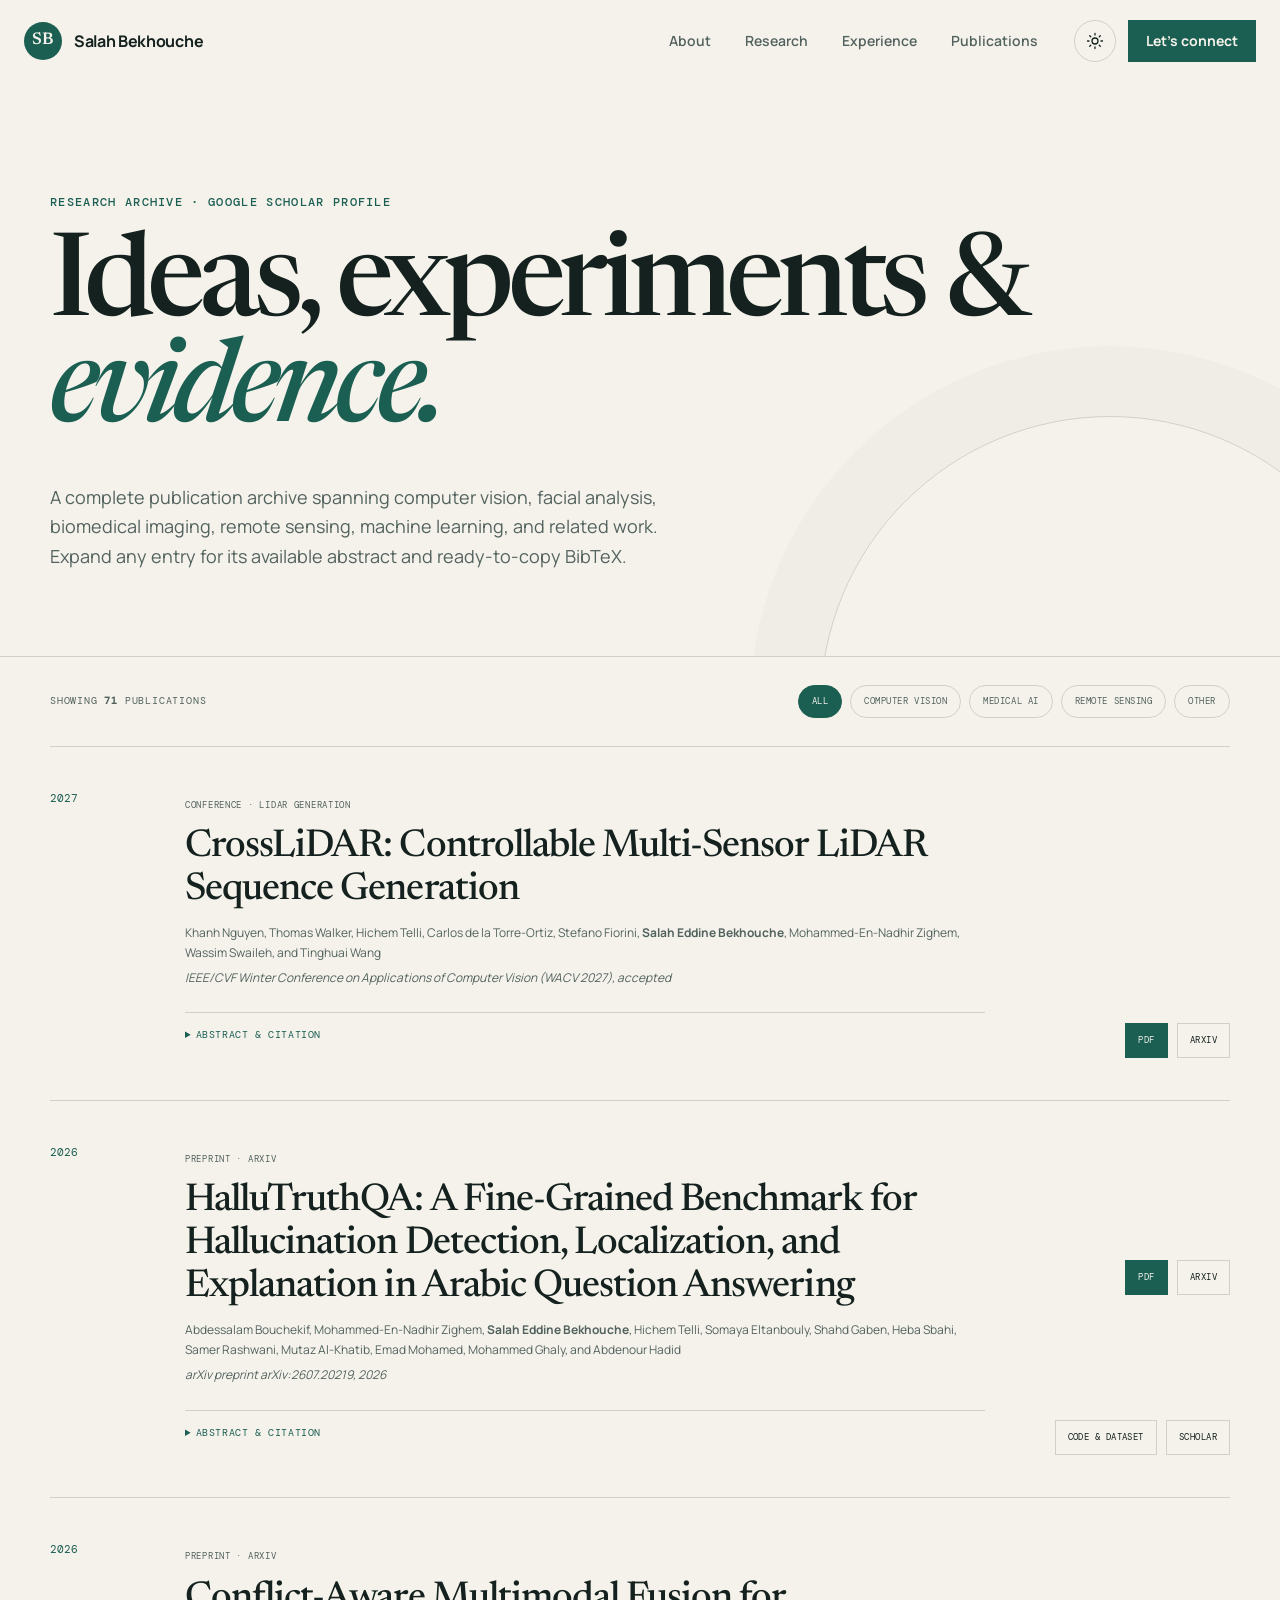
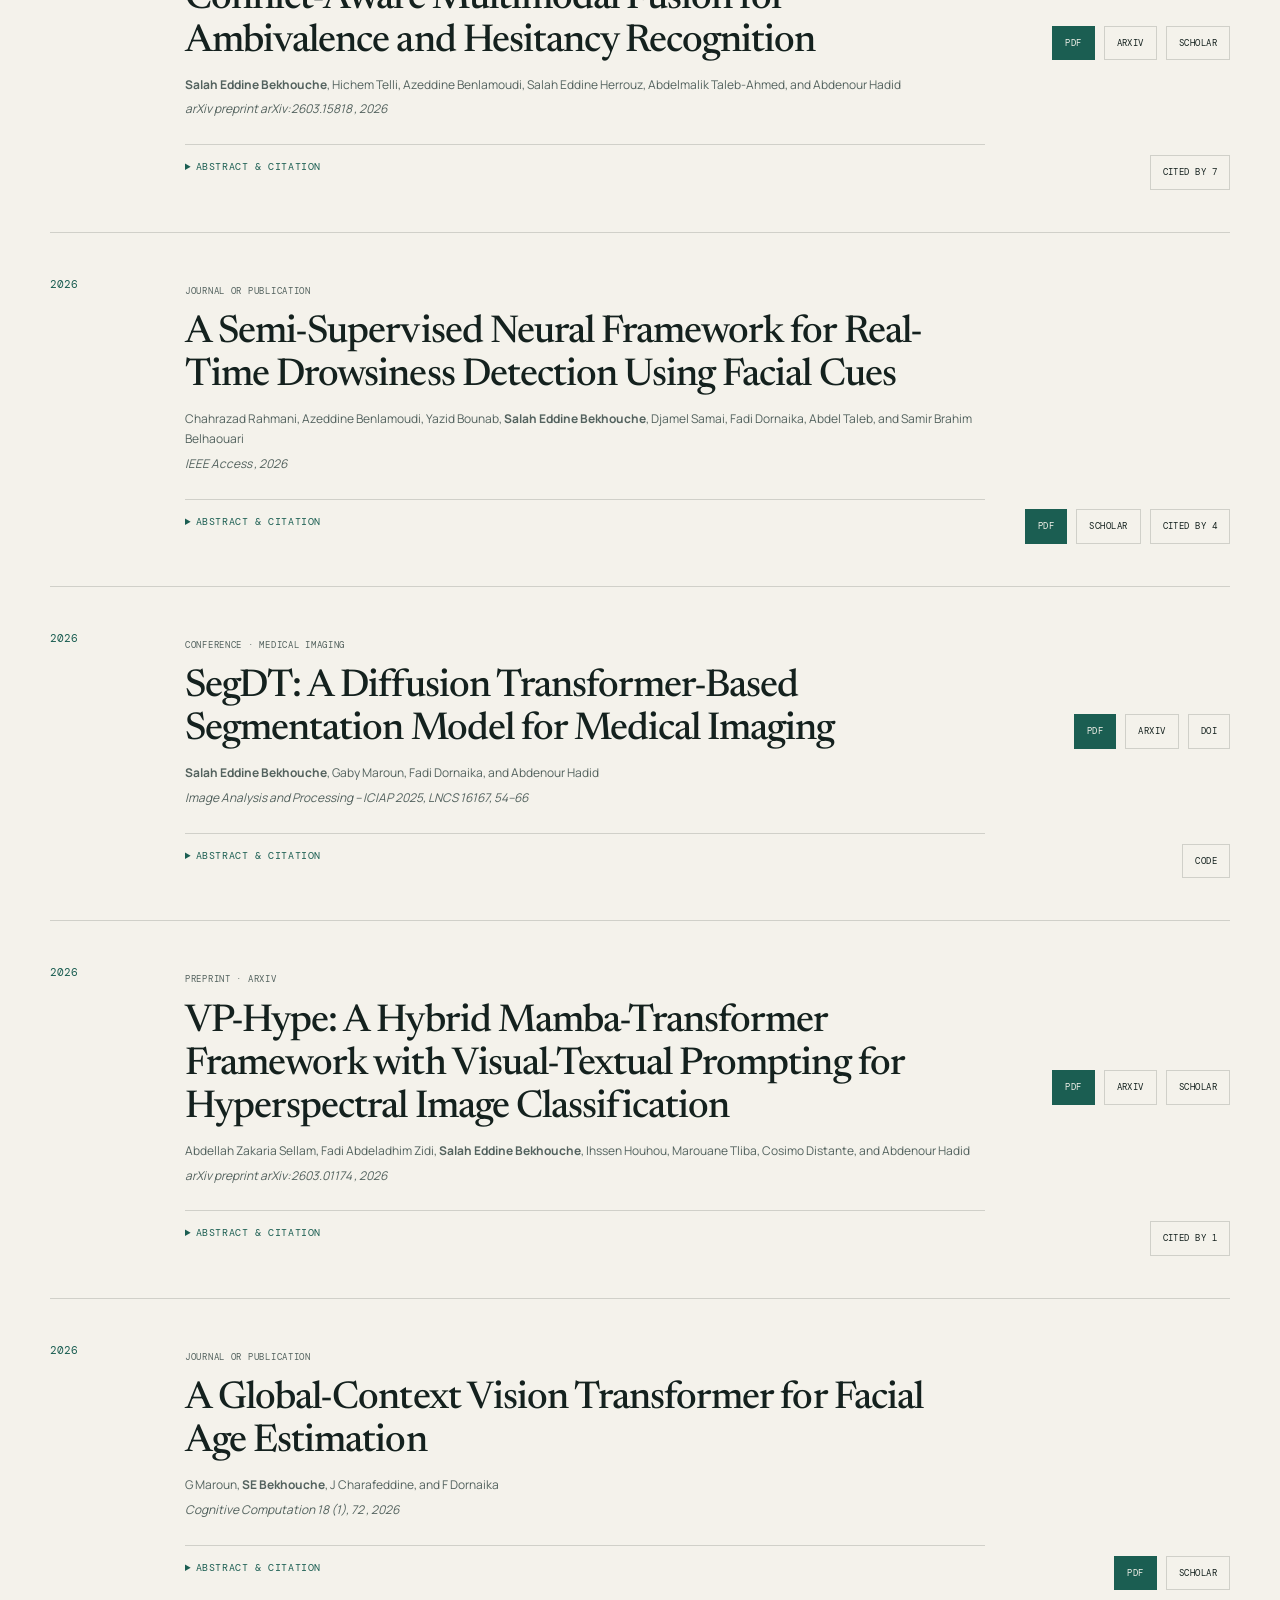
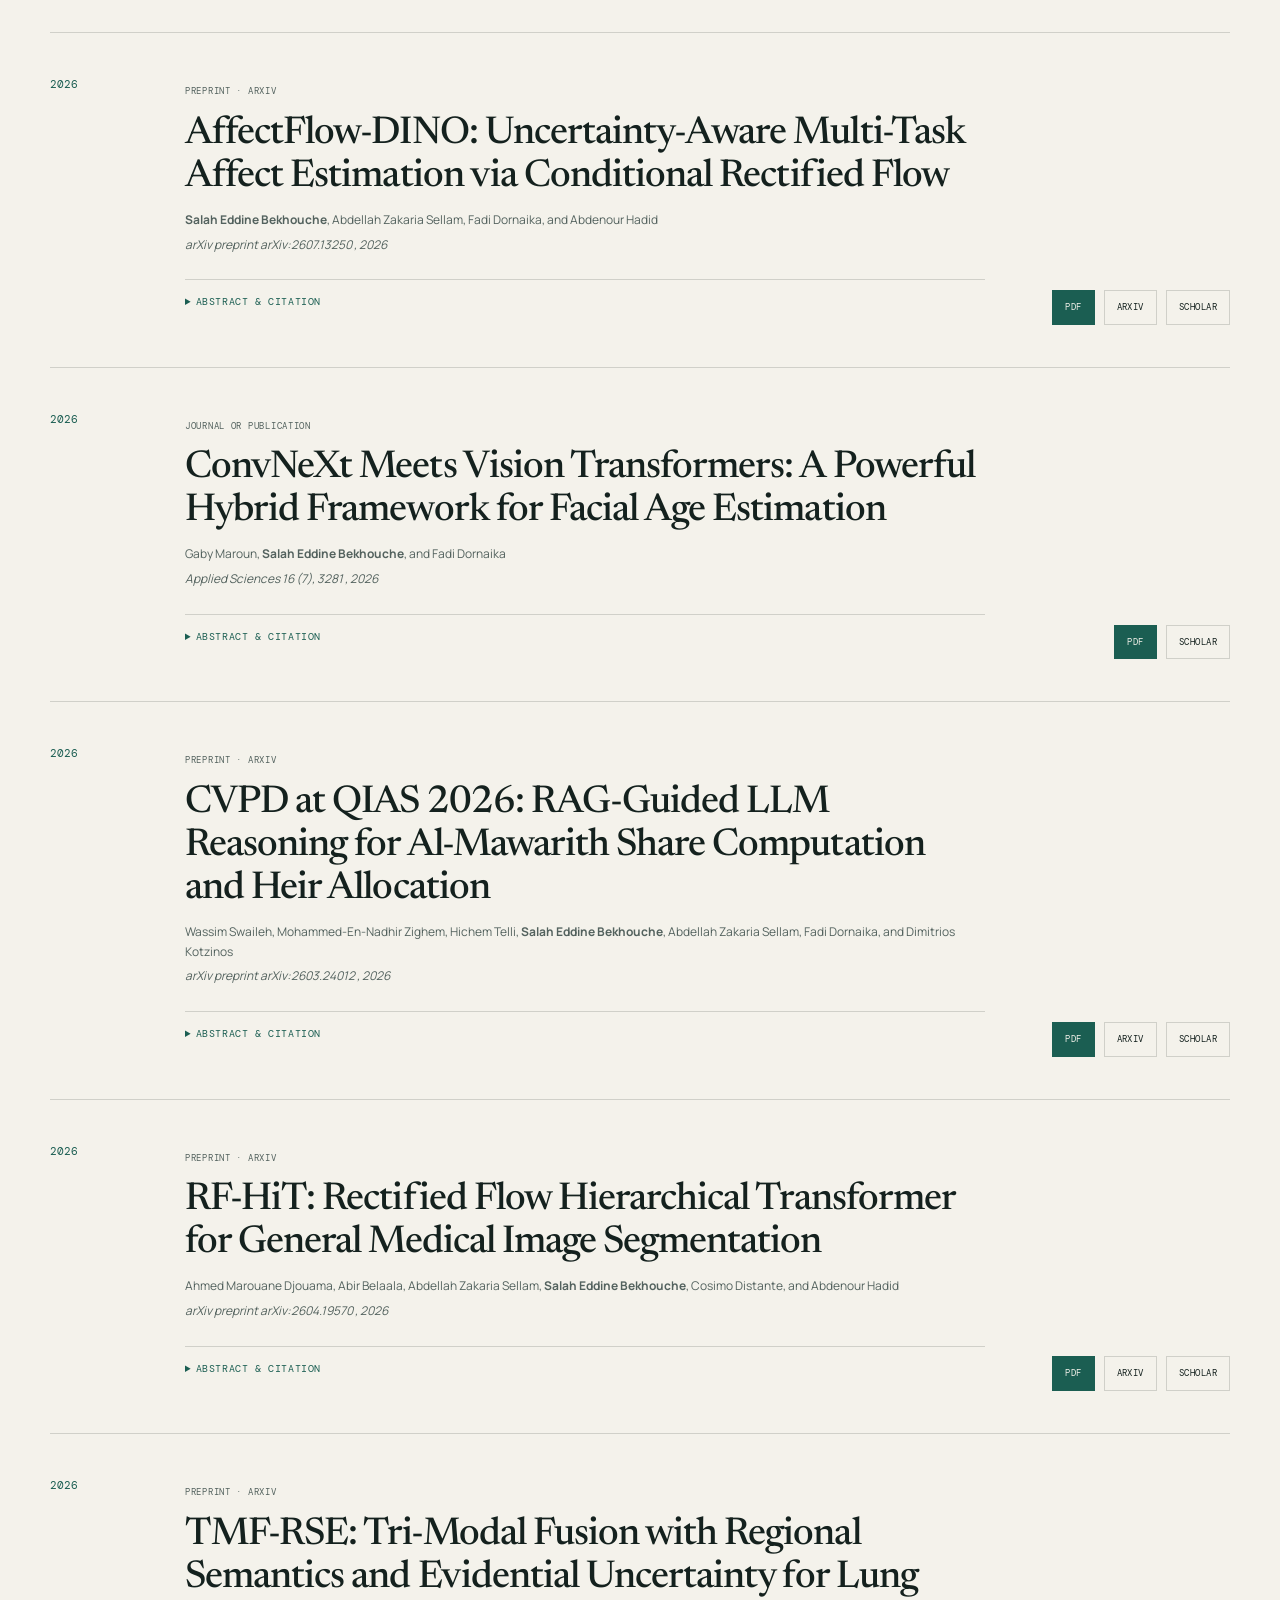
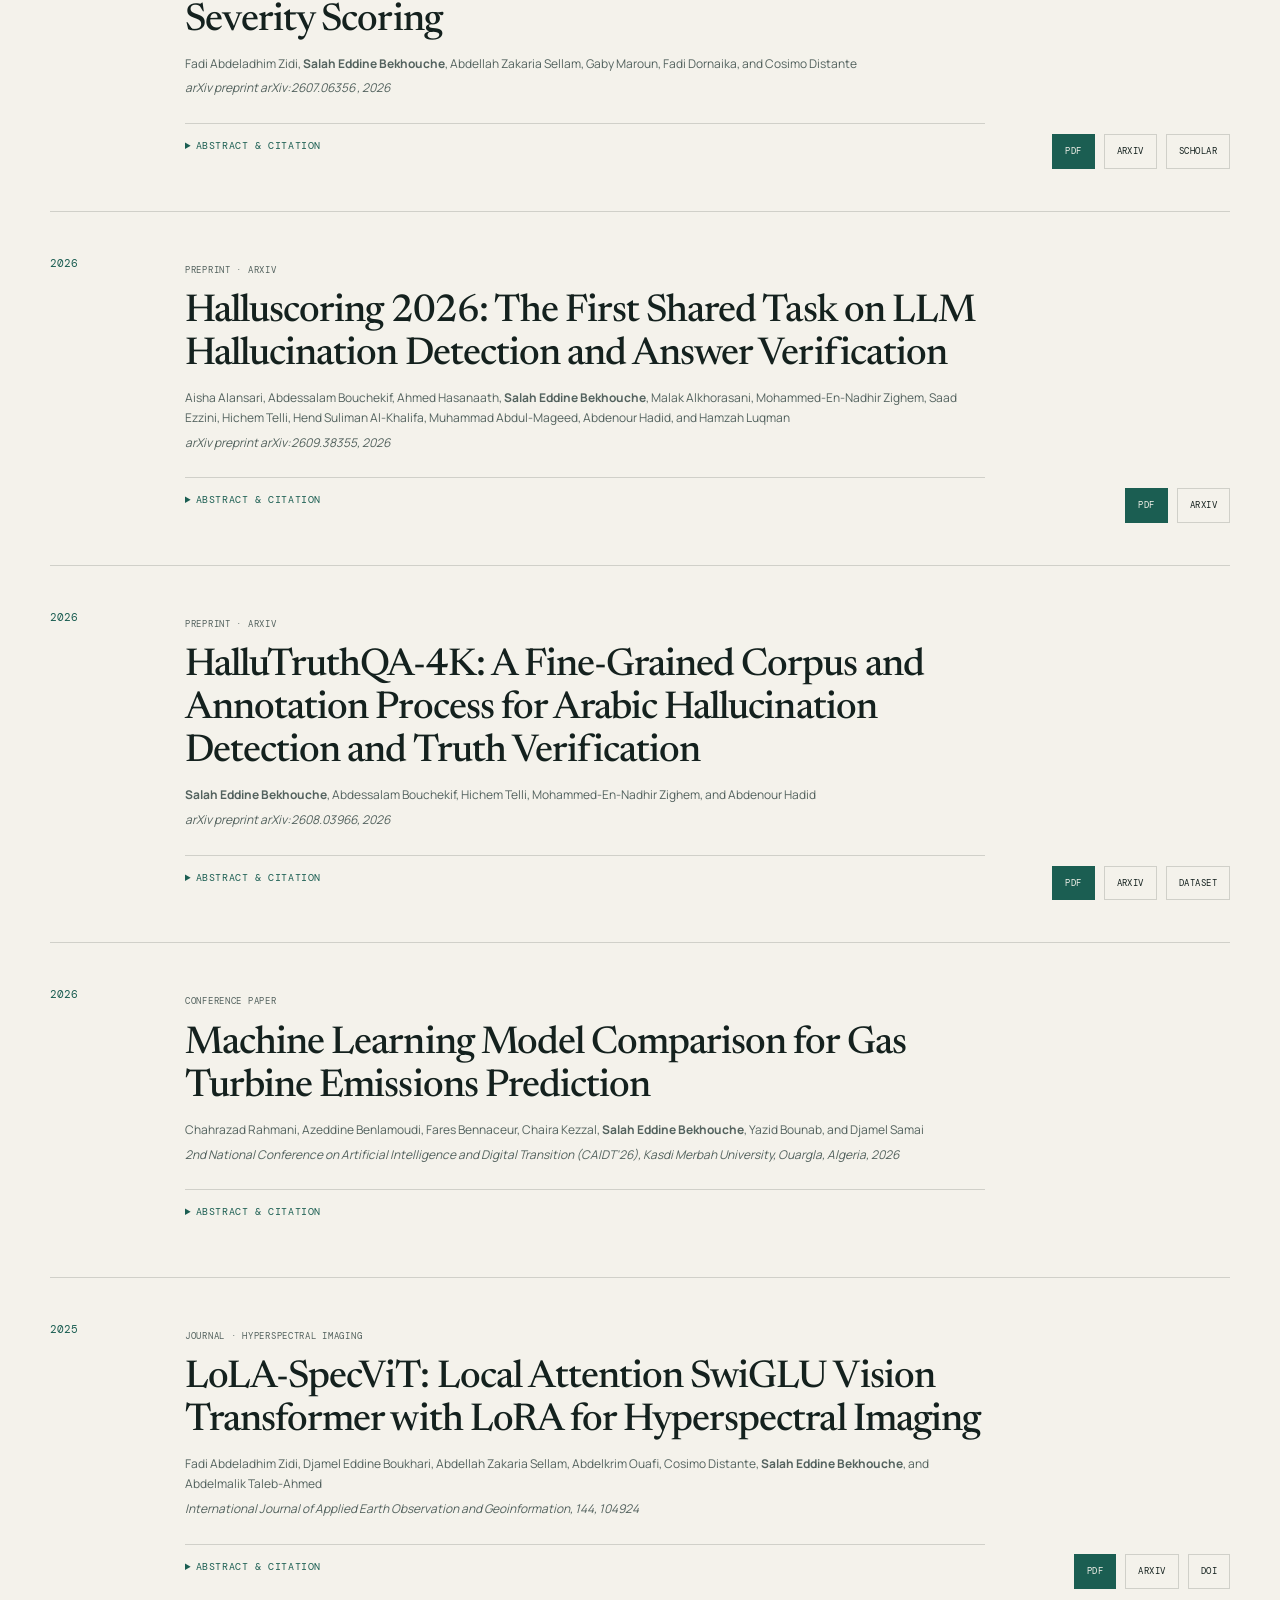
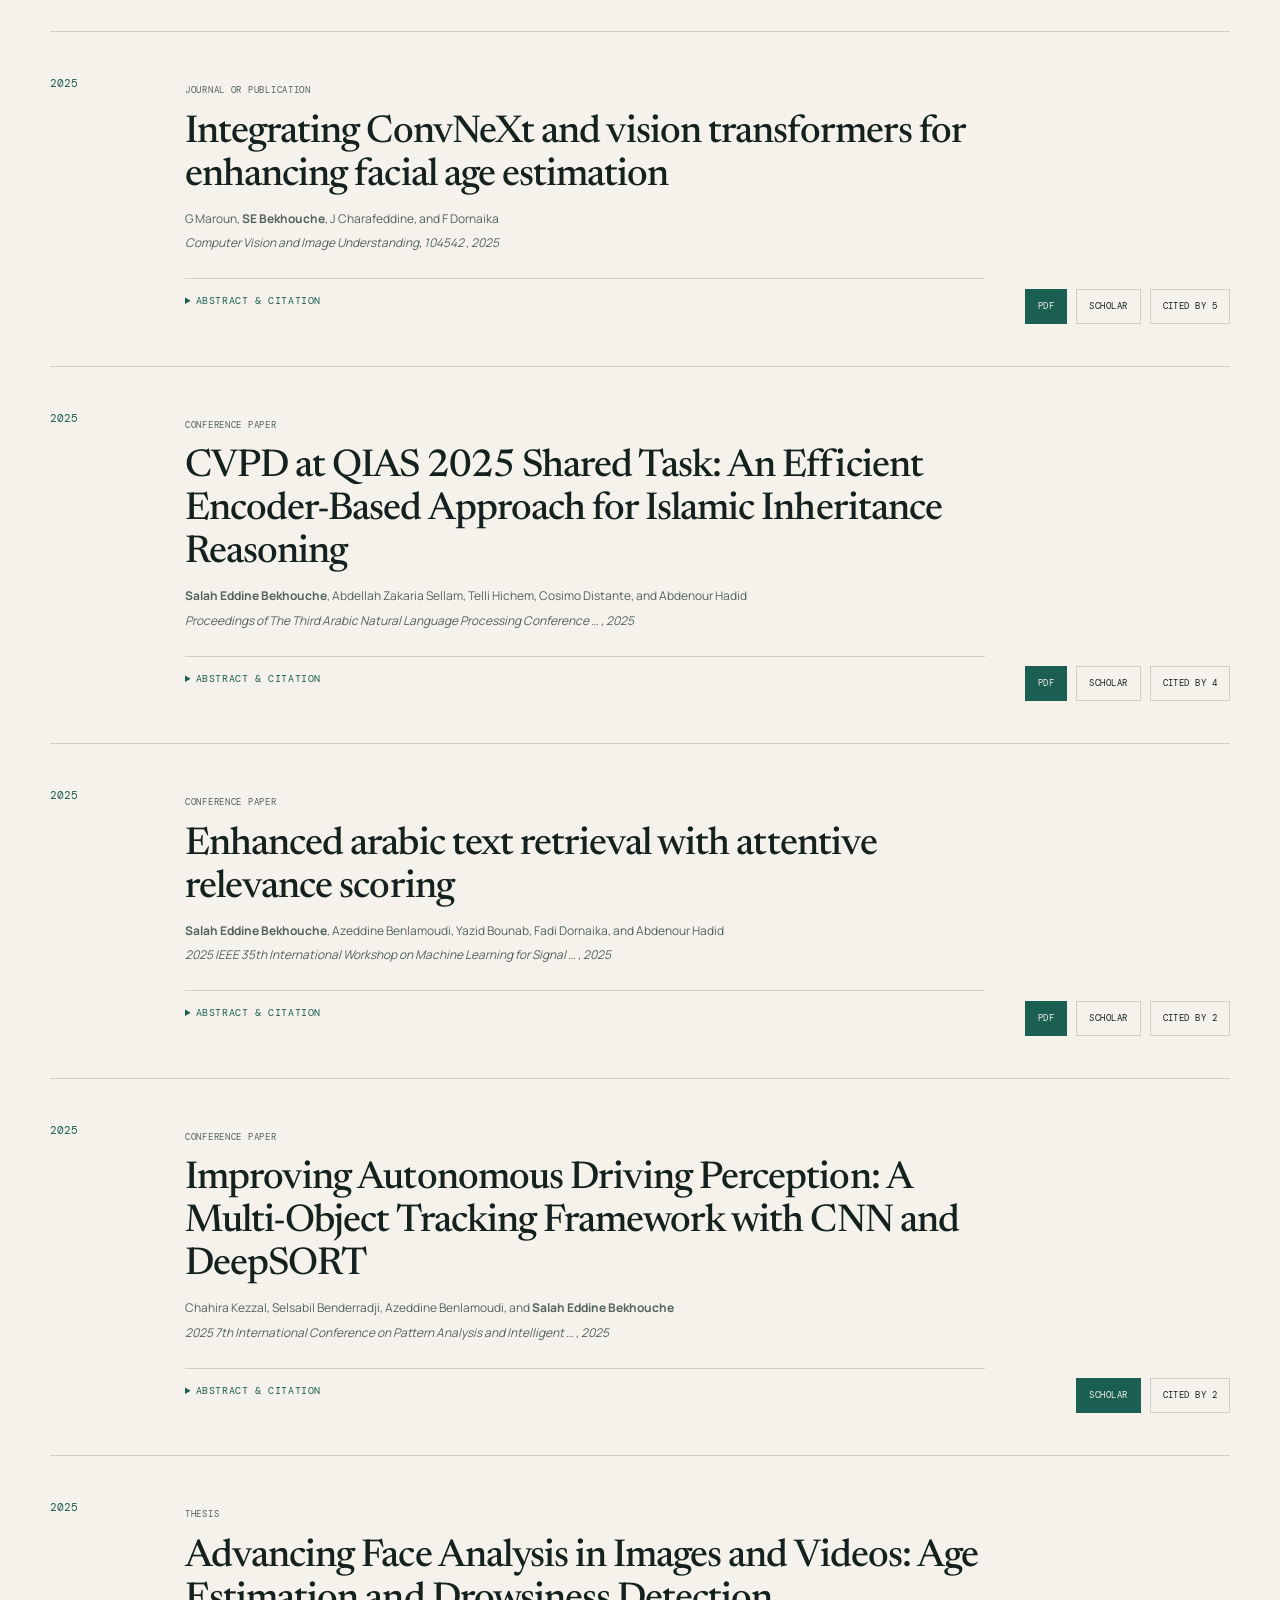
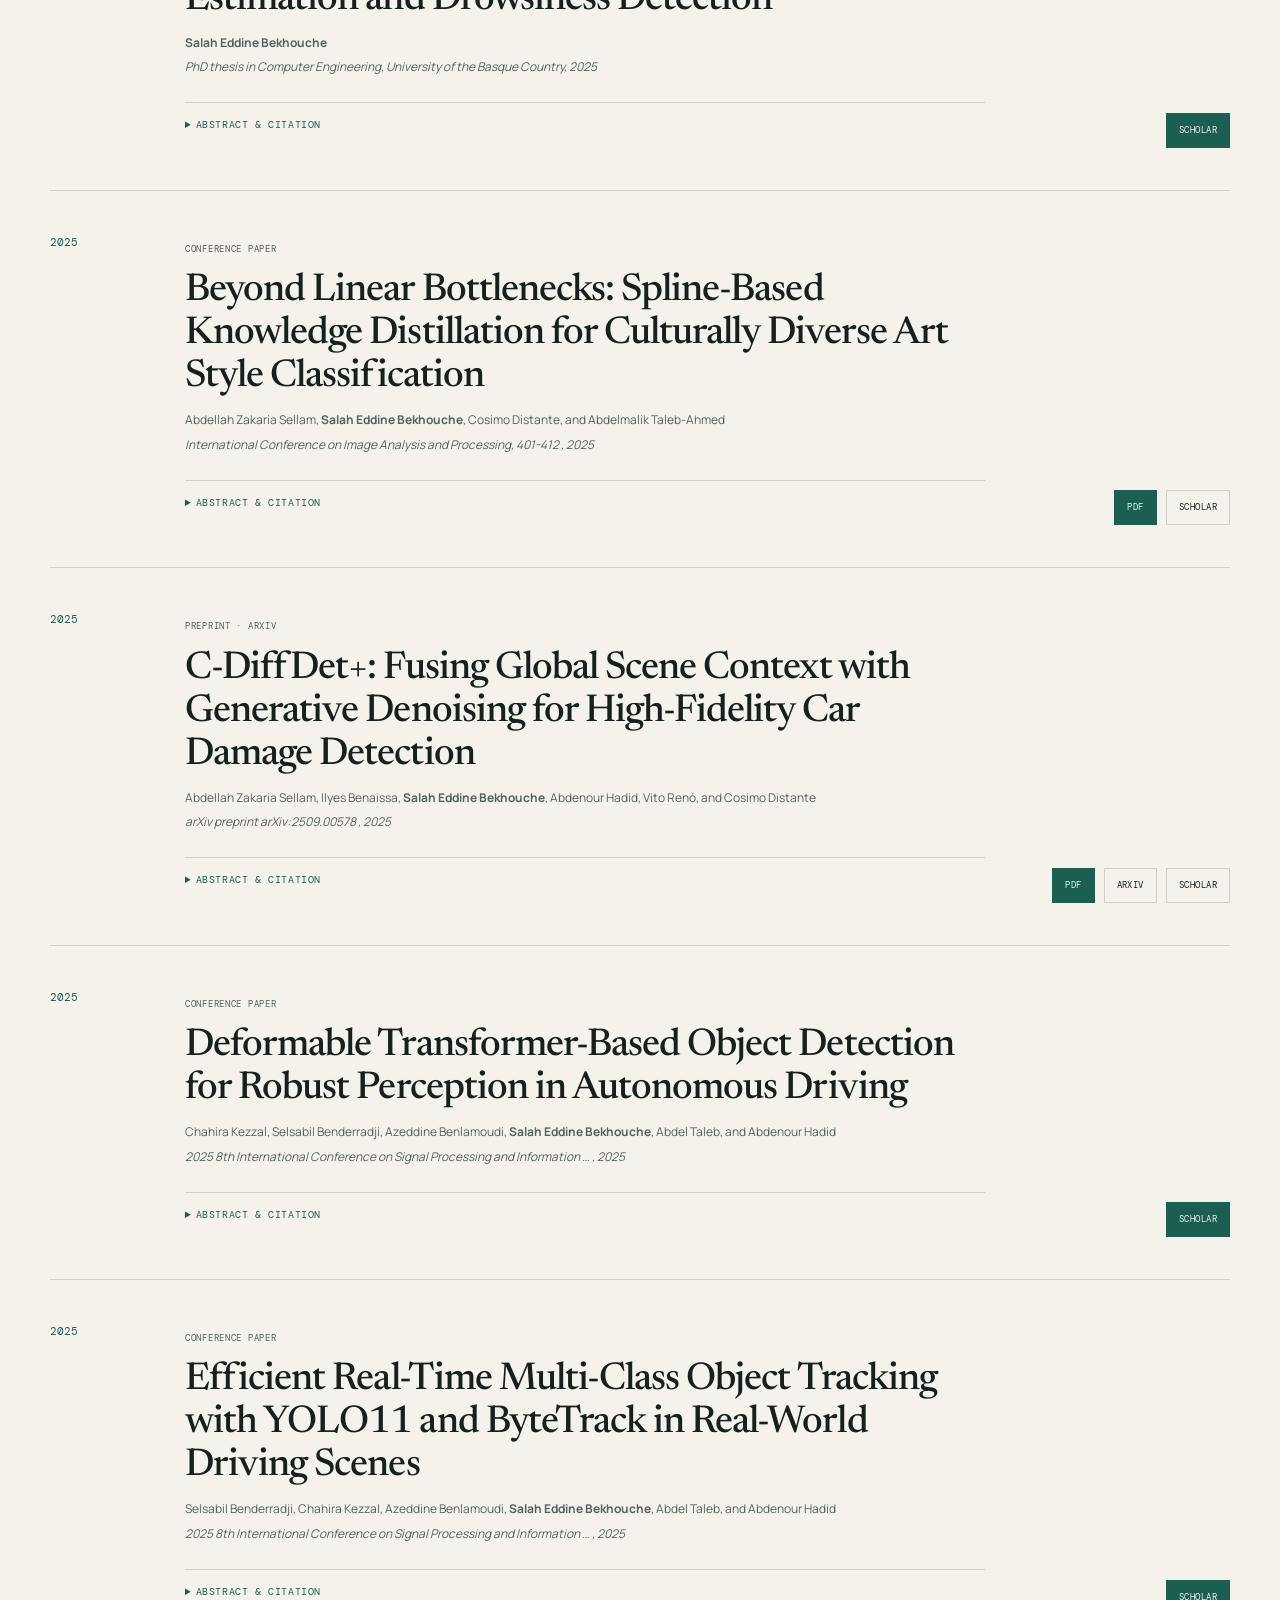
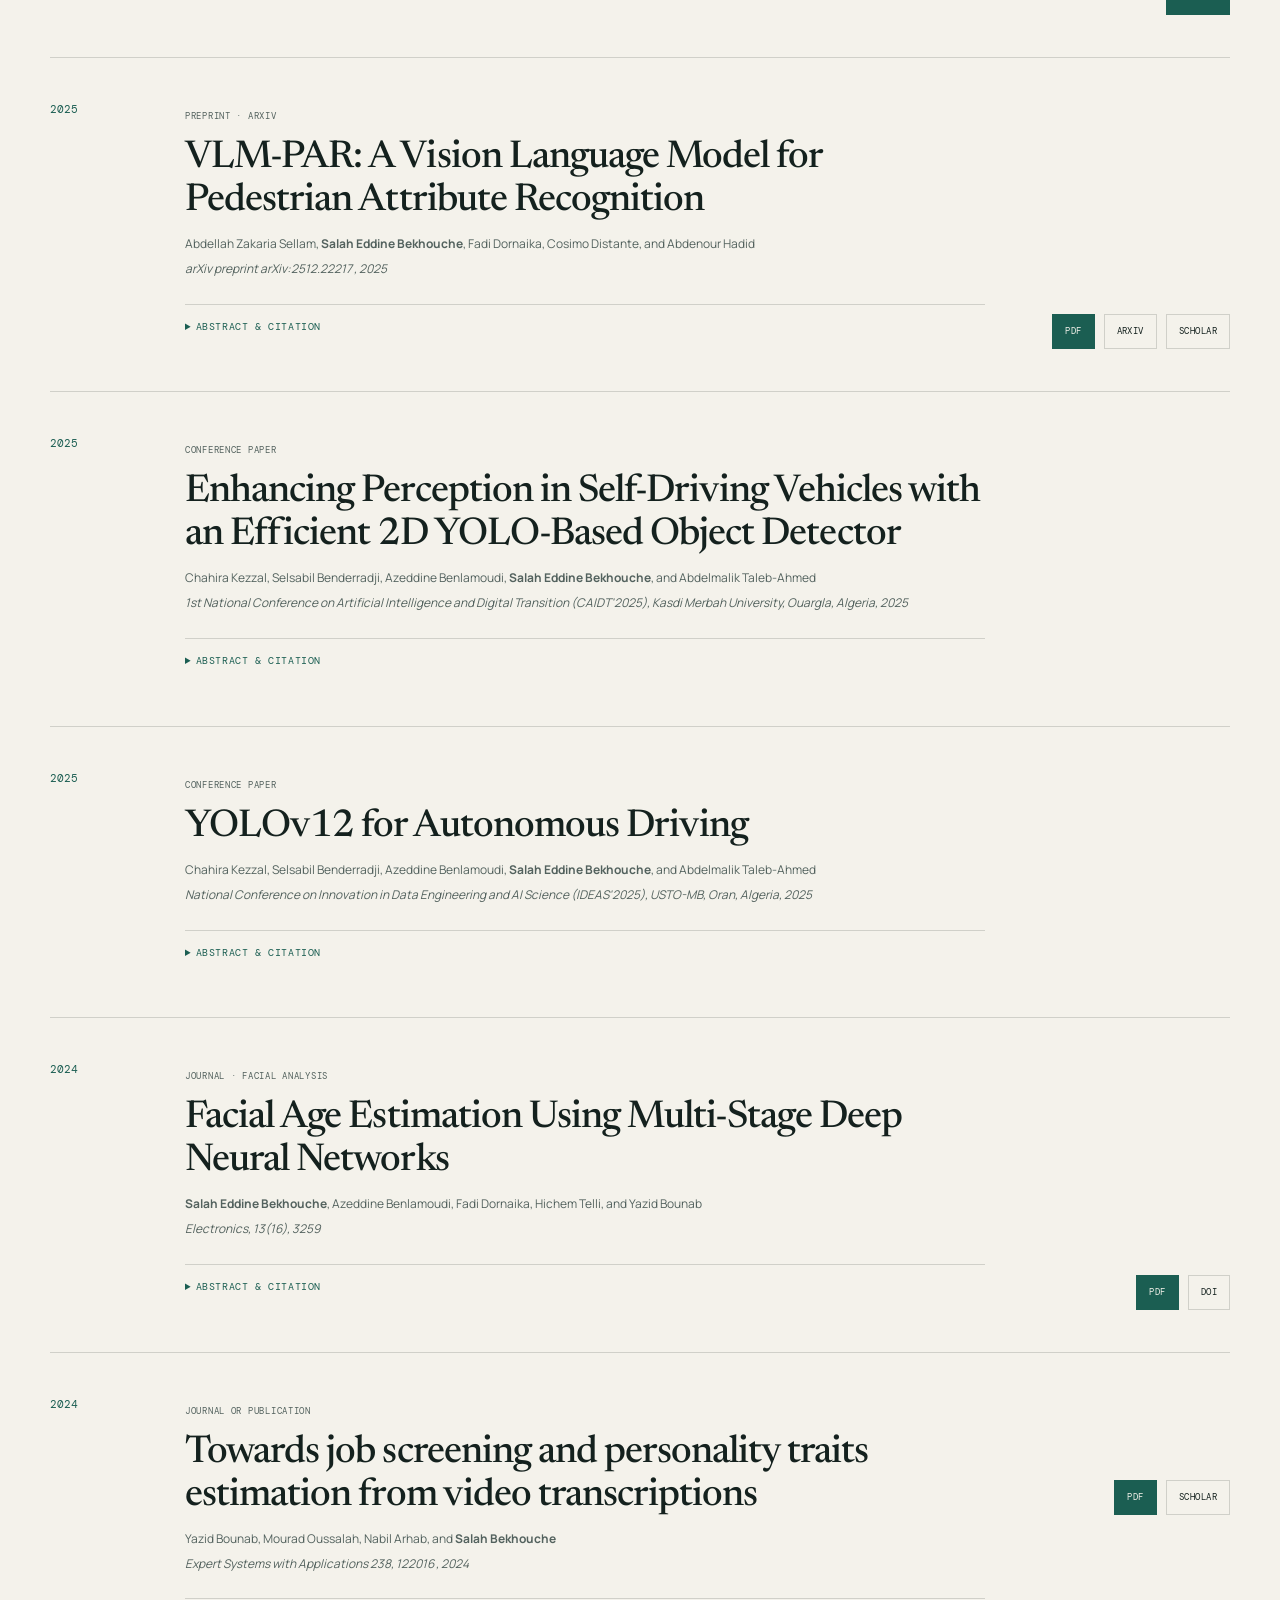
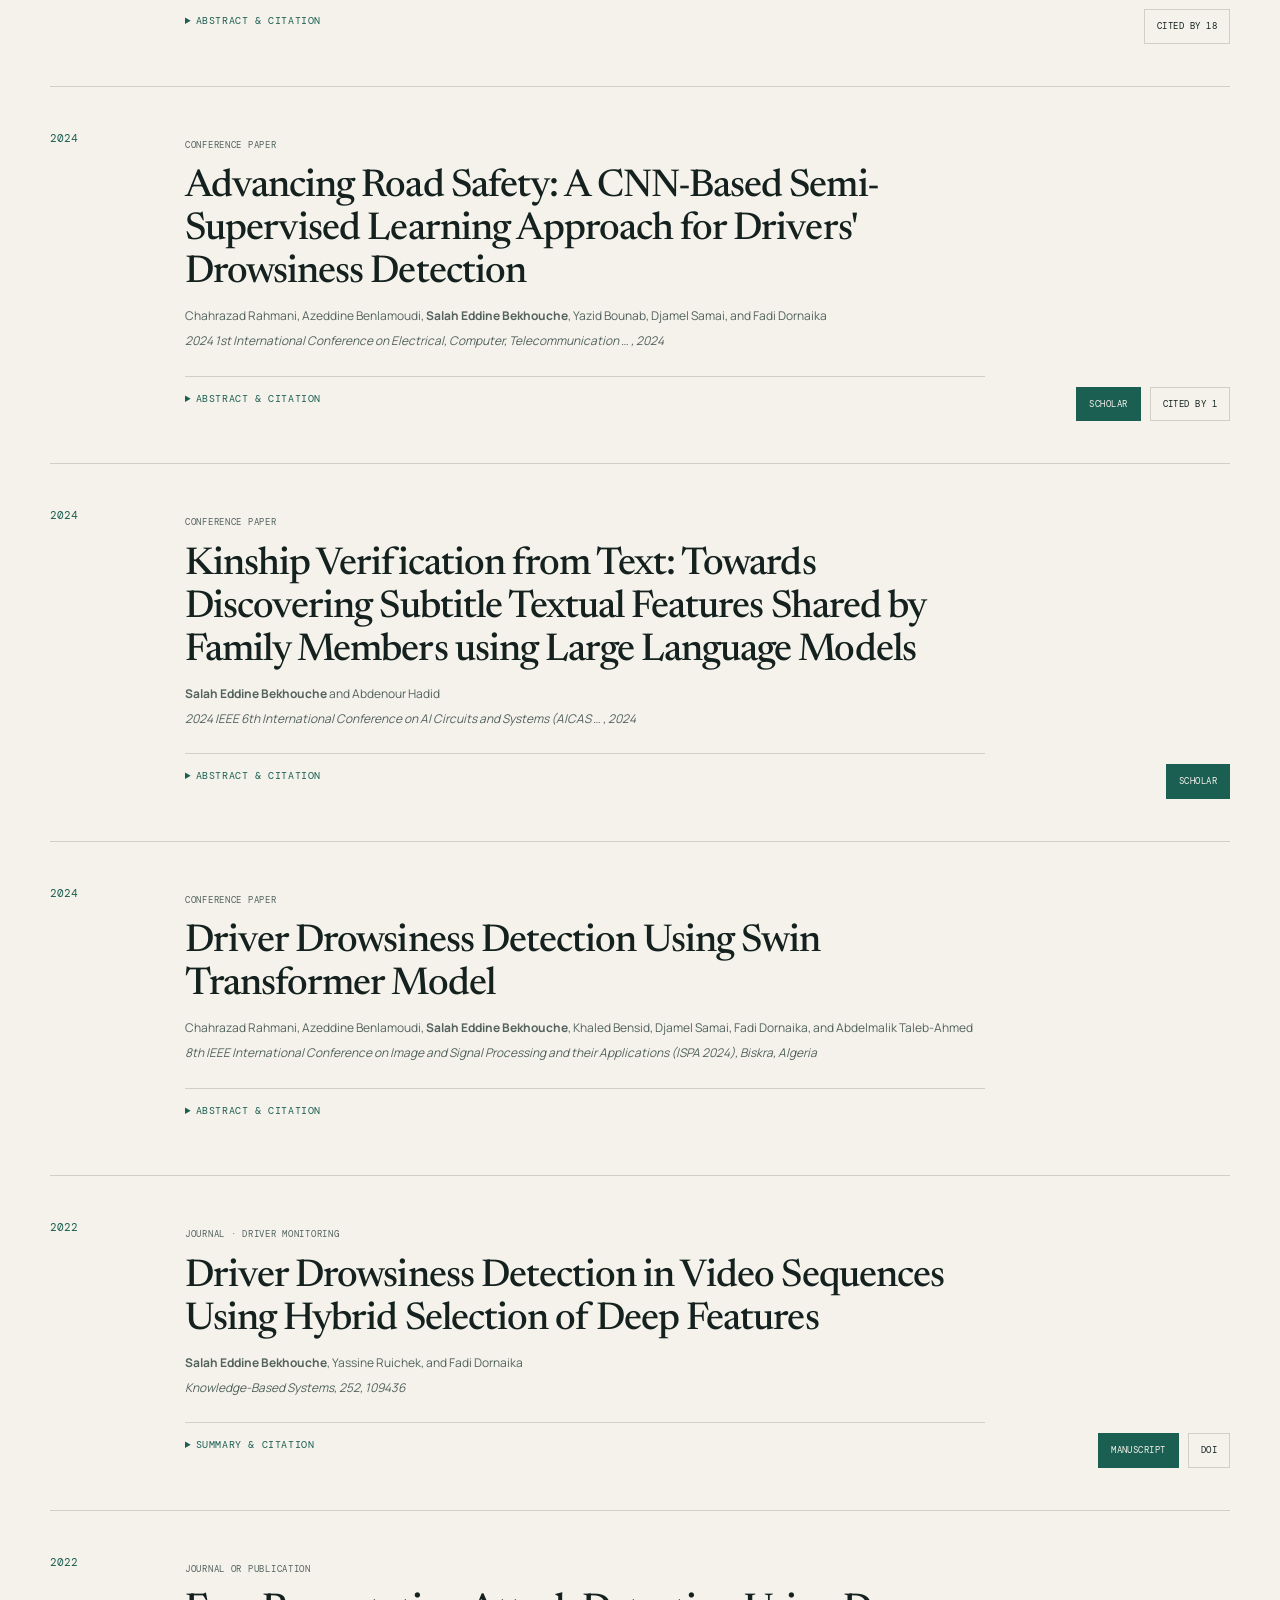
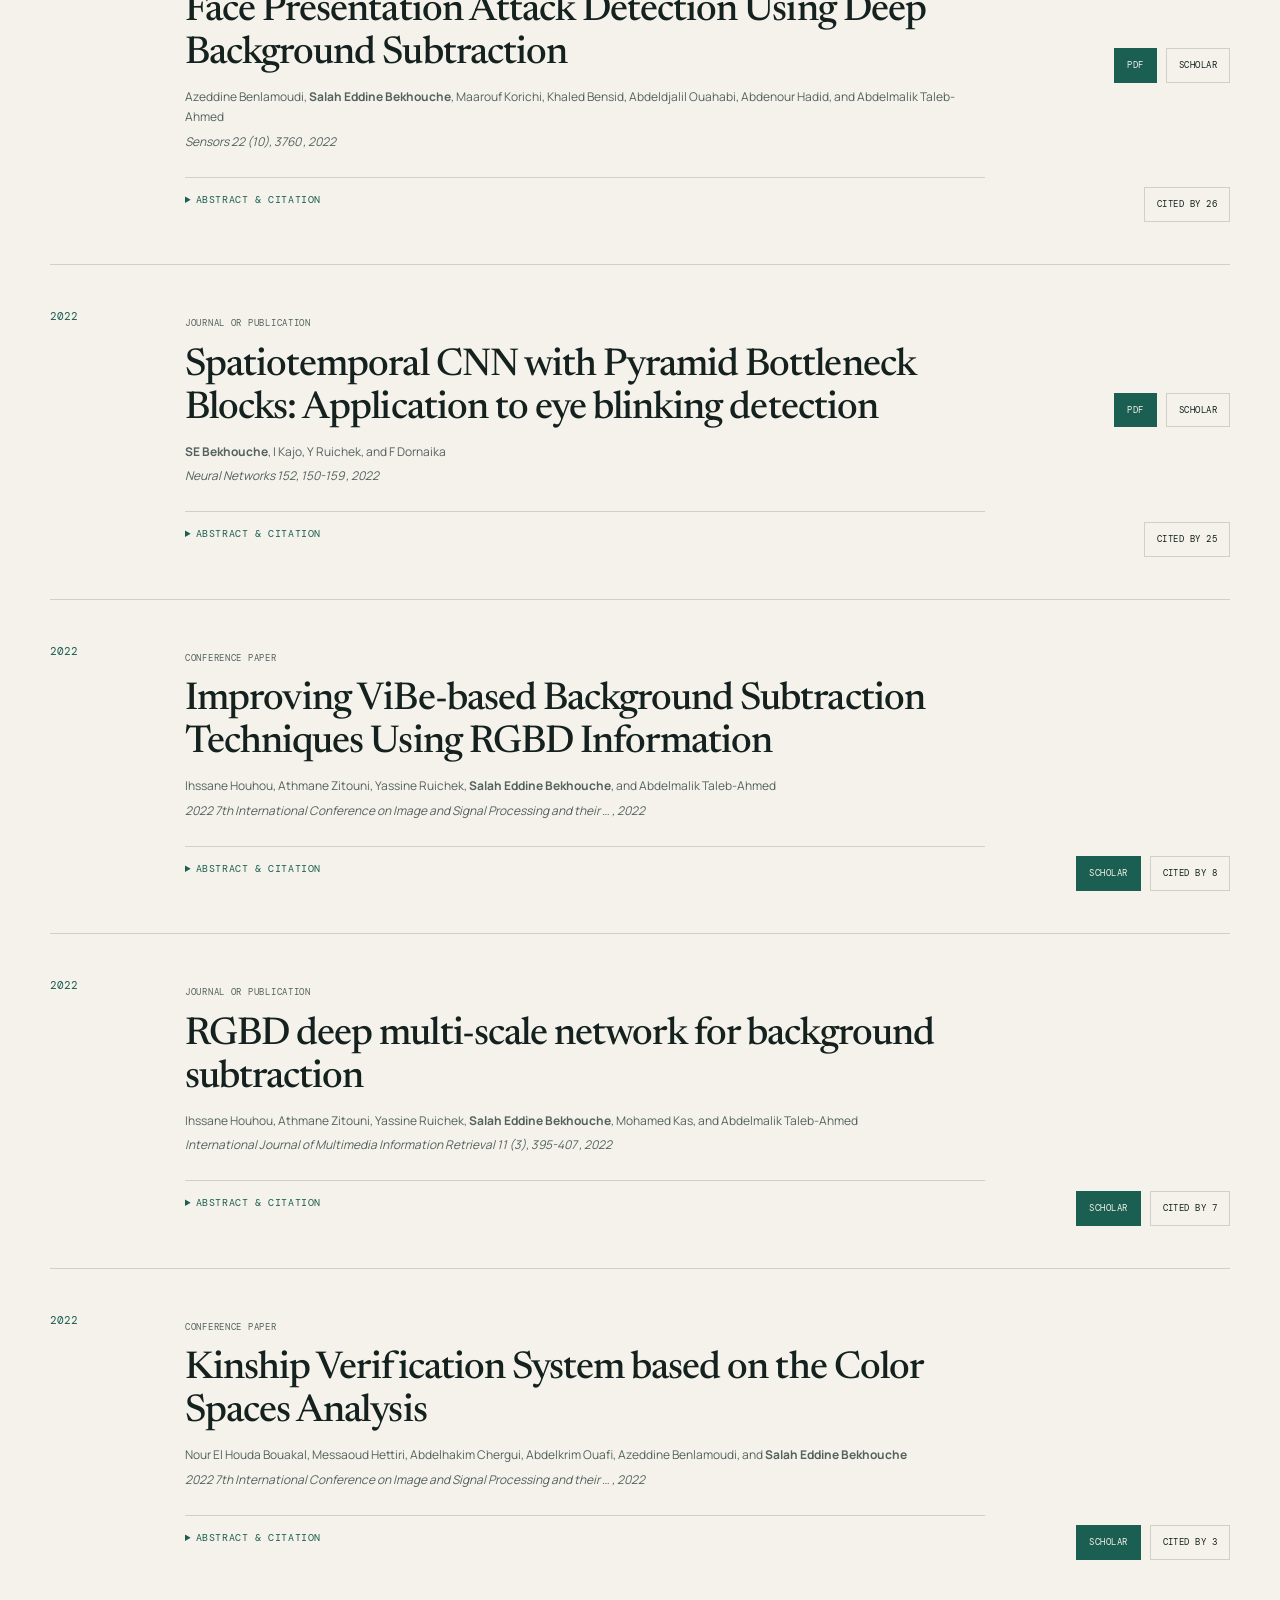
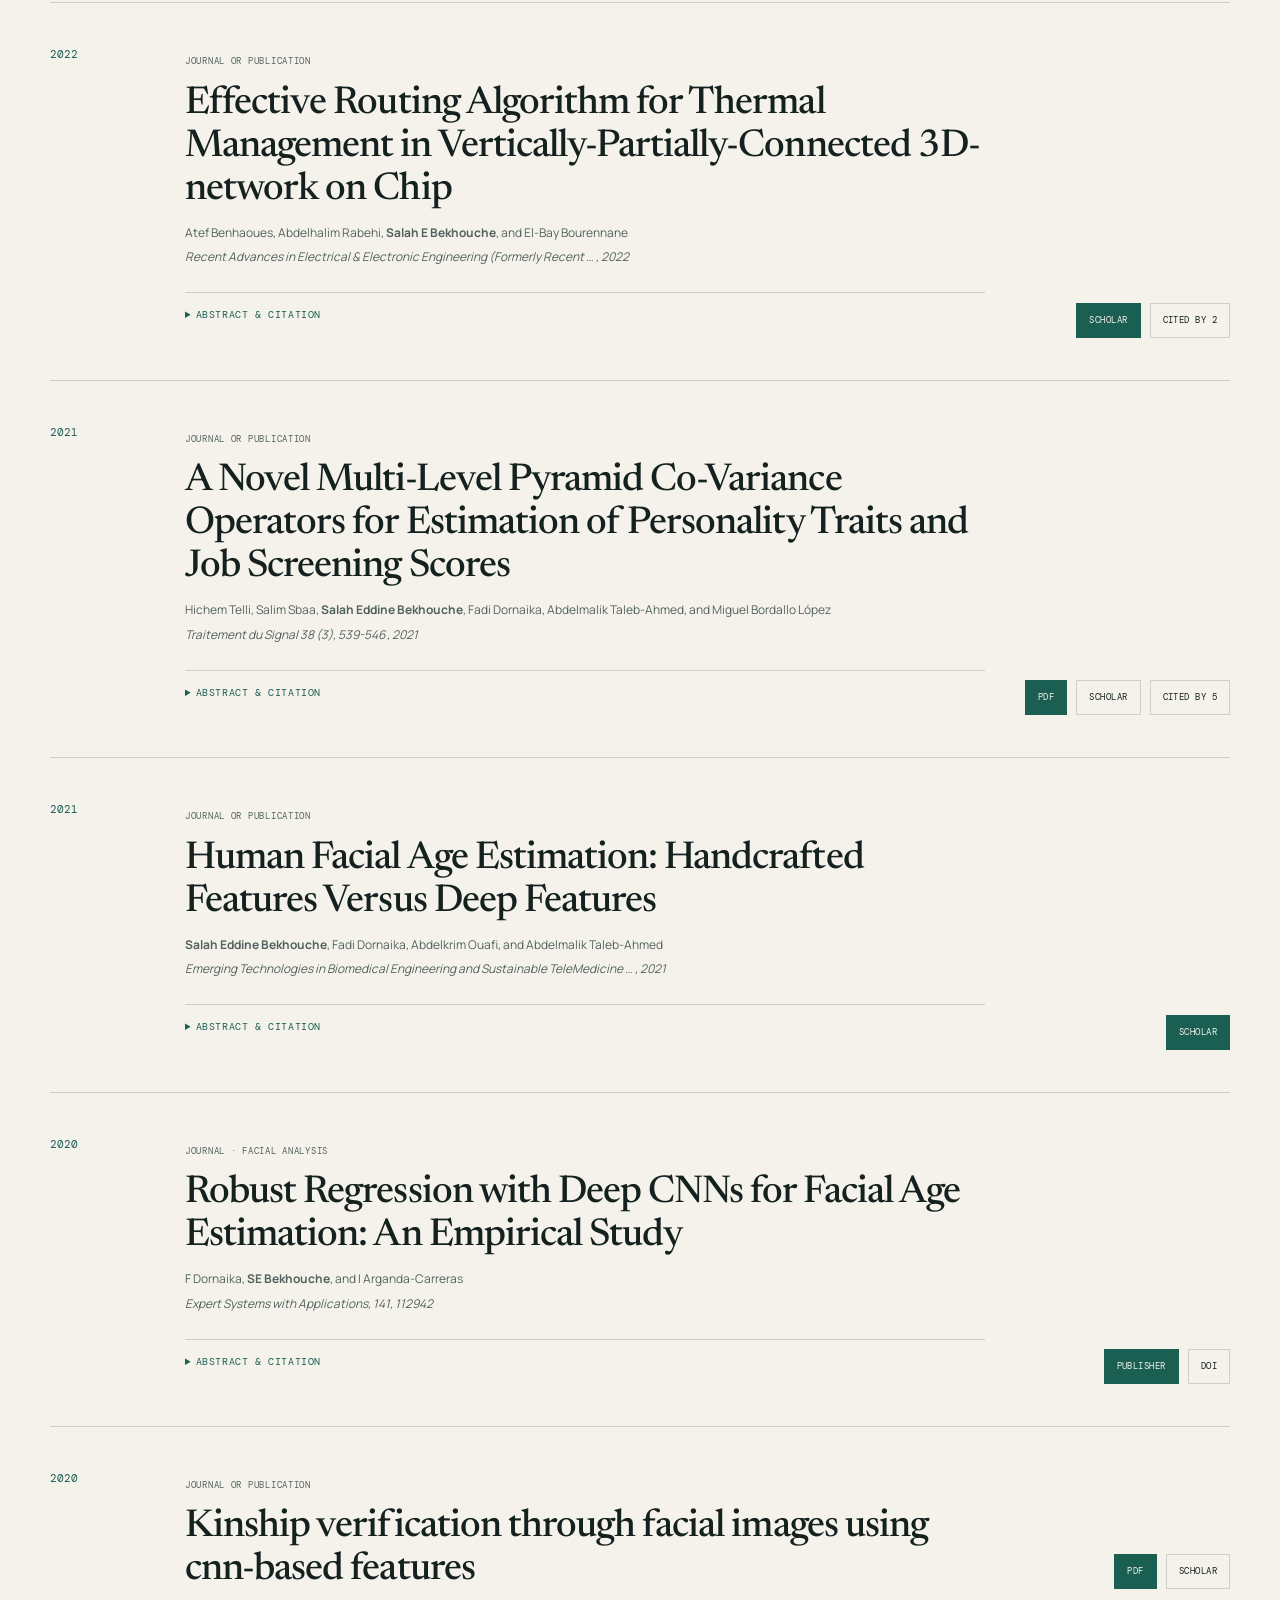
<file: publications.html>
<!doctype html>
<html lang="en">
  <head>
    <meta charset="utf-8" />
    <meta name="viewport" content="width=device-width, initial-scale=1" />
    <meta
      name="description"
      content="Publications by Salah Eddine Bekhouche in computer vision, facial analysis, medical imaging, remote sensing, and machine learning."
    />
    <meta name="author" content="Salah Eddine Bekhouche" />
    <meta name="theme-color" content="#f4f2eb" />
    <meta name="color-scheme" content="light dark" />

    <title>Publications | Salah Eddine Bekhouche</title>
    <link rel="canonical" href="https://salah.bekhouche.com/publications.html" />
    <link rel="icon" href="data:image/svg+xml,<svg xmlns=%22http://www.w3.org/2000/svg%22 viewBox=%220 0 100 100%22><rect width=%22100%22 height=%22100%22 rx=%2224%22 fill=%22%231b5e52%22/><text x=%2250%22 y=%2267%22 text-anchor=%22middle%22 font-size=%2252%22 fill=%22white%22 font-family=%22Arial%22>SB</text></svg>" />

    <meta property="og:type" content="website" />
    <meta property="og:title" content="Publications | Salah Eddine Bekhouche" />
    <meta
      property="og:description"
      content="Research papers in computer vision, facial analysis, medical imaging, remote sensing, and machine learning."
    />
    <meta property="og:url" content="https://salah.bekhouche.com/publications.html" />

    <link rel="preconnect" href="https://fonts.googleapis.com" />
    <link rel="preconnect" href="https://fonts.gstatic.com" crossorigin />
    <link
      href="https://fonts.googleapis.com/css2?family=DM+Mono:wght@400;500&family=Manrope:wght@400;500;600;700&family=Newsreader:opsz,wght@6..72,500;6..72,600&display=swap"
      rel="stylesheet"
    />
    <link rel="stylesheet" href="styles.css" />
  </head>
  <body>
    <a class="skip-link" href="#main-content">Skip to content</a>

    <header class="site-header" id="top">
      <div class="nav-shell">
        <a class="wordmark" href="index.html" aria-label="Salah Bekhouche, home">
          <span class="wordmark-mark">SB</span>
          <span class="wordmark-name">Salah Bekhouche</span>
        </a>

        <nav class="desktop-nav" aria-label="Primary navigation">
          <a href="index.html#about">About</a>
          <a href="index.html#research">Research</a>
          <a href="index.html#experience">Experience</a>
          <a href="publications.html" aria-current="page">Publications</a>
        </nav>

        <div class="nav-actions">
          <button class="icon-button theme-toggle" type="button" aria-label="Switch to dark theme">
            <svg class="sun-icon" viewBox="0 0 24 24" aria-hidden="true">
              <circle cx="12" cy="12" r="4"></circle>
              <path d="M12 2v2M12 20v2M4.93 4.93l1.42 1.42M17.66 17.66l1.41 1.41M2 12h2M20 12h2M4.93 19.07l1.42-1.42M17.66 6.34l1.41-1.41"></path>
            </svg>
            <svg class="moon-icon" viewBox="0 0 24 24" aria-hidden="true">
              <path d="M21 12.79A9 9 0 1 1 11.21 3 7 7 0 0 0 21 12.79Z"></path>
            </svg>
          </button>
          <a class="button button-small desktop-contact" href="index.html#contact">Let's connect</a>
          <button
            class="icon-button menu-toggle"
            type="button"
            aria-label="Open navigation"
            aria-controls="mobile-nav"
            aria-expanded="false"
          >
            <span></span><span></span>
          </button>
        </div>
      </div>

      <nav class="mobile-nav" id="mobile-nav" aria-label="Mobile navigation" hidden>
        <a href="index.html#about">About</a>
        <a href="index.html#research">Research</a>
        <a href="index.html#experience">Experience</a>
        <a href="publications.html">Publications</a>
        <a href="index.html#contact">Let's connect</a>
      </nav>
    </header>

    <main id="main-content">
      <header class="subpage-header">
        <div class="section-shell">
          <p class="eyebrow reveal">Research archive · Google Scholar profile</p>
          <h1 class="reveal">Ideas, experiments &amp; <em>evidence.</em></h1>
          <p class="subpage-intro reveal">
            A complete publication archive spanning computer vision, facial analysis, biomedical
            imaging, remote sensing, machine learning, and related work. Expand any entry for its
            available abstract and ready-to-copy BibTeX.
          </p>
        </div>
      </header>

      <section class="section-shell" aria-labelledby="publication-list-title">
        <div class="library-toolbar">
          <p class="library-count" id="publication-list-title">
            Showing <strong>71</strong> publications
          </p>
          <div class="library-filters" aria-label="Filter publications">
            <button class="filter-button active" type="button" data-filter="all" aria-pressed="true">All</button>
            <button class="filter-button" type="button" data-filter="vision" aria-pressed="false">Computer vision</button>
            <button class="filter-button" type="button" data-filter="medical" aria-pressed="false">Medical AI</button>
            <button class="filter-button" type="button" data-filter="remote" aria-pressed="false">Remote sensing</button>
            <button class="filter-button" type="button" data-filter="other" aria-pressed="false">Other</button>
          </div>
        </div>

        <div class="library-list">
          <!-- PUBLICATIONS:START -->
          <article class="library-item reveal" id="crosslidar" data-topic="vision">
            <div class="library-year">2027</div>
            <div>
              <span class="library-type">Conference · LiDAR generation</span>
              <h2>CrossLiDAR: Controllable Multi-Sensor LiDAR Sequence Generation</h2>
              <p class="library-authors">
                Khanh Nguyen, Thomas Walker, Hichem Telli, Carlos de la Torre-Ortiz, Stefano Fiorini, <strong>Salah Eddine Bekhouche</strong>, Mohammed-En-Nadhir Zighem, Wassim Swaileh, and Tinghuai Wang
              </p>
              <p class="library-venue">IEEE/CVF Winter Conference on Applications of Computer Vision (WACV 2027), accepted</p>
              <details class="paper-details">
                <summary>Abstract &amp; citation</summary>
                <div class="paper-details-content">
                  <h3>Abstract</h3>
                  <p class="paper-abstract">
                    High-fidelity LiDAR simulation remains a bottleneck for scalable development and validation
                    of autonomous systems. Existing generators can synthesize realistic scans, but they are
                    typically constrained to a single sensor configuration, offer limited control over structure
                    and geometry, and drift in long-horizon 4D generation. We present CrossLiDAR, a unified
                    transformer-based framework capable of generating controllable and spatio-temporally
                    consistent multi-sensor LiDAR sequences. Our approach leverages a rectified flow objective
                    with a Multi-Modal Diffusion Transformer (MM-DiT) backbone, within a compact latent space of
                    range images. To support multiple LiDAR sensors, an Inter-sensor Module enables interaction
                    across sensors, while a ControlNet-style branch provides structural conditioning (e.g., BEV
                    priors or 3D bounding boxes). For modeling the temporal consistency, CrossLiDAR generates
                    short N-frame sequences and extends them autoregressively to improve long-horizon coherence.
                    Our model significantly outperforms state-of-the-art baselines, achieving an average
                    improvement of 29.56% in JSD and 15.36% in MMD evaluated on nuScenes and the Waymo Dataset.
                    CrossLiDAR bridges the gap to modern autonomous-driving simulation by enabling
                    calibration-consistent multi-sensor LiDAR rollouts over long horizons for controllable,
                    scenario-based testing.
                  </p>
                  <h3>BibTeX</h3>
                  <div class="citation-box">
                    <pre><code>@inproceedings{nguyen2027crosslidar,
  title = {CrossLiDAR: Controllable Multi-Sensor LiDAR Sequence Generation},
  author = {Khanh Nguyen and Thomas Walker and Hichem Telli and Carlos de la Torre-Ortiz and Stefano Fiorini and Salah Eddine Bekhouche and Mohammed-En-Nadhir Zighem and Wassim Swaileh and Tinghuai Wang},
  booktitle = {IEEE/CVF Winter Conference on Applications of Computer Vision (WACV)},
  year = {2027},
  eprint = {2611.11131},
  archivePrefix = {arXiv}
}</code></pre>
                  </div>
                  <button class="action-link copy-citation" type="button">Copy BibTeX</button>
                </div>
              </details>
            </div>
            <div class="library-actions">
              <a class="action-link primary" href="https://arxiv.org/pdf/2611.11131">PDF</a>
              <a class="action-link" href="https://arxiv.org/abs/2611.11131">arXiv</a>
            </div>
          </article>

          <article class="library-item reveal" id="hallutruthqa" data-topic="other">
            <div class="library-year">2026</div>
            <div>
              <span class="library-type">Preprint · arXiv</span>
              <h2>HalluTruthQA: A Fine-Grained Benchmark for Hallucination Detection, Localization, and Explanation in Arabic Question Answering</h2>
              <p class="library-authors">
                Abdessalam Bouchekif, Mohammed-En-Nadhir Zighem, <strong>Salah Eddine Bekhouche</strong>, Hichem Telli, Somaya Eltanbouly, Shahd Gaben, Heba Sbahi, Samer Rashwani, Mutaz Al-Khatib, Emad Mohamed, Mohammed Ghaly, and Abdenour Hadid
              </p>
              <p class="library-venue">arXiv preprint arXiv:2607.20219, 2026</p>
              <details class="paper-details">
                <summary>Abstract &amp; citation</summary>
                <div class="paper-details-content">
                  <h3>Abstract</h3>
                  <p class="paper-abstract">
                    Large language models (LLMs) can generate fluent Arabic answers, yet factual errors remain
                    difficult to detect, localize, explain, and verify. Existing hallucination benchmarks often
                    provide response-level labels, with limited support for identifying the exact erroneous
                    content, explaining why it is incorrect, or selecting the correct factual answer. We
                    introduce HalluTruthQA, a fine-grained benchmark for hallucination evaluation in Arabic
                    question answering. The benchmark contains 2,400 expert-curated examples across four
                    knowledge-intensive domains: Islamic knowledge, history, science, and geography. Each
                    example pairs an Arabic question and a model-generated answer with a verified reference
                    answer, a binary hallucination label, six candidate answers for factual verification, and,
                    for hallucinated answers, character-level erroneous spans, human-written explanations, and
                    macro and micro hallucination types. We evaluate four open-source LLMs, Allam, Falcon-H1,
                    Qwen32, and Silma, in a zero-shot setting across hallucination detection, span-level
                    localization, factual verification, and explanation evaluation. Results show that these
                    tasks capture different abilities: no single model achieves the strongest performance across
                    all tasks, with best scores of 0.880 Macro-F1 for detection, 0.516 F1-Sp for localization,
                    0.852 LO-Score for factual verification, and 0.644 final score for explanation evaluation.
                    Our taxonomy shows that hallucination evaluation should move beyond detection toward
                    localizing, verifying, and explaining factual errors. The code, dataset, prompts, and
                    evaluation scripts are available at https://gitlab.com/nlpresearcher/HalluTruthQA.
                  </p>
                  <h3>BibTeX</h3>
                  <div class="citation-box">
                    <pre><code>@misc{Bouchekif2026HalluTruthQA,
  title         = {HalluTruthQA: A Fine-Grained Benchmark for Hallucination Detection, Localization, and Explanation in Arabic Question Answering},
  author        = {Abdessalam Bouchekif and Mohammed-En-Nadhir Zighem and Salah Eddine Bekhouche and Hichem Telli and Somaya Eltanbouly and Shahd Gaben and Heba Sbahi and Samer Rashwani and Mutaz Al-Khatib and Emad Mohamed and Mohammed Ghaly and Abdenour Hadid},
  journal       = {arXiv preprint arXiv:2607.20219},
  year          = {2026},
  eprint        = {2607.20219},
  archivePrefix = {arXiv},
  url           = {https://arxiv.org/abs/2607.20219}
}</code></pre>
                  </div>
                  <button class="action-link copy-citation" type="button">Copy BibTeX</button>
                </div>
              </details>
            </div>
            <div class="library-actions">
              <a class="action-link primary" href="https://arxiv.org/pdf/2607.20219">PDF</a>
              <a class="action-link" href="https://arxiv.org/abs/2607.20219">arXiv</a>
              <a class="action-link" href="https://gitlab.com/nlpresearcher/HalluTruthQA">Code &amp; dataset</a>
              <a class="action-link" href="https://scholar.google.com/citations?view_op=view_citation&amp;hl=en&amp;user=IiMXAxUAAAAJ&amp;sortby=pubdate&amp;citation_for_view=IiMXAxUAAAAJ:p2g8aNsByqUC">Scholar</a>
            </div>
          </article>

          <article class="library-item reveal" id="conflict-aware-multimodal-fusion-for-ambivalence-and-hesitancy-recogniti" data-topic="other">
            <div class="library-year">2026</div>
            <div>
              <span class="library-type">Preprint · arXiv</span>
              <h2>Conflict-Aware Multimodal Fusion for Ambivalence and Hesitancy Recognition</h2>
              <p class="library-authors">
                <strong>Salah Eddine Bekhouche</strong>, Hichem Telli, Azeddine Benlamoudi, Salah Eddine Herrouz, Abdelmalik Taleb-Ahmed, and Abdenour Hadid
              </p>
              <p class="library-venue">arXiv preprint arXiv:2603.15818 , 2026</p>
              <details class="paper-details">
                <summary>Abstract &amp; citation</summary>
                <div class="paper-details-content">
                  <h3>Abstract</h3>
                  <p class="paper-abstract">
                    Ambivalence and hesitancy (A/H) are subtle affective states where a person shows conflicting
                    signals through different channels -- saying one thing while their face or voice tells
                    another story. Recognising these states automatically is valuable in clinical settings, but
                    it is hard for machines because the key evidence lives in the disagreements between what is
                    said, how it sounds, and what the face shows. We present ConflictAwareAH, a multimodal
                    framework built for this problem. Three pre-trained encoders extract video, audio, and text
                    representations. Pairwise conflict features -- element-wise absolute differences between
                    modality embeddings -- serve as bidirectional cues: large cross-modal differences flag A/H,
                    while small differences confirm behavioural consistency and anchor the negative class. This
                    conflict-aware design addresses a key limitation of text-dominant approaches, which tend to
                    over-detect A/H (high F1-AH) while struggling to confirm its absence: our multimodal model
                    improves F1-NoAH by +4.6 points over text alone and halves the class-performance gap. A
                    complementary text-guided late fusion strategy blends a text-only auxiliary head with the
                    full model at inference, adding +4.1 Macro F1. On the BAH dataset from the ABAW10
                    Ambivalence/Hesitancy Challenge, our method reaches 0.694 Macro F1 on the labelled test
                    split and 0.715 on the private leaderboard, outperforming published multimodal baselines by
                    over 10 points -- all on a single GPU in under 25 minutes of training.
                  </p>
                  <h3>BibTeX</h3>
                  <div class="citation-box">
                    <pre><code>@misc{Bekhouche2026ConflictAware,
  title  = {Conflict-Aware Multimodal Fusion for Ambivalence and Hesitancy Recognition},
  author = {Salah Eddine Bekhouche and Hichem Telli and Azeddine Benlamoudi and Salah Eddine Herrouz and Abdelmalik Taleb-Ahmed and Abdenour Hadid},
  journal= {arXiv preprint arXiv:2603.15818},
  year   = {2026},
  eprint = {2603.15818},
  archivePrefix = {arXiv},
  url    = {https://scholar.google.com/citations?view_op=view_citation&amp;hl=en&amp;user=IiMXAxUAAAAJ&amp;pagesize=100&amp;citation_for_view=IiMXAxUAAAAJ:P5F9QuxV20EC}
}</code></pre>
                  </div>
                  <button class="action-link copy-citation" type="button">Copy BibTeX</button>
                </div>
              </details>
            </div>
            <div class="library-actions">
              <a class="action-link primary" href="https://arxiv.org/pdf/2603.15818">PDF</a>
              <a class="action-link" href="https://arxiv.org/abs/2603.15818">arXiv</a>
              <a class="action-link" href="https://scholar.google.com/citations?view_op=view_citation&amp;hl=en&amp;user=IiMXAxUAAAAJ&amp;pagesize=100&amp;citation_for_view=IiMXAxUAAAAJ:P5F9QuxV20EC">Scholar</a>
              <a class="action-link" href="https://scholar.google.com/scholar?oi=bibs&amp;hl=en&amp;cites=17993305747307651626,11787578781455709387">Cited by 7</a>
            </div>
          </article>

          <article class="library-item reveal" id="a-semi-supervised-neural-framework-for-real-time-drowsiness-detection-us" data-topic="vision">
            <div class="library-year">2026</div>
            <div>
              <span class="library-type">Journal or publication</span>
              <h2>A Semi-Supervised Neural Framework for Real-Time Drowsiness Detection Using Facial Cues</h2>
              <p class="library-authors">
                Chahrazad Rahmani, Azeddine Benlamoudi, Yazid Bounab, <strong>Salah Eddine Bekhouche</strong>, Djamel Samai, Fadi Dornaika, Abdel Taleb, and Samir Brahim Belhaouari
              </p>
              <p class="library-venue">IEEE Access , 2026</p>
              <details class="paper-details">
                <summary>Abstract &amp; citation</summary>
                <div class="paper-details-content">
                  <h3>Abstract</h3>
                  <p class="paper-abstract">
                    Driver fatigue significantly contributes to road accidents and fatalities, particularly
                    during late-night or early-morning travel due to lack of sleep. Fatigue impairs attention
                    and delays reaction times, increasing accident risk. The American Automobile Association
                    estimates that drowsy driving leads to over 320,000 accidents annually, causing
                    approximately 6,400 fatal collisions. Building effective drowsiness detection systems has
                    therefore become a paramount need. This paper introduces a novel neural solution for
                    drowsiness detection from the driver’s face using a semi-supervised learning technique. The
                    framework integrates YOLOv8 for accurate face detection and the Swin Transformer to extract
                    subtle fatigue cues using hierarchical attention. An adaptive pseudo-labeling strategy with
                    dynamic confidence thresholding reliably expands the training set, directly improving model
                    robustness. Comprehensive …
                  </p>
                  <h3>BibTeX</h3>
                  <div class="citation-box">
                    <pre><code>@article{Rahmani2026ASemi,
  title  = {A Semi-Supervised Neural Framework for Real-Time Drowsiness Detection Using Facial Cues},
  author = {Chahrazad Rahmani and Azeddine Benlamoudi and Yazid Bounab and Salah Eddine Bekhouche and Djamel Samai and Fadi Dornaika and Abdel Taleb and Samir Brahim Belhaouari},
  journal= {IEEE Access},
  publisher= {IEEE},
  year   = {2026},
  url    = {https://scholar.google.com/citations?view_op=view_citation&amp;hl=en&amp;user=IiMXAxUAAAAJ&amp;pagesize=100&amp;citation_for_view=IiMXAxUAAAAJ:f2IySw72cVMC}
}</code></pre>
                  </div>
                  <button class="action-link copy-citation" type="button">Copy BibTeX</button>
                </div>
              </details>
            </div>
            <div class="library-actions">
              <a class="action-link primary" href="https://ieeexplore.ieee.org/iel8/6287639/6514899/11359223.pdf">PDF</a>
              <a class="action-link" href="https://scholar.google.com/citations?view_op=view_citation&amp;hl=en&amp;user=IiMXAxUAAAAJ&amp;pagesize=100&amp;citation_for_view=IiMXAxUAAAAJ:f2IySw72cVMC">Scholar</a>
              <a class="action-link" href="https://scholar.google.com/scholar?oi=bibs&amp;hl=en&amp;cites=14048216838888287744">Cited by 4</a>
            </div>
          </article>

          <article class="library-item reveal" id="segdt" data-topic="medical">
            <div class="library-year">2026</div>
            <div>
              <span class="library-type">Conference · Medical imaging</span>
              <h2>SegDT: A Diffusion Transformer-Based Segmentation Model for Medical Imaging</h2>
              <p class="library-authors">
                <strong>Salah Eddine Bekhouche</strong>, Gaby Maroun, Fadi Dornaika, and Abdenour Hadid
              </p>
              <p class="library-venue">Image Analysis and Processing – ICIAP 2025, LNCS 16167, 54–66</p>
              <details class="paper-details">
                <summary>Abstract &amp; citation</summary>
                <div class="paper-details-content">
                  <h3>Abstract</h3>
                  <p class="paper-abstract">
                    Medical image segmentation is crucial for many healthcare tasks, including disease diagnosis
                    and treatment planning. One key area is the segmentation of skin lesions, which is vital for
                    diagnosing skin cancer and monitoring patients. In this context, this paper introduces
                    SegDT, a new segmentation model based on Diffusion Transformer (DiT). SegDT is designed to
                    work on low-cost hardware and incorporates Rectified Flow, which improves generation quality
                    at reduced inference steps and maintains the flexibility of standard diffusion models. Our
                    method is evaluated on three benchmarking datasets and compared against several existing
                    works, achieving state-of-the-art results while maintaining fast inference speeds. This
                    makes the proposed model appealing for real-world medical applications. This work advances
                    the performance and capabilities of deep learning models in medical image analysis, enabling
                    faster, more accurate diagnostic tools for healthcare professionals.
                  </p>
                  <h3>BibTeX</h3>
                  <div class="citation-box">
                    <pre><code>@inproceedings{bekhouche2026segdt,
  title     = {SegDT: A Diffusion Transformer-Based Segmentation Model for Medical Imaging},
  author    = {Bekhouche, Salah Eddine and Maroun, Gaby and Dornaika, Fadi and Hadid, Abdenour},
  booktitle = {Image Analysis and Processing -- ICIAP 2025},
  series    = {Lecture Notes in Computer Science},
  volume    = {16167},
  pages     = {54--66},
  publisher = {Springer Nature Switzerland},
  year      = {2026},
  doi       = {10.1007/978-3-032-10185-3_5}
}</code></pre>
                  </div>
                  <button class="action-link copy-citation" type="button">Copy BibTeX</button>
                </div>
              </details>
            </div>
            <div class="library-actions">
              <a class="action-link primary" href="https://arxiv.org/pdf/2507.15595">PDF</a>
              <a class="action-link" href="https://arxiv.org/abs/2507.15595">arXiv</a>
              <a class="action-link" href="https://doi.org/10.1007/978-3-032-10185-3_5">DOI</a>
              <a class="action-link" href="https://github.com/Bekhouche/SegDT">Code</a>
            </div>
          </article>

          <article class="library-item reveal" id="vp-hype-a-hybrid-mamba-transformer-framework-with-visual-textual-prompti" data-topic="remote">
            <div class="library-year">2026</div>
            <div>
              <span class="library-type">Preprint · arXiv</span>
              <h2>VP-Hype: A Hybrid Mamba-Transformer Framework with Visual-Textual Prompting for Hyperspectral Image Classification</h2>
              <p class="library-authors">
                Abdellah Zakaria Sellam, Fadi Abdeladhim Zidi, <strong>Salah Eddine Bekhouche</strong>, Ihssen Houhou, Marouane Tliba, Cosimo Distante, and Abdenour Hadid
              </p>
              <p class="library-venue">arXiv preprint arXiv:2603.01174 , 2026</p>
              <details class="paper-details">
                <summary>Abstract &amp; citation</summary>
                <div class="paper-details-content">
                  <h3>Abstract</h3>
                  <p class="paper-abstract">
                    Accurate classification of hyperspectral imagery (HSI) is often frustrated by the tension
                    between high-dimensional spectral data and the extreme scarcity of labeled training samples.
                    While hierarchical models like LoLA-SpecViT have demonstrated the power of local windowed
                    attention and parameter-efficient fine-tuning, the quadratic complexity of standard
                    Transformers remains a barrier to scaling. We introduce VP-Hype, a framework that rethinks
                    HSI classification by unifying the linear-time efficiency of State-Space Models (SSMs) with
                    the relational modeling of Transformers in a novel hybrid architecture. Building on a robust
                    3D-CNN spectral front-end, VP-Hype replaces conventional attention blocks with a Hybrid
                    Mamba-Transformer backbone to capture long-range dependencies with significantly reduced
                    computational overhead. Furthermore, we address the label-scarcity problem by integrating
                    dual-modal Visual and Textual Prompts that provide context-aware guidance for the feature
                    extraction process. Our experimental evaluation demonstrates that VP-Hype establishes a new
                    state of the art in low-data regimes. Specifically, with a training sample distribution of
                    only 2%, the model achieves Overall Accuracy (OA) of 99.69% on the Salinas dataset and
                    99.45% on the Longkou dataset. These results suggest that the convergence of hybrid sequence
                    modeling and multi-modal prompting provides a robust path forward for high-performance,
                    sample-efficient remote sensing.
                  </p>
                  <h3>BibTeX</h3>
                  <div class="citation-box">
                    <pre><code>@misc{Sellam2026VPHype,
  title  = {VP-Hype: A Hybrid Mamba-Transformer Framework with Visual-Textual Prompting for Hyperspectral Image Classification},
  author = {Abdellah Zakaria Sellam and Fadi Abdeladhim Zidi and Salah Eddine Bekhouche and Ihssen Houhou and Marouane Tliba and Cosimo Distante and Abdenour Hadid},
  journal= {arXiv preprint arXiv:2603.01174},
  year   = {2026},
  eprint = {2603.01174},
  archivePrefix = {arXiv},
  url    = {https://scholar.google.com/citations?view_op=view_citation&amp;hl=en&amp;user=IiMXAxUAAAAJ&amp;pagesize=100&amp;citation_for_view=IiMXAxUAAAAJ:abG-DnoFyZgC}
}</code></pre>
                  </div>
                  <button class="action-link copy-citation" type="button">Copy BibTeX</button>
                </div>
              </details>
            </div>
            <div class="library-actions">
              <a class="action-link primary" href="https://arxiv.org/pdf/2603.01174">PDF</a>
              <a class="action-link" href="https://arxiv.org/abs/2603.01174">arXiv</a>
              <a class="action-link" href="https://scholar.google.com/citations?view_op=view_citation&amp;hl=en&amp;user=IiMXAxUAAAAJ&amp;pagesize=100&amp;citation_for_view=IiMXAxUAAAAJ:abG-DnoFyZgC">Scholar</a>
              <a class="action-link" href="https://scholar.google.com/scholar?oi=bibs&amp;hl=en&amp;cites=12660671417940875881,7492216510205621065">Cited by 1</a>
            </div>
          </article>

          <article class="library-item reveal" id="a-global-context-vision-transformer-for-facial-age-estimation" data-topic="vision">
            <div class="library-year">2026</div>
            <div>
              <span class="library-type">Journal or publication</span>
              <h2>A Global-Context Vision Transformer for Facial Age Estimation</h2>
              <p class="library-authors">
                G Maroun, <strong>SE Bekhouche</strong>, J Charafeddine, and F Dornaika
              </p>
              <p class="library-venue">Cognitive Computation 18 (1), 72 , 2026</p>
              <details class="paper-details">
                <summary>Abstract &amp; citation</summary>
                <div class="paper-details-content">
                  <h3>Abstract</h3>
                  <p class="paper-abstract">
                    Estimating a person’s age from a single facial image remains challenging because ageing cues
                    are subtle, non-linear, and easily confounded by identity, pose, illumination, and
                    demographic factors. In this work, we investigate the suitability of the Global Context
                    Vision Transformer (GC-ViT), originally introduced for general vision tasks, as a pure
                    transformer backbone for facial age estimation. We extend GC-ViT to scalar age regression
                    through a lightweight MLP head and a task-specific training strategy, with the emphasis
                    placed on a targeted reformulation of the architecture for facial age estimation and on its
                    comprehensive empirical validation in this setting. GC-ViT is well suited to age estimation
                    because it combines short-range window self-attention with long-range global attention,
                    enabling a single hierarchical transformer to capture both fine texture cues (e.g.,
                    wrinkles) and global facial proportions. To …
                  </p>
                  <h3>BibTeX</h3>
                  <div class="citation-box">
                    <pre><code>@article{Maroun2026AGlobal,
  title  = {A Global-Context Vision Transformer for Facial Age Estimation},
  author = {G Maroun and SE Bekhouche and J Charafeddine and F Dornaika},
  journal= {Cognitive Computation},
  volume = {18},
  number = {1},
  pages  = {72},
  publisher= {Springer US},
  year   = {2026},
  url    = {https://scholar.google.com/citations?view_op=view_citation&amp;hl=en&amp;user=IiMXAxUAAAAJ&amp;pagesize=100&amp;citation_for_view=IiMXAxUAAAAJ:SP6oXDckpogC}
}</code></pre>
                  </div>
                  <button class="action-link copy-citation" type="button">Copy BibTeX</button>
                </div>
              </details>
            </div>
            <div class="library-actions">
              <a class="action-link primary" href="https://link.springer.com/article/10.1007/s12559-026-10605-7">PDF</a>
              <a class="action-link" href="https://scholar.google.com/citations?view_op=view_citation&amp;hl=en&amp;user=IiMXAxUAAAAJ&amp;pagesize=100&amp;citation_for_view=IiMXAxUAAAAJ:SP6oXDckpogC">Scholar</a>
            </div>
          </article>

          <article class="library-item reveal" id="affectflow-dino-uncertainty-aware-multi-task-affect-estimation-via-condi" data-topic="other">
            <div class="library-year">2026</div>
            <div>
              <span class="library-type">Preprint · arXiv</span>
              <h2>AffectFlow-DINO: Uncertainty-Aware Multi-Task Affect Estimation via Conditional Rectified Flow</h2>
              <p class="library-authors">
                <strong>Salah Eddine Bekhouche</strong>, Abdellah Zakaria Sellam, Fadi Dornaika, and Abdenour Hadid
              </p>
              <p class="library-venue">arXiv preprint arXiv:2607.13250 , 2026</p>
              <details class="paper-details">
                <summary>Abstract &amp; citation</summary>
                <div class="paper-details-content">
                  <h3>Abstract</h3>
                  <p class="paper-abstract">
                    We present AffectFlow-DINO, a multi-task learning system for the 11th ABAW challenge that
                    extends a standard deterministic architecture with a conditional rectified-flow head to
                    model the inherent ambiguity of in-the-wild facial behavior. Instead of predicting a single
                    affect estimate, the model learns a conditional generative distribution, enabling
                    uncertainty-aware one-to-many predictions through Monte Carlo sampling. The system jointly
                    estimates continuous valence-arousal, classifies eight facial expressions, and detects
                    twelve Action Units from static face images. Built on a frozen DINOv3 ViT-S/16 backbone,
                    extensive ablation studies show that rectified-flow decoding consistently improves
                    deterministic prediction, particularly for valence-arousal estimation (CCC-V ). We further
                    show that post-hoc threshold calibration effectively recovers performance on severely
                    imbalanced rare classes (e.g., Fear: ) without retraining. Combined with backbone
                    fine-tuning and flow retuning, the final model achieves , substantially outperforming the
                    official challenge baseline of .
                  </p>
                  <h3>BibTeX</h3>
                  <div class="citation-box">
                    <pre><code>@misc{Bekhouche2026AffectFlowDINO,
  title  = {AffectFlow-DINO: Uncertainty-Aware Multi-Task Affect Estimation via Conditional Rectified Flow},
  author = {Salah Eddine Bekhouche and Abdellah Zakaria Sellam and Fadi Dornaika and Abdenour Hadid},
  journal= {arXiv preprint arXiv:2607.13250},
  year   = {2026},
  eprint = {2607.13250},
  archivePrefix = {arXiv},
  url    = {https://scholar.google.com/citations?view_op=view_citation&amp;hl=en&amp;user=IiMXAxUAAAAJ&amp;pagesize=100&amp;citation_for_view=IiMXAxUAAAAJ:OU6Ihb5iCvQC}
}</code></pre>
                  </div>
                  <button class="action-link copy-citation" type="button">Copy BibTeX</button>
                </div>
              </details>
            </div>
            <div class="library-actions">
              <a class="action-link primary" href="https://arxiv.org/pdf/2607.13250">PDF</a>
              <a class="action-link" href="https://arxiv.org/abs/2607.13250">arXiv</a>
              <a class="action-link" href="https://scholar.google.com/citations?view_op=view_citation&amp;hl=en&amp;user=IiMXAxUAAAAJ&amp;pagesize=100&amp;citation_for_view=IiMXAxUAAAAJ:OU6Ihb5iCvQC">Scholar</a>
            </div>
          </article>

          <article class="library-item reveal" id="convnext-meets-vision-transformers-a-powerful-hybrid-framework-for-facia" data-topic="vision">
            <div class="library-year">2026</div>
            <div>
              <span class="library-type">Journal or publication</span>
              <h2>ConvNeXt Meets Vision Transformers: A Powerful Hybrid Framework for Facial Age Estimation</h2>
              <p class="library-authors">
                Gaby Maroun, <strong>Salah Eddine Bekhouche</strong>, and Fadi Dornaika
              </p>
              <p class="library-venue">Applied Sciences 16 (7), 3281 , 2026</p>
              <details class="paper-details">
                <summary>Abstract &amp; citation</summary>
                <div class="paper-details-content">
                  <h3>Abstract</h3>
                  <p class="paper-abstract">
                    Age estimation based on facial images is a challenging task due to the complex and nonlinear
                    nature of facial aging, which is influenced by both genetic and environmental factors. To
                    address this challenge, we propose a hybrid ConvNeXt–Transformer framework that combines
                    convolutional local feature extraction with attention-based global contextual modeling
                    within a unified age regression pipeline. The methodological contribution of this work lies
                    in the sequential integration of these two complementary paradigms for facial age
                    estimation, allowing the model to capture both fine-grained textural cues—such as wrinkles
                    and skin spots—and long-range spatial dependencies. We evaluate the proposed framework on
                    benchmark datasets including MORPH II, CACD, UTKFace, and AFAD. The results show competitive
                    performance across these datasets and confirm the effectiveness of the proposed hybrid
                    design …
                  </p>
                  <h3>BibTeX</h3>
                  <div class="citation-box">
                    <pre><code>@article{Maroun2026ConvNeXtMeets,
  title  = {ConvNeXt Meets Vision Transformers: A Powerful Hybrid Framework for Facial Age Estimation},
  author = {Gaby Maroun and Salah Eddine Bekhouche and Fadi Dornaika},
  journal= {Applied Sciences},
  volume = {16},
  number = {7},
  pages  = {3281},
  publisher= {MDPI},
  year   = {2026},
  url    = {https://scholar.google.com/citations?view_op=view_citation&amp;hl=en&amp;user=IiMXAxUAAAAJ&amp;pagesize=100&amp;citation_for_view=IiMXAxUAAAAJ:1sJd4Hv_s6UC}
}</code></pre>
                  </div>
                  <button class="action-link copy-citation" type="button">Copy BibTeX</button>
                </div>
              </details>
            </div>
            <div class="library-actions">
              <a class="action-link primary" href="https://www.mdpi.com/2076-3417/16/7/3281">PDF</a>
              <a class="action-link" href="https://scholar.google.com/citations?view_op=view_citation&amp;hl=en&amp;user=IiMXAxUAAAAJ&amp;pagesize=100&amp;citation_for_view=IiMXAxUAAAAJ:1sJd4Hv_s6UC">Scholar</a>
            </div>
          </article>

          <article class="library-item reveal" id="cvpd-at-qias-2026-rag-guided-llm-reasoning-for-al-mawarith-share-computa" data-topic="other">
            <div class="library-year">2026</div>
            <div>
              <span class="library-type">Preprint · arXiv</span>
              <h2>CVPD at QIAS 2026: RAG-Guided LLM Reasoning for Al-Mawarith Share Computation and Heir Allocation</h2>
              <p class="library-authors">
                Wassim Swaileh, Mohammed-En-Nadhir Zighem, Hichem Telli, <strong>Salah Eddine Bekhouche</strong>, Abdellah Zakaria Sellam, Fadi Dornaika, and Dimitrios Kotzinos
              </p>
              <p class="library-venue">arXiv preprint arXiv:2603.24012 , 2026</p>
              <details class="paper-details">
                <summary>Abstract &amp; citation</summary>
                <div class="paper-details-content">
                  <h3>Abstract</h3>
                  <p class="paper-abstract">
                    Islamic inheritance (Ilm al-Mawarith) is a multi-stage legal reasoning task requiring the
                    identification of eligible heirs, resolution of blocking rules (hajb), assignment of fixed
                    and residual shares, handling of adjustments such as awl and radd, and generation of a
                    consistent final distribution. The task is further complicated by variations across legal
                    schools and civil-law codifications, requiring models to operate under explicit legal
                    configurations. We present a retrieval-augmented generation (RAG) pipeline for this setting,
                    combining rule-grounded synthetic data generation, hybrid retrieval (dense and BM25) with
                    cross-encoder reranking, and schema-constrained output validation. A symbolic inheritance
                    calculator is used to generate a large high-quality synthetic corpus with full intermediate
                    reasoning traces, ensuring legal and numerical consistency. The proposed system achieves a
                    MIR-E score of 0.935 and ranks first on the official QIAS 2026 blind-test leaderboard.
                    Results demonstrate that retrieval-grounded, schema-aware generation significantly improves
                    reliability in high-precision Arabic legal reasoning tasks.
                  </p>
                  <h3>BibTeX</h3>
                  <div class="citation-box">
                    <pre><code>@misc{Swaileh2026CVPDat,
  title  = {CVPD at QIAS 2026: RAG-Guided LLM Reasoning for Al-Mawarith Share Computation and Heir Allocation},
  author = {Wassim Swaileh and Mohammed-En-Nadhir Zighem and Hichem Telli and Salah Eddine Bekhouche and Abdellah Zakaria Sellam and Fadi Dornaika and Dimitrios Kotzinos},
  journal= {arXiv preprint arXiv:2603.24012},
  year   = {2026},
  eprint = {2603.24012},
  archivePrefix = {arXiv},
  url    = {https://scholar.google.com/citations?view_op=view_citation&amp;hl=en&amp;user=IiMXAxUAAAAJ&amp;pagesize=100&amp;citation_for_view=IiMXAxUAAAAJ:CHSYGLWDkRkC}
}</code></pre>
                  </div>
                  <button class="action-link copy-citation" type="button">Copy BibTeX</button>
                </div>
              </details>
            </div>
            <div class="library-actions">
              <a class="action-link primary" href="https://arxiv.org/pdf/2603.24012">PDF</a>
              <a class="action-link" href="https://arxiv.org/abs/2603.24012">arXiv</a>
              <a class="action-link" href="https://scholar.google.com/citations?view_op=view_citation&amp;hl=en&amp;user=IiMXAxUAAAAJ&amp;pagesize=100&amp;citation_for_view=IiMXAxUAAAAJ:CHSYGLWDkRkC">Scholar</a>
            </div>
          </article>

          <article class="library-item reveal" id="rf-hit-rectified-flow-hierarchical-transformer-for-general-medical-image" data-topic="medical">
            <div class="library-year">2026</div>
            <div>
              <span class="library-type">Preprint · arXiv</span>
              <h2>RF-HiT: Rectified Flow Hierarchical Transformer for General Medical Image Segmentation</h2>
              <p class="library-authors">
                Ahmed Marouane Djouama, Abir Belaala, Abdellah Zakaria Sellam, <strong>Salah Eddine Bekhouche</strong>, Cosimo Distante, and Abdenour Hadid
              </p>
              <p class="library-venue">arXiv preprint arXiv:2604.19570 , 2026</p>
              <details class="paper-details">
                <summary>Abstract &amp; citation</summary>
                <div class="paper-details-content">
                  <h3>Abstract</h3>
                  <p class="paper-abstract">
                    Accurate medical image segmentation requires both long-range contextual reasoning and
                    precise boundary delineation, a task where existing transformer- and diffusion-based
                    paradigms are frequently bottlenecked by quadratic computational complexity and prohibitive
                    inference latency. We propose RF-HiT, a Rectified Flow Hierarchical Transformer that
                    integrates an Hourglass Transformer backbone with a multi-scale hierarchical encoder for
                    anatomically guided feature conditioning. Unlike prior diffusion-based approaches that rely
                    on hundreds of denoising steps, RF-HiT leverages rectified flow with efficient transformer
                    blocks, achieving linear complexity and requiring only a few discretization steps. The model
                    further fuses conditioning features at each resolution via learnable interpolation, enabling
                    effective multi-scale feature integration with minimal computational overhead. As a result,
                    RF-HiT achieves a strong efficiency-performance trade-off, requiring only 10.14 GFLOPs,
                    13.6M parameters, and inference in as few as 3 steps. Despite its compact design, RF-HiT
                    attains 91.27% mean Dice on ACDC and 87.40% on BraTS 2021, achieving performance comparable
                    to or exceeding that of significantly more intensive architectures. These results suggest
                    that RF-HiT is a promising, computationally efficient foundation for clinical image
                    segmentation.
                  </p>
                  <h3>BibTeX</h3>
                  <div class="citation-box">
                    <pre><code>@misc{Djouama2026RFHiT,
  title  = {RF-HiT: Rectified Flow Hierarchical Transformer for General Medical Image Segmentation},
  author = {Ahmed Marouane Djouama and Abir Belaala and Abdellah Zakaria Sellam and Salah Eddine Bekhouche and Cosimo Distante and Abdenour Hadid},
  journal= {arXiv preprint arXiv:2604.19570},
  year   = {2026},
  eprint = {2604.19570},
  archivePrefix = {arXiv},
  url    = {https://scholar.google.com/citations?view_op=view_citation&amp;hl=en&amp;user=IiMXAxUAAAAJ&amp;pagesize=100&amp;citation_for_view=IiMXAxUAAAAJ:KxtntwgDAa4C}
}</code></pre>
                  </div>
                  <button class="action-link copy-citation" type="button">Copy BibTeX</button>
                </div>
              </details>
            </div>
            <div class="library-actions">
              <a class="action-link primary" href="https://arxiv.org/pdf/2604.19570">PDF</a>
              <a class="action-link" href="https://arxiv.org/abs/2604.19570">arXiv</a>
              <a class="action-link" href="https://scholar.google.com/citations?view_op=view_citation&amp;hl=en&amp;user=IiMXAxUAAAAJ&amp;pagesize=100&amp;citation_for_view=IiMXAxUAAAAJ:KxtntwgDAa4C">Scholar</a>
            </div>
          </article>

          <article class="library-item reveal" id="tmf-rse-tri-modal-fusion-with-regional-semantics-and-evidential-uncertai" data-topic="medical">
            <div class="library-year">2026</div>
            <div>
              <span class="library-type">Preprint · arXiv</span>
              <h2>TMF-RSE: Tri-Modal Fusion with Regional Semantics and Evidential Uncertainty for Lung Severity Scoring</h2>
              <p class="library-authors">
                Fadi Abdeladhim Zidi, <strong>Salah Eddine Bekhouche</strong>, Abdellah Zakaria Sellam, Gaby Maroun, Fadi Dornaika, and Cosimo Distante
              </p>
              <p class="library-venue">arXiv preprint arXiv:2607.06356 , 2026</p>
              <details class="paper-details">
                <summary>Abstract &amp; citation</summary>
                <div class="paper-details-content">
                  <h3>Abstract</h3>
                  <p class="paper-abstract">
                    Accurate quantification of lung disease severity from chest imaging is critical for clinical
                    decision-making and resource allocation. We propose a tri-modal deep learning framework,
                    TMF-RSE (Tri-Modal Fusion with Regional Semantics and Evidential Uncertainty), that combines
                    appearance features from two-dimensional chest inputs, structural features from lung
                    segmentation masks, and semantic features from vision-language models (VLMs) for severity
                    quantification. Our approach employs complementary fusion mechanisms that integrate semantic
                    guidance, structural priors, and hierarchical interactions across modalities. The model
                    employs evidential regression to provide both severity predictions and uncertainty
                    estimates. Experiments on the Per-COVID-19 CT and RALO datasets show that TMF-RSE
                    outperforms recent transformer-based baselines, achieving MAE of 4.02 and Pearson
                    correlation of 0.9629 on Per-COVID-19 validation, and 0.339 MAE / 0.973 PC on RALO
                    geographic extent.
                  </p>
                  <h3>BibTeX</h3>
                  <div class="citation-box">
                    <pre><code>@misc{Zidi2026TMFRSE,
  title  = {TMF-RSE: Tri-Modal Fusion with Regional Semantics and Evidential Uncertainty for Lung Severity Scoring},
  author = {Fadi Abdeladhim Zidi and Salah Eddine Bekhouche and Abdellah Zakaria Sellam and Gaby Maroun and Fadi Dornaika and Cosimo Distante},
  journal= {arXiv preprint arXiv:2607.06356},
  year   = {2026},
  eprint = {2607.06356},
  archivePrefix = {arXiv},
  url    = {https://scholar.google.com/citations?view_op=view_citation&amp;hl=en&amp;user=IiMXAxUAAAAJ&amp;pagesize=100&amp;citation_for_view=IiMXAxUAAAAJ:uWQEDVKXjbEC}
}</code></pre>
                  </div>
                  <button class="action-link copy-citation" type="button">Copy BibTeX</button>
                </div>
              </details>
            </div>
            <div class="library-actions">
              <a class="action-link primary" href="https://arxiv.org/pdf/2607.06356">PDF</a>
              <a class="action-link" href="https://arxiv.org/abs/2607.06356">arXiv</a>
              <a class="action-link" href="https://scholar.google.com/citations?view_op=view_citation&amp;hl=en&amp;user=IiMXAxUAAAAJ&amp;pagesize=100&amp;citation_for_view=IiMXAxUAAAAJ:uWQEDVKXjbEC">Scholar</a>
            </div>
          </article>

          <article class="library-item reveal" id="halluscoring-2026" data-topic="other">
            <div class="library-year">2026</div>
            <div>
              <span class="library-type">Preprint · arXiv</span>
              <h2>Halluscoring 2026: The First Shared Task on LLM Hallucination Detection and Answer Verification</h2>
              <p class="library-authors">
                Aisha Alansari, Abdessalam Bouchekif, Ahmed Hasanaath, <strong>Salah Eddine Bekhouche</strong>, Malak Alkhorasani, Mohammed-En-Nadhir Zighem, Saad Ezzini, Hichem Telli, Hend Suliman Al-Khalifa, Muhammad Abdul-Mageed, Abdenour Hadid, and Hamzah Luqman
              </p>
              <p class="library-venue">arXiv preprint arXiv:2609.38355, 2026</p>
              <details class="paper-details">
                <summary>Abstract &amp; citation</summary>
                <div class="paper-details-content">
                  <h3>Abstract</h3>
                  <p class="paper-abstract">
                    We present HalluScoring 2026, a shared task for evaluating hallucination detection and
                    factual verification in Arabic question answering under challenging generalization settings.
                    Its four subtasks are organized into two tasks. Task 1 evaluates binary hallucination
                    detection, considering generalization to unseen questions (Subtask 1.1) and responses
                    generated by unseen LLMs (Subtask 1.2). Task 2 extends the evaluation beyond detection by
                    requiring the systems to additionally identify the correct factual answer from six related
                    candidates, covering Islamic knowledge (Subtask 2.1) and general knowledge (Subtask 2.2).
                    The shared task is based on two Arabic datasets: HalluScore and HalluTruthQA. A total of 13
                    teams participated in the shared task, ten of which submitted system description papers. The
                    results of Task 1 demonstrate that hallucination detection remains challenging. On the Task
                    1 test sets, the top-ranked systems achieved AUC-ROC scores of 0.7717 for Subtask 1.1
                    (REGLAT) and 0.7670 for Subtask 1.2 (NAMAA). Under assisted evaluation, the highest combined
                    detection and answer-selection scores for Subtasks 2.1 and 2.2 were 0.8824 and 0.8565,
                    respectively.
                  </p>
                  <h3>BibTeX</h3>
                  <div class="citation-box">
                    <pre><code>@misc{alansari2026halluscoring,
  title = {Halluscoring 2026: The First Shared Task on LLM Hallucination Detection and Answer Verification},
  author = {Aisha Alansari and Abdessalam Bouchekif and Ahmed Hasanaath and Salah Eddine Bekhouche and Malak Alkhorasani and Mohammed-En-Nadhir Zighem and Saad Ezzini and Hichem Telli and Hend Suliman Al-Khalifa and Muhammad Abdul-Mageed and Abdenour Hadid and Hamzah Luqman},
  howpublished = {arXiv},
  year = {2026},
  eprint = {2609.38355},
  archivePrefix = {arXiv}
}</code></pre>
                  </div>
                  <button class="action-link copy-citation" type="button">Copy BibTeX</button>
                </div>
              </details>
            </div>
            <div class="library-actions">
              <a class="action-link primary" href="https://arxiv.org/pdf/2609.38355">PDF</a>
              <a class="action-link" href="https://arxiv.org/abs/2609.38355">arXiv</a>
            </div>
          </article>

          <article class="library-item reveal" id="hallutruthqa-4k" data-topic="other">
            <div class="library-year">2026</div>
            <div>
              <span class="library-type">Preprint · arXiv</span>
              <h2>HalluTruthQA-4K: A Fine-Grained Corpus and Annotation Process for Arabic Hallucination Detection and Truth Verification</h2>
              <p class="library-authors">
                <strong>Salah Eddine Bekhouche</strong>, Abdessalam Bouchekif, Hichem Telli, Mohammed-En-Nadhir Zighem, and Abdenour Hadid
              </p>
              <p class="library-venue">arXiv preprint arXiv:2608.03966, 2026</p>
              <details class="paper-details">
                <summary>Abstract &amp; citation</summary>
                <div class="paper-details-content">
                  <h3>Abstract</h3>
                  <p class="paper-abstract">
                    Large language models can generate fluent answers, yet factual errors remain challenging to
                    detect, localize, explain, and verify. Existing Arabic hallucination benchmarks typically
                    focus on response-level judgments, with limited support for identifying the exact erroneous
                    content, explaining why it is incorrect, or identifying the correct factual answer. We
                    introduce HalluTruthQA-4K, an expert-annotated extension of the HalluTruthQA benchmark,
                    expanding the corpus from 2,400 to 4,000 Arabic question answering (QA) instances across
                    four knowledge-intensive domains: Islamic knowledge, history, science, and geography. Each
                    instance contains an Arabic question, a modelgenerated response, a verified reference
                    answer, and six candidate answers consisting of one correct answer and five plausible
                    distractors. For hallucinated responses, the corpus additionally provides character-level
                    hallucination spans and human-written explanations. The resulting corpus contains 1,789
                    hallucinated and 2,211 non-hallucinated responses, with 2,419 annotated erroneous spans.
                    These annotations support four main evaluation tasks: binary hallucination detection,
                    hallucination span localization, explanation generation and evaluation, and multiple-choice
                    factual verification (MCQ). We describe the corpus construction and quality-control process,
                    including controlled response generation, expert annotation, independent verification, and
                    adjudication. By providing multiple levels of factual error annotation within the same QA
                    instances, HalluTruthQA-4K enables fine-grained evaluation of factual reliability in Arabic
                    LLMs. The corpus is publicly available on Hugging Face
                    (https://huggingface.co/datasets/Bekhouche/HalluTruthQA-4K).
                  </p>
                  <h3>BibTeX</h3>
                  <div class="citation-box">
                    <pre><code>@misc{bekhouche2026hallutruthqa4k,
  title = {HalluTruthQA-4K: A Fine-Grained Corpus and Annotation Process for Arabic Hallucination Detection and Truth Verification},
  author = {Salah Eddine Bekhouche and Abdessalam Bouchekif and Hichem Telli and Mohammed-En-Nadhir Zighem and Abdenour Hadid},
  howpublished = {arXiv},
  year = {2026},
  eprint = {2608.03966},
  archivePrefix = {arXiv}
}</code></pre>
                  </div>
                  <button class="action-link copy-citation" type="button">Copy BibTeX</button>
                </div>
              </details>
            </div>
            <div class="library-actions">
              <a class="action-link primary" href="https://arxiv.org/pdf/2608.03966">PDF</a>
              <a class="action-link" href="https://arxiv.org/abs/2608.03966">arXiv</a>
              <a class="action-link" href="https://huggingface.co/datasets/Bekhouche/HalluTruthQA-4K">Dataset</a>
            </div>
          </article>

          <article class="library-item reveal" id="gas-turbine-emissions" data-topic="other">
            <div class="library-year">2026</div>
            <div>
              <span class="library-type">Conference paper</span>
              <h2>Machine Learning Model Comparison for Gas Turbine Emissions Prediction</h2>
              <p class="library-authors">
                Chahrazad Rahmani, Azeddine Benlamoudi, Fares Bennaceur, Chaira Kezzal, <strong>Salah Eddine Bekhouche</strong>, Yazid Bounab, and Djamel Samai
              </p>
              <p class="library-venue">2nd National Conference on Artificial Intelligence and Digital Transition (CAIDT&#x27;26), Kasdi Merbah University, Ouargla, Algeria, 2026</p>
              <details class="paper-details">
                <summary>Abstract &amp; citation</summary>
                <div class="paper-details-content">
                  <h3>BibTeX</h3>
                  <div class="citation-box">
                    <pre><code>@inproceedings{rahmani2026gasturbine,
  title = {Machine Learning Model Comparison for Gas Turbine Emissions Prediction},
  author = {Chahrazad Rahmani and Azeddine Benlamoudi and Fares Bennaceur and Chaira Kezzal and Salah Eddine Bekhouche and Yazid Bounab and Djamel Samai},
  booktitle = {2nd National Conference on Artificial Intelligence and Digital Transition (CAIDT&#x27;26), Kasdi Merbah University, Ouargla, Algeria},
  year = {2026}
}</code></pre>
                  </div>
                  <button class="action-link copy-citation" type="button">Copy BibTeX</button>
                </div>
              </details>
            </div>
            <div class="library-actions">

            </div>
          </article>

          <article class="library-item reveal" id="lola-specvit" data-topic="remote">
            <div class="library-year">2025</div>
            <div>
              <span class="library-type">Journal · Hyperspectral imaging</span>
              <h2>LoLA-SpecViT: Local Attention SwiGLU Vision Transformer with LoRA for Hyperspectral Imaging</h2>
              <p class="library-authors">
                Fadi Abdeladhim Zidi, Djamel Eddine Boukhari, Abdellah Zakaria Sellam, Abdelkrim Ouafi, Cosimo Distante, <strong>Salah Eddine Bekhouche</strong>, and Abdelmalik Taleb-Ahmed
              </p>
              <p class="library-venue">International Journal of Applied Earth Observation and Geoinformation, 144, 104924</p>
              <details class="paper-details">
                <summary>Abstract &amp; citation</summary>
                <div class="paper-details-content">
                  <h3>Abstract</h3>
                  <p class="paper-abstract">
                    Hyperspectral image classification remains a challenging task due to the high dimensionality
                    of spectral data, significant inter-band redundancy, and the limited availability of
                    annotated samples. While recent transformer-based models have improved the global modeling
                    of spectral–spatial dependencies, their scalability and adaptability under label-scarce
                    conditions remain limited. In this work, we propose LoLA-SpecViT (Low-Rank Adaptation Local
                    Attention Spectral Vision Transformer), a lightweight spectral vision transformer that
                    addresses these limitations through a parameter-efficient architecture tailored to the
                    unique characteristics of hyperspectral imagery. Our model combines a 3D convolutional
                    spectral front-end with local window-based self-attention, enhancing both spectral feature
                    extraction and spatial consistency while reducing computational complexity. To further
                    improve adaptability, we integrate enhanced Low-Rank Adaptation (LoRA) into attention and
                    projection layers, enabling fine-tuning with over 70% fewer trainable parameters. A novel
                    cyclical learning rate scheduler modulates LoRA adaptation strength during training,
                    improving convergence and generalization. Extensive experiments on four benchmark
                    datasets—WHU-Hi LongKou, WHU-Hi HongHu, Salinas, and QUH-Qingyun—demonstrate that
                    LoLA-SpecViT consistently outperforms state-of-the-art baselines, achieving up to 99.91%
                    accuracy with substantially fewer parameters and enhanced robustness under low-label
                    regimes. The proposed framework provides a scalable and generalizable solution for
                    real-world HSI applications in agriculture, environmental monitoring, and remote sensing
                    analytics.
                  </p>
                  <h3>BibTeX</h3>
                  <div class="citation-box">
                    <pre><code>@article{zidi2025lolaspecvit,
  title   = {LoLA-SpecViT: Local Attention SwiGLU Vision Transformer with LoRA for Hyperspectral Imaging},
  author  = {Zidi, Fadi Abdeladhim and Boukhari, Djamel Eddine and Sellam, Abdellah Zakaria and Ouafi, Abdelkrim and Distante, Cosimo and Bekhouche, Salah Eddine and Taleb-Ahmed, Abdelmalik},
  journal = {International Journal of Applied Earth Observation and Geoinformation},
  volume  = {144},
  pages   = {104924},
  year    = {2025},
  doi     = {10.1016/j.jag.2025.104924}
}</code></pre>
                  </div>
                  <button class="action-link copy-citation" type="button">Copy BibTeX</button>
                </div>
              </details>
            </div>
            <div class="library-actions">
              <a class="action-link primary" href="https://hal.science/hal-05393562/document">PDF</a>
              <a class="action-link" href="https://arxiv.org/abs/2506.17759">arXiv</a>
              <a class="action-link" href="https://doi.org/10.1016/j.jag.2025.104924">DOI</a>
            </div>
          </article>

          <article class="library-item reveal" id="integrating-convnext-and-vision-transformers-for-enhancing-facial-age-es" data-topic="vision">
            <div class="library-year">2025</div>
            <div>
              <span class="library-type">Journal or publication</span>
              <h2>Integrating ConvNeXt and vision transformers for enhancing facial age estimation</h2>
              <p class="library-authors">
                G Maroun, <strong>SE Bekhouche</strong>, J Charafeddine, and F Dornaika
              </p>
              <p class="library-venue">Computer Vision and Image Understanding, 104542 , 2025</p>
              <details class="paper-details">
                <summary>Abstract &amp; citation</summary>
                <div class="paper-details-content">
                  <h3>Abstract</h3>
                  <p class="paper-abstract">
                    Age estimation from facial images is a challenging computer vision task with diverse
                    real-world applications. This paper proposes a novel hybrid architecture that integrates
                    ConvNeXt, a state-of-the-art convolutional neural network (CNN), with a Vision Transformer
                    (ViT) to leverage the complementary strengths of localized feature extraction and global
                    attention. The proposed ConvNeXt-ViT hybrid is evaluated on benchmark age estimation
                    datasets (MORPH II, CACD, AFAD, and IMDB-Clean) and achieves superior performance in terms
                    of mean absolute error (MAE) compared to existing approaches. We explore various
                    architectural configurations, use pre-trained models to address data limitations, and apply
                    advanced training strategies and regularization techniques. Comprehensive ablation studies
                    highlight the impact of each component and training strategy, particularly the importance of
                    adapted attention …
                  </p>
                  <h3>BibTeX</h3>
                  <div class="citation-box">
                    <pre><code>@article{Maroun2025IntegratingConvNeXt,
  title  = {Integrating ConvNeXt and vision transformers for enhancing facial age estimation},
  author = {G Maroun and SE Bekhouche and J Charafeddine and F Dornaika},
  journal= {Computer Vision and Image Understanding},
  pages  = {104542},
  publisher= {Academic Press},
  year   = {2025},
  url    = {https://scholar.google.com/citations?view_op=view_citation&amp;hl=en&amp;user=IiMXAxUAAAAJ&amp;pagesize=100&amp;citation_for_view=IiMXAxUAAAAJ:a0OBvERweLwC}
}</code></pre>
                  </div>
                  <button class="action-link copy-citation" type="button">Copy BibTeX</button>
                </div>
              </details>
            </div>
            <div class="library-actions">
              <a class="action-link primary" href="https://www.researchgate.net/profile/Gaby-Maroun/publication/397092897_Integrating_ConvNeXt_and_vision_transformers_for_enhancing_facial_age_estimation/links/69a5f9a916faea00ba9bc9d8/Integrating-ConvNeXt-and-vision-transformers-for-enhancing-facial-age-estimation.pdf">PDF</a>
              <a class="action-link" href="https://scholar.google.com/citations?view_op=view_citation&amp;hl=en&amp;user=IiMXAxUAAAAJ&amp;pagesize=100&amp;citation_for_view=IiMXAxUAAAAJ:a0OBvERweLwC">Scholar</a>
              <a class="action-link" href="https://scholar.google.com/scholar?oi=bibs&amp;hl=en&amp;cites=17876653599468598565">Cited by 5</a>
            </div>
          </article>

          <article class="library-item reveal" id="cvpd-at-qias-2025-shared-task-an-efficient-encoder-based-approach-for-is" data-topic="other">
            <div class="library-year">2025</div>
            <div>
              <span class="library-type">Conference paper</span>
              <h2>CVPD at QIAS 2025 Shared Task: An Efficient Encoder-Based Approach for Islamic Inheritance Reasoning</h2>
              <p class="library-authors">
                <strong>Salah Eddine Bekhouche</strong>, Abdellah Zakaria Sellam, Telli Hichem, Cosimo Distante, and Abdenour Hadid
              </p>
              <p class="library-venue">Proceedings of The Third Arabic Natural Language Processing Conference … , 2025</p>
              <details class="paper-details">
                <summary>Abstract &amp; citation</summary>
                <div class="paper-details-content">
                  <h3>Abstract</h3>
                  <p class="paper-abstract">
                    Islamic inheritance law (’Ilm al-Mawarıth) requires precise identification of heirs and
                    calculation of shares, which poses a challenge for AI. In this paper, we present a
                    lightweight framework for solving multiple-choice inheritance questions using a specialised
                    Arabic text encoder and Attentive Relevance Scoring (ARS). The system ranks answer options
                    according to semantic relevance, and enables fast, on-device inference without generative
                    reasoning. We evaluate Arabic encoders (MARBERT, ArabicBERT, AraBERT) and compare them with
                    API-based LLMs (Gemini, DeepSeek) on the QIAS 2025 dataset. While large models achieve an
                    accuracy of up to 87.6%, they require more resources and are contextdependent. Our
                    MARBERT-based approach achieves 69.87% accuracy, presenting a compelling case for
                    efficiency, on-device deployability, and privacy. While this is lower than the 87.6%
                    achieved by the best-performing LLM, our work quantifies a critical trade-off between the
                    peak performance of large models and the practical advantages of smaller, specialized
                    systems in high-stakes domains.
                  </p>
                  <h3>BibTeX</h3>
                  <div class="citation-box">
                    <pre><code>@inproceedings{Bekhouche2025CVPDat,
  title  = {CVPD at QIAS 2025 Shared Task: An Efficient Encoder-Based Approach for Islamic Inheritance Reasoning},
  author = {Salah Eddine Bekhouche and Abdellah Zakaria Sellam and Telli Hichem and Cosimo Distante and Abdenour Hadid},
  booktitle= {Proceedings of The Third Arabic Natural Language Processing Conference: Shared Tasks},
  pages  = {929-934},
  year   = {2025},
  url    = {https://scholar.google.com/citations?view_op=view_citation&amp;hl=en&amp;user=IiMXAxUAAAAJ&amp;pagesize=100&amp;citation_for_view=IiMXAxUAAAAJ:SeFeTyx0c_EC}
}</code></pre>
                  </div>
                  <button class="action-link copy-citation" type="button">Copy BibTeX</button>
                </div>
              </details>
            </div>
            <div class="library-actions">
              <a class="action-link primary" href="https://aclanthology.org/2025.arabicnlp-sharedtasks.128.pdf">PDF</a>
              <a class="action-link" href="https://scholar.google.com/citations?view_op=view_citation&amp;hl=en&amp;user=IiMXAxUAAAAJ&amp;pagesize=100&amp;citation_for_view=IiMXAxUAAAAJ:SeFeTyx0c_EC">Scholar</a>
              <a class="action-link" href="https://scholar.google.com/scholar?oi=bibs&amp;hl=en&amp;cites=3545342878694915063,12818777678143637664">Cited by 4</a>
            </div>
          </article>

          <article class="library-item reveal" id="enhanced-arabic-text-retrieval-with-attentive-relevance-scoring" data-topic="other">
            <div class="library-year">2025</div>
            <div>
              <span class="library-type">Conference paper</span>
              <h2>Enhanced arabic text retrieval with attentive relevance scoring</h2>
              <p class="library-authors">
                <strong>Salah Eddine Bekhouche</strong>, Azeddine Benlamoudi, Yazid Bounab, Fadi Dornaika, and Abdenour Hadid
              </p>
              <p class="library-venue">2025 IEEE 35th International Workshop on Machine Learning for Signal … , 2025</p>
              <details class="paper-details">
                <summary>Abstract &amp; citation</summary>
                <div class="paper-details-content">
                  <h3>Abstract</h3>
                  <p class="paper-abstract">
                    Arabic poses a particular challenge for natural language processing (NLP) and information
                    retrieval (IR) due to its complex morphology, optional diacritics and the coexistence of
                    Modern Standard Arabic (MSA) and various dialects. Despite the growing global significance
                    of Arabic, it is still underrepresented in NLP research and benchmark resources. In this
                    paper, we present an enhanced Dense Passage Retrieval (DPR) framework developed specifically
                    for Arabic. At the core of our approach is a novel Attentive Relevance Scoring (ARS) that
                    replaces standard interaction mechanisms with an adaptive scoring function that more
                    effectively models the semantic relevance between questions and passages. Our method
                    integrates pre-trained Arabic language models and architectural refinements to improve
                    retrieval performance and significantly increase ranking accuracy when answering Arabic
                    questions. The code …
                  </p>
                  <h3>BibTeX</h3>
                  <div class="citation-box">
                    <pre><code>@inproceedings{Bekhouche2025Enhancedarabic,
  title  = {Enhanced arabic text retrieval with attentive relevance scoring},
  author = {Salah Eddine Bekhouche and Azeddine Benlamoudi and Yazid Bounab and Fadi Dornaika and Abdenour Hadid},
  booktitle= {2025 IEEE 35th International Workshop on Machine Learning for Signal Processing (MLSP)},
  pages  = {1-6},
  publisher= {IEEE},
  year   = {2025},
  url    = {https://scholar.google.com/citations?view_op=view_citation&amp;hl=en&amp;user=IiMXAxUAAAAJ&amp;pagesize=100&amp;citation_for_view=IiMXAxUAAAAJ:70eg2SAEIzsC}
}</code></pre>
                  </div>
                  <button class="action-link copy-citation" type="button">Copy BibTeX</button>
                </div>
              </details>
            </div>
            <div class="library-actions">
              <a class="action-link primary" href="https://arxiv.org/pdf/2507.23404">PDF</a>
              <a class="action-link" href="https://scholar.google.com/citations?view_op=view_citation&amp;hl=en&amp;user=IiMXAxUAAAAJ&amp;pagesize=100&amp;citation_for_view=IiMXAxUAAAAJ:70eg2SAEIzsC">Scholar</a>
              <a class="action-link" href="https://scholar.google.com/scholar?oi=bibs&amp;hl=en&amp;cites=16004988994470845586,2257796015241555237">Cited by 2</a>
            </div>
          </article>

          <article class="library-item reveal" id="improving-autonomous-driving-perception-a-multi-object-tracking-framewor" data-topic="vision">
            <div class="library-year">2025</div>
            <div>
              <span class="library-type">Conference paper</span>
              <h2>Improving Autonomous Driving Perception: A Multi-Object Tracking Framework with CNN and DeepSORT</h2>
              <p class="library-authors">
                Chahira Kezzal, Selsabil Benderradji, Azeddine Benlamoudi, and <strong>Salah Eddine Bekhouche</strong>
              </p>
              <p class="library-venue">2025 7th International Conference on Pattern Analysis and Intelligent … , 2025</p>
              <details class="paper-details">
                <summary>Abstract &amp; citation</summary>
                <div class="paper-details-content">
                  <h3>Abstract</h3>
                  <p class="paper-abstract">
                    Multi-Object Tracking (MOT) is a crucial component of autonomous driving, enabling vehicles
                    to perceive and predict dynamic environments accurately. In this work, we propose a
                    multi-object tracking framework that integrates a CNN-based YOLOv11 detector with the
                    DeepSORT tracker under the Tracking By Detection paradigm. To the best of our knowledge,
                    this is the first integration of YOLOv11 and DeepSORT in a 2D Intelligent Transportation
                    Systems (ITS) tracking pipeline. Our method enhances tracking performance by leveraging
                    YOLOv11’s advanced feature extraction for high-precision object detection, while DeepSORT
                    ensures robust identity preservation across frames. Our approach demonstrates superior
                    tracking performance in complex urban driving scenarios, surpassing existing
                    state-of-the-art methods. Specifically, our model achieves a MOTA of 56.61% and an HOTA of
                    56.28 % on the KITTI …
                  </p>
                  <h3>BibTeX</h3>
                  <div class="citation-box">
                    <pre><code>@inproceedings{Kezzal2025ImprovingAutonomous,
  title  = {Improving Autonomous Driving Perception: A Multi-Object Tracking Framework with CNN and DeepSORT},
  author = {Chahira Kezzal and Selsabil Benderradji and Azeddine Benlamoudi and Salah Eddine Bekhouche},
  booktitle= {2025 7th International Conference on Pattern Analysis and Intelligent Systems (PAIS)},
  pages  = {1-6},
  publisher= {IEEE},
  year   = {2025},
  url    = {https://scholar.google.com/citations?view_op=view_citation&amp;hl=en&amp;user=IiMXAxUAAAAJ&amp;pagesize=100&amp;citation_for_view=IiMXAxUAAAAJ:HoB7MX3m0LUC}
}</code></pre>
                  </div>
                  <button class="action-link copy-citation" type="button">Copy BibTeX</button>
                </div>
              </details>
            </div>
            <div class="library-actions">
              <a class="action-link primary" href="https://scholar.google.com/citations?view_op=view_citation&amp;hl=en&amp;user=IiMXAxUAAAAJ&amp;pagesize=100&amp;citation_for_view=IiMXAxUAAAAJ:HoB7MX3m0LUC">Scholar</a>
              <a class="action-link" href="https://scholar.google.com/scholar?oi=bibs&amp;hl=en&amp;cites=8570645330112085880">Cited by 2</a>
            </div>
          </article>

          <article class="library-item reveal" id="advancing-face-analysis-in-images-and-videos-age-estimation-and-drowsine" data-topic="vision">
            <div class="library-year">2025</div>
            <div>
              <span class="library-type">Thesis</span>
              <h2>Advancing Face Analysis in Images and Videos: Age Estimation and Drowsiness Detection</h2>
              <p class="library-authors">
                <strong>Salah Eddine Bekhouche</strong>
              </p>
              <p class="library-venue">PhD thesis in Computer Engineering, University of the Basque Country, 2025</p>
              <details class="paper-details">
                <summary>Abstract &amp; citation</summary>
                <div class="paper-details-content">
                  <h3>Abstract</h3>
                  <p class="paper-abstract">
                    Deep learning, particularly through sophisticated architectures like CNN, has significantly
                    advanced automated facial analysis. Tasks such as recognition and attribute analysis have
                    seen performance boosts. However, achieving truly robust and versatile systems, especially
                    for complex regression tasks like age estimation or dynamic state assessments like driver
                    drowsiness detection, faces persistent challenges. A key hurdle remains developing models
                    that reliably handle extreme variations in real-world conditions including pose,
                    illumination, expression, occlusions, and intrinsic image quality issues. While techniques
                    like attention mechanisms and specialized network designs exist, accurately interpreting
                    subtle age-related facial changes across a lifetime or detecting fine-grained behavioral
                    cues indicative of drowsiness under these variations remains difficult. Furthermore,
                    ensuring robust generalization across diverse demographics, unseen environments, and varying
                    data acquisition setups often requires more than standard data augmentation or transfer
                    learning, demanding tailored methodological innovations.Addressing these specific challenges
                    in facial age estimation and driver drowsiness detection is crucial. Current age estimation
                    methods, often relying on direct regression or simple classification with standard CNNs, can
                    struggle with the non¬ linear nature of aging, sensitivity to variations unrelated to age,
                    and may not adequately capture distinct features relevant to different life stages.
                    Similarly vision-based drowsiness detection often relies on indicators like PERCLOS, yawn
                    frequency, or head pose, typically extracted using …
                  </p>
                  <h3>BibTeX</h3>
                  <div class="citation-box">
                    <pre><code>@misc{Bekhouche2025AdvancingFace,
  title  = {Advancing Face Analysis in Images and Videos: Age Estimation and Drowsiness Detection.},
  author = {Salah Eddine Bekhouche},
  year   = {2025},
  url    = {https://scholar.google.com/citations?view_op=view_citation&amp;hl=en&amp;user=IiMXAxUAAAAJ&amp;pagesize=100&amp;citation_for_view=IiMXAxUAAAAJ:pyW8ca7W8N0C}
}</code></pre>
                  </div>
                  <button class="action-link copy-citation" type="button">Copy BibTeX</button>
                </div>
              </details>
            </div>
            <div class="library-actions">
              <a class="action-link primary" href="https://scholar.google.com/citations?view_op=view_citation&amp;hl=en&amp;user=IiMXAxUAAAAJ&amp;pagesize=100&amp;citation_for_view=IiMXAxUAAAAJ:pyW8ca7W8N0C">Scholar</a>
            </div>
          </article>

          <article class="library-item reveal" id="beyond-linear-bottlenecks-spline-based-knowledge-distillation-for-cultur" data-topic="vision">
            <div class="library-year">2025</div>
            <div>
              <span class="library-type">Conference paper</span>
              <h2>Beyond Linear Bottlenecks: Spline-Based Knowledge Distillation for Culturally Diverse Art Style Classification</h2>
              <p class="library-authors">
                Abdellah Zakaria Sellam, <strong>Salah Eddine Bekhouche</strong>, Cosimo Distante, and Abdelmalik Taleb-Ahmed
              </p>
              <p class="library-venue">International Conference on Image Analysis and Processing, 401-412 , 2025</p>
              <details class="paper-details">
                <summary>Abstract &amp; citation</summary>
                <div class="paper-details-content">
                  <h3>Abstract</h3>
                  <p class="paper-abstract">
                    Art style classification remains a formidable challenge in computational aesthetics due to
                    the scarcity of expertly labeled datasets and the intricate, often nonlinear interplay of
                    stylistic elements. While recent dual-teacher self-supervised frameworks reduce reliance on
                    labeled data, their linear projection layers and localized focus struggle to model global
                    compositional context and complex style-feature interactions. We enhance the dual-teacher
                    knowledge distillation framework to address these limitations by replacing conventional MLP
                    projection and prediction heads with Kolmogorov–Arnold Networks (KANs). Our approach retains
                    complementary guidance from two teacher networks, one emphasizing localized texture and
                    brushstroke patterns, the other capturing broader stylistic hierarchies while leveraging
                    KANs’ spline-based activations to model nonlinear feature correlations with mathematical
                    precision …
                  </p>
                  <h3>BibTeX</h3>
                  <div class="citation-box">
                    <pre><code>@misc{Sellam2025BeyondLinear,
  title  = {Beyond Linear Bottlenecks: Spline-Based Knowledge Distillation for Culturally Diverse Art Style Classification},
  author = {Abdellah Zakaria Sellam and Salah Eddine Bekhouche and Cosimo Distante and Abdelmalik Taleb-Ahmed},
  booktitle= {International Conference on Image Analysis and Processing},
  pages  = {401-412},
  publisher= {Springer Nature Switzerland},
  year   = {2025},
  url    = {https://scholar.google.com/citations?view_op=view_citation&amp;hl=en&amp;user=IiMXAxUAAAAJ&amp;pagesize=100&amp;citation_for_view=IiMXAxUAAAAJ:2P1L_qKh6hAC}
}</code></pre>
                  </div>
                  <button class="action-link copy-citation" type="button">Copy BibTeX</button>
                </div>
              </details>
            </div>
            <div class="library-actions">
              <a class="action-link primary" href="https://arxiv.org/pdf/2507.23436">PDF</a>
              <a class="action-link" href="https://scholar.google.com/citations?view_op=view_citation&amp;hl=en&amp;user=IiMXAxUAAAAJ&amp;pagesize=100&amp;citation_for_view=IiMXAxUAAAAJ:2P1L_qKh6hAC">Scholar</a>
            </div>
          </article>

          <article class="library-item reveal" id="c-diffdet-fusing-global-scene-context-with-generative-denoising-for-high-2" data-topic="other">
            <div class="library-year">2025</div>
            <div>
              <span class="library-type">Preprint · arXiv</span>
              <h2>C-DiffDet+: Fusing Global Scene Context with Generative Denoising for High-Fidelity Car Damage Detection</h2>
              <p class="library-authors">
                Abdellah Zakaria Sellam, Ilyes Benaissa, <strong>Salah Eddine Bekhouche</strong>, Abdenour Hadid, Vito Renó, and Cosimo Distante
              </p>
              <p class="library-venue">arXiv preprint arXiv:2509.00578 , 2025</p>
              <details class="paper-details">
                <summary>Abstract &amp; citation</summary>
                <div class="paper-details-content">
                  <h3>Abstract</h3>
                  <p class="paper-abstract">
                    Fine-grained object detection in challenging visual domains, such as vehicle damage
                    assessment, presents a formidable challenge even for human experts to resolve reliably.
                    While DiffusionDet has advanced the state-of-the-art through conditional denoising
                    diffusion, its performance remains limited by local feature conditioning in
                    context-dependent scenarios. We address this fundamental limitation by introducing
                    Context-Aware Fusion (CAF), which leverages cross-attention mechanisms to integrate global
                    scene context with local proposal features directly. The global context is generated using a
                    separate dedicated encoder that captures comprehensive environmental information, enabling
                    each object proposal to attend to scene-level understanding. Our framework significantly
                    enhances the generative detection paradigm by enabling each object proposal to attend to
                    comprehensive environmental information. Experimental results demonstrate an improvement
                    over state-of-the-art models on the CarDD benchmark, establishing new performance benchmarks
                    for context-aware object detection in fine-grained domains
                  </p>
                  <h3>BibTeX</h3>
                  <div class="citation-box">
                    <pre><code>@misc{Sellam2025CDiffDet,
  title  = {C-DiffDet+: Fusing Global Scene Context with Generative Denoising for High-Fidelity Car Damage Detection},
  author = {Abdellah Zakaria Sellam and Ilyes Benaissa and Salah Eddine Bekhouche and Abdenour Hadid and Vito Renó and Cosimo Distante},
  journal= {arXiv preprint arXiv:2509.00578},
  year   = {2025},
  eprint = {2509.00578},
  archivePrefix = {arXiv},
  url    = {https://scholar.google.com/citations?view_op=view_citation&amp;hl=en&amp;user=IiMXAxUAAAAJ&amp;pagesize=100&amp;citation_for_view=IiMXAxUAAAAJ:D03iK_w7-QYC}
}</code></pre>
                  </div>
                  <button class="action-link copy-citation" type="button">Copy BibTeX</button>
                </div>
              </details>
            </div>
            <div class="library-actions">
              <a class="action-link primary" href="https://arxiv.org/pdf/2509.00578">PDF</a>
              <a class="action-link" href="https://arxiv.org/abs/2509.00578">arXiv</a>
              <a class="action-link" href="https://scholar.google.com/citations?view_op=view_citation&amp;hl=en&amp;user=IiMXAxUAAAAJ&amp;pagesize=100&amp;citation_for_view=IiMXAxUAAAAJ:D03iK_w7-QYC">Scholar</a>
            </div>
          </article>

          <article class="library-item reveal" id="deformable-transformer-based-object-detection-for-robust-perception-in-a" data-topic="vision">
            <div class="library-year">2025</div>
            <div>
              <span class="library-type">Conference paper</span>
              <h2>Deformable Transformer-Based Object Detection for Robust Perception in Autonomous Driving</h2>
              <p class="library-authors">
                Chahira Kezzal, Selsabil Benderradji, Azeddine Benlamoudi, <strong>Salah Eddine Bekhouche</strong>, Abdel Taleb, and Abdenour Hadid
              </p>
              <p class="library-venue">2025 8th International Conference on Signal Processing and Information … , 2025</p>
              <details class="paper-details">
                <summary>Abstract &amp; citation</summary>
                <div class="paper-details-content">
                  <h3>Abstract</h3>
                  <p class="paper-abstract">
                    Autonomous driving demands robust and real-time object detection to safely navigate in
                    complex environments. While Convolutional neural network (CNN)-based detectors have been
                    widely adopted, they face challenges such as limited receptive fields and inefficiencies in
                    handling small or occluded objects. This paper presents a deformable Transformer based
                    object detection framework designed to address these limitations. By leveraging deformable
                    attention mechanisms, the model dynamically focuses on relevant spatial regions,
                    significantly enhancing detection accuracy. Evaluated on the benchmark KITTI dataset, our
                    proposed approach achieves an interesting mAP@50 of 96.6%, surpassing many state-of-the-art
                    methods, at the cost of slower inference speed (7.0 FPS). The experimental results also
                    demonstrate the framework’s superior precision and adaptability in autonomous driving
                    scenarios. This …
                  </p>
                  <h3>BibTeX</h3>
                  <div class="citation-box">
                    <pre><code>@inproceedings{Kezzal2025DeformableTransforme,
  title  = {Deformable Transformer-Based Object Detection for Robust Perception in Autonomous Driving},
  author = {Chahira Kezzal and Selsabil Benderradji and Azeddine Benlamoudi and Salah Eddine Bekhouche and Abdel Taleb and Abdenour Hadid},
  booktitle= {2025 8th International Conference on Signal Processing and Information Security (ICSPIS)},
  pages  = {1-6},
  publisher= {IEEE},
  year   = {2025},
  url    = {https://scholar.google.com/citations?view_op=view_citation&amp;hl=en&amp;user=IiMXAxUAAAAJ&amp;pagesize=100&amp;citation_for_view=IiMXAxUAAAAJ:_xSYboBqXhAC}
}</code></pre>
                  </div>
                  <button class="action-link copy-citation" type="button">Copy BibTeX</button>
                </div>
              </details>
            </div>
            <div class="library-actions">
              <a class="action-link primary" href="https://scholar.google.com/citations?view_op=view_citation&amp;hl=en&amp;user=IiMXAxUAAAAJ&amp;pagesize=100&amp;citation_for_view=IiMXAxUAAAAJ:_xSYboBqXhAC">Scholar</a>
            </div>
          </article>

          <article class="library-item reveal" id="efficient-real-time-multi-class-object-tracking-with-yolo11-and-bytetrac" data-topic="vision">
            <div class="library-year">2025</div>
            <div>
              <span class="library-type">Conference paper</span>
              <h2>Efficient Real-Time Multi-Class Object Tracking with YOLO11 and ByteTrack in Real-World Driving Scenes</h2>
              <p class="library-authors">
                Selsabil Benderradji, Chahira Kezzal, Azeddine Benlamoudi, <strong>Salah Eddine Bekhouche</strong>, Abdel Taleb, and Abdenour Hadid
              </p>
              <p class="library-venue">2025 8th International Conference on Signal Processing and Information … , 2025</p>
              <details class="paper-details">
                <summary>Abstract &amp; citation</summary>
                <div class="paper-details-content">
                  <h3>Abstract</h3>
                  <p class="paper-abstract">
                    Accurate and real-time multi-object tracking (MOT) is essential for autonomous driving
                    systems to ensure safe navigation and decision making in dynamic environments. This paper
                    introduces a tracking-by-detection pipeline that integrates YOLOv11 a high speed,
                    high-accuracy object detector with ByteTrack, a robust data association algorithm capable of
                    lever-aging both high and low confidence detections. The proposed framework addresses key
                    challenges in MOT such as frequent occlusions, fluctuating lighting, and dense traffic by
                    combining efficient detection with motion-consistent identity tracking. Evaluated on the
                    KITTI benchmark, our method demonstrates superior performance across multiple metrics,
                    including HOTA, AssA, and MOTA, for both cars and pedestrians. Additionally, the system
                    achieves an average runtime of 60.4 FPS, supporting its real-time applicability. The results
                    confirm that the proposed …
                  </p>
                  <h3>BibTeX</h3>
                  <div class="citation-box">
                    <pre><code>@inproceedings{Benderradji2025EfficientReal,
  title  = {Efficient Real-Time Multi-Class Object Tracking with YOLO11 and ByteTrack in Real-World Driving Scenes},
  author = {Selsabil Benderradji and Chahira Kezzal and Azeddine Benlamoudi and Salah Eddine Bekhouche and Abdel Taleb and Abdenour Hadid},
  booktitle= {2025 8th International Conference on Signal Processing and Information Security (ICSPIS)},
  pages  = {1-6},
  publisher= {IEEE},
  year   = {2025},
  url    = {https://scholar.google.com/citations?view_op=view_citation&amp;hl=en&amp;user=IiMXAxUAAAAJ&amp;pagesize=100&amp;citation_for_view=IiMXAxUAAAAJ:bFI3QPDXJZMC}
}</code></pre>
                  </div>
                  <button class="action-link copy-citation" type="button">Copy BibTeX</button>
                </div>
              </details>
            </div>
            <div class="library-actions">
              <a class="action-link primary" href="https://scholar.google.com/citations?view_op=view_citation&amp;hl=en&amp;user=IiMXAxUAAAAJ&amp;pagesize=100&amp;citation_for_view=IiMXAxUAAAAJ:bFI3QPDXJZMC">Scholar</a>
            </div>
          </article>

          <article class="library-item reveal" id="vlm-par-a-vision-language-model-for-pedestrian-attribute-recognition" data-topic="vision">
            <div class="library-year">2025</div>
            <div>
              <span class="library-type">Preprint · arXiv</span>
              <h2>VLM-PAR: A Vision Language Model for Pedestrian Attribute Recognition</h2>
              <p class="library-authors">
                Abdellah Zakaria Sellam, <strong>Salah Eddine Bekhouche</strong>, Fadi Dornaika, Cosimo Distante, and Abdenour Hadid
              </p>
              <p class="library-venue">arXiv preprint arXiv:2512.22217 , 2025</p>
              <details class="paper-details">
                <summary>Abstract &amp; citation</summary>
                <div class="paper-details-content">
                  <h3>Abstract</h3>
                  <p class="paper-abstract">
                    Pedestrian Attribute Recognition (PAR) involves predicting fine-grained attributes such as
                    clothing color, gender, and accessories from pedestrian imagery, yet is hindered by severe
                    class imbalance, intricate attribute co-dependencies, and domain shifts. We introduce
                    VLM-PAR, a modular vision-language framework built on frozen SigLIP 2 multilingual encoders.
                    By first aligning image and prompt embeddings via refining visual features through a compact
                    cross-attention fusion, VLM-PAR achieves significant accuracy improvement on the highly
                    imbalanced PA100K benchmark, setting a new state-of-the-art performance, while also
                    delivering significant gains in mean accuracy across PETA and Market-1501 benchmarks. These
                    results underscore the efficacy of integrating large-scale vision-language pretraining with
                    targeted cross-modal refinement to overcome imbalance and generalization challenges in PAR.
                  </p>
                  <h3>BibTeX</h3>
                  <div class="citation-box">
                    <pre><code>@misc{Sellam2025VLMPAR,
  title  = {VLM-PAR: A Vision Language Model for Pedestrian Attribute Recognition},
  author = {Abdellah Zakaria Sellam and Salah Eddine Bekhouche and Fadi Dornaika and Cosimo Distante and Abdenour Hadid},
  journal= {arXiv preprint arXiv:2512.22217},
  year   = {2025},
  eprint = {2512.22217},
  archivePrefix = {arXiv},
  url    = {https://scholar.google.com/citations?view_op=view_citation&amp;hl=en&amp;user=IiMXAxUAAAAJ&amp;pagesize=100&amp;citation_for_view=IiMXAxUAAAAJ:EUQCXRtRnyEC}
}</code></pre>
                  </div>
                  <button class="action-link copy-citation" type="button">Copy BibTeX</button>
                </div>
              </details>
            </div>
            <div class="library-actions">
              <a class="action-link primary" href="https://arxiv.org/pdf/2512.22217">PDF</a>
              <a class="action-link" href="https://arxiv.org/abs/2512.22217">arXiv</a>
              <a class="action-link" href="https://scholar.google.com/citations?view_op=view_citation&amp;hl=en&amp;user=IiMXAxUAAAAJ&amp;pagesize=100&amp;citation_for_view=IiMXAxUAAAAJ:EUQCXRtRnyEC">Scholar</a>
            </div>
          </article>

          <article class="library-item reveal" id="yolo-self-driving-perception" data-topic="vision">
            <div class="library-year">2025</div>
            <div>
              <span class="library-type">Conference paper</span>
              <h2>Enhancing Perception in Self-Driving Vehicles with an Efficient 2D YOLO-Based Object Detector</h2>
              <p class="library-authors">
                Chahira Kezzal, Selsabil Benderradji, Azeddine Benlamoudi, <strong>Salah Eddine Bekhouche</strong>, and Abdelmalik Taleb-Ahmed
              </p>
              <p class="library-venue">1st National Conference on Artificial Intelligence and Digital Transition (CAIDT&#x27;2025), Kasdi Merbah University, Ouargla, Algeria, 2025</p>
              <details class="paper-details">
                <summary>Abstract &amp; citation</summary>
                <div class="paper-details-content">
                  <h3>BibTeX</h3>
                  <div class="citation-box">
                    <pre><code>@inproceedings{kezzal2025enhancing,
  title = {Enhancing Perception in Self-Driving Vehicles with an Efficient 2D YOLO-Based Object Detector},
  author = {Chahira Kezzal and Selsabil Benderradji and Azeddine Benlamoudi and Salah Eddine Bekhouche and Abdelmalik Taleb-Ahmed},
  booktitle = {1st National Conference on Artificial Intelligence and Digital Transition (CAIDT&#x27;2025), Kasdi Merbah University, Ouargla, Algeria},
  year = {2025}
}</code></pre>
                  </div>
                  <button class="action-link copy-citation" type="button">Copy BibTeX</button>
                </div>
              </details>
            </div>
            <div class="library-actions">

            </div>
          </article>

          <article class="library-item reveal" id="yolov12-autonomous-driving" data-topic="vision">
            <div class="library-year">2025</div>
            <div>
              <span class="library-type">Conference paper</span>
              <h2>YOLOv12 for Autonomous Driving</h2>
              <p class="library-authors">
                Chahira Kezzal, Selsabil Benderradji, Azeddine Benlamoudi, <strong>Salah Eddine Bekhouche</strong>, and Abdelmalik Taleb-Ahmed
              </p>
              <p class="library-venue">National Conference on Innovation in Data Engineering and AI Science (IDEAS&#x27;2025), USTO-MB, Oran, Algeria, 2025</p>
              <details class="paper-details">
                <summary>Abstract &amp; citation</summary>
                <div class="paper-details-content">
                  <h3>BibTeX</h3>
                  <div class="citation-box">
                    <pre><code>@inproceedings{kezzal2025yolov12,
  title = {YOLOv12 for Autonomous Driving},
  author = {Chahira Kezzal and Selsabil Benderradji and Azeddine Benlamoudi and Salah Eddine Bekhouche and Abdelmalik Taleb-Ahmed},
  booktitle = {National Conference on Innovation in Data Engineering and AI Science (IDEAS&#x27;2025), USTO-MB, Oran, Algeria},
  year = {2025}
}</code></pre>
                  </div>
                  <button class="action-link copy-citation" type="button">Copy BibTeX</button>
                </div>
              </details>
            </div>
            <div class="library-actions">

            </div>
          </article>

          <article class="library-item reveal" id="msdnn-age" data-topic="vision">
            <div class="library-year">2024</div>
            <div>
              <span class="library-type">Journal · Facial analysis</span>
              <h2>Facial Age Estimation Using Multi-Stage Deep Neural Networks</h2>
              <p class="library-authors">
                <strong>Salah Eddine Bekhouche</strong>, Azeddine Benlamoudi, Fadi Dornaika, Hichem Telli, and Yazid Bounab
              </p>
              <p class="library-venue">Electronics, 13(16), 3259</p>
              <details class="paper-details">
                <summary>Abstract &amp; citation</summary>
                <div class="paper-details-content">
                  <h3>Abstract</h3>
                  <p class="paper-abstract">
                    Over the last decade, the world has witnessed many breakthroughs in artificial intelligence,
                    largely due to advances in deep learning technology. Notably, computer vision solutions have
                    significantly contributed to these achievements. Human face analysis, a core area of
                    computer vision, has gained considerable attention due to its wide applicability in fields
                    such as law enforcement, social media, and marketing. However, existing methods for facial
                    age estimation often struggle with accuracy due to limited feature extraction capabilities
                    and inefficiencies in learning hierarchical representations. This paper introduces a novel
                    framework to address these issues by proposing a Multi-Stage Deep Neural Network (MSDNN)
                    architecture. The MSDNN architecture divides each CNN backbone into multiple stages,
                    enabling more comprehensive feature extraction, thereby improving the accuracy of age
                    predictions from facial images. Our framework demonstrates a significant performance
                    improvement over traditional solutions, with its effectiveness validated through comparisons
                    with the EfficientNet and MobileNetV3 architectures. The proposed MSDNN architecture
                    achieves a notable decrease in Mean Absolute Error across three widely used public datasets
                    (MORPH2, CACD, and AFAD) while maintaining a virtually identical parameter count compared to
                    the initial backbone architectures. These results underscore the effectiveness and
                    feasibility of our methodology in advancing the field of age estimation, showcasing it as a
                    robust solution for enhancing the accuracy of age prediction algorithms.
                  </p>
                  <h3>BibTeX</h3>
                  <div class="citation-box">
                    <pre><code>@article{bekhouche2024facialage,
  title   = {Facial Age Estimation Using Multi-Stage Deep Neural Networks},
  author  = {Bekhouche, Salah Eddine and Benlamoudi, Azeddine and Dornaika, Fadi and Telli, Hichem and Bounab, Yazid},
  journal = {Electronics},
  volume  = {13},
  number  = {16},
  pages   = {3259},
  year    = {2024},
  doi     = {10.3390/electronics13163259}
}</code></pre>
                  </div>
                  <button class="action-link copy-citation" type="button">Copy BibTeX</button>
                </div>
              </details>
            </div>
            <div class="library-actions">
              <a class="action-link primary" href="https://addi.ehu.es/bitstream/handle/10810/69346/electronics-13-03259-v2.pdf?sequence=1">PDF</a>
              <a class="action-link" href="https://doi.org/10.3390/electronics13163259">DOI</a>
            </div>
          </article>

          <article class="library-item reveal" id="towards-job-screening-and-personality-traits-estimation-from-video-trans" data-topic="vision">
            <div class="library-year">2024</div>
            <div>
              <span class="library-type">Journal or publication</span>
              <h2>Towards job screening and personality traits estimation from video transcriptions</h2>
              <p class="library-authors">
                Yazid Bounab, Mourad Oussalah, Nabil Arhab, and <strong>Salah Bekhouche</strong>
              </p>
              <p class="library-venue">Expert Systems with Applications 238, 122016 , 2024</p>
              <details class="paper-details">
                <summary>Abstract &amp; citation</summary>
                <div class="paper-details-content">
                  <h3>Abstract</h3>
                  <p class="paper-abstract">
                    In recent years, natural language processing (NLP) has gained new territory beyond its
                    traditional use in text mining applications. This paper shows the effectiveness of NLP
                    techniques in assessing the apparent human personality from his/her video transcript,
                    building a bridge between NLP and computer vision-based reasoning. In this paper, a new deep
                    learning model using attention mechanism and bidirectional LSTM layers for estimating the
                    Big-five personality traits is provided and then tested on ChatLearn video dataset. The
                    robustness of the approach is then tested by generalizing the method to two other datasets
                    (B5 corpus and Mypersonality datasets). Several empirical evaluations taking into account
                    the various inputs of the data processing pipeline have been performed to yield optimal
                    model parameters. The developed model is tested on the APA’2016 competition dataset from
                    Chalearn V2 Challenge …
                  </p>
                  <h3>BibTeX</h3>
                  <div class="citation-box">
                    <pre><code>@article{Bounab2024Towardsjob,
  title  = {Towards job screening and personality traits estimation from video transcriptions},
  author = {Yazid Bounab and Mourad Oussalah and Nabil Arhab and Salah Bekhouche},
  journal= {Expert Systems with Applications},
  volume = {238},
  pages  = {122016},
  publisher= {Pergamon},
  year   = {2024},
  url    = {https://scholar.google.com/citations?view_op=view_citation&amp;hl=en&amp;user=IiMXAxUAAAAJ&amp;pagesize=100&amp;citation_for_view=IiMXAxUAAAAJ:ns9cj8rnVeAC}
}</code></pre>
                  </div>
                  <button class="action-link copy-citation" type="button">Copy BibTeX</button>
                </div>
              </details>
            </div>
            <div class="library-actions">
              <a class="action-link primary" href="https://www.sciencedirect.com/science/article/pii/S0957417423025186">PDF</a>
              <a class="action-link" href="https://scholar.google.com/citations?view_op=view_citation&amp;hl=en&amp;user=IiMXAxUAAAAJ&amp;pagesize=100&amp;citation_for_view=IiMXAxUAAAAJ:ns9cj8rnVeAC">Scholar</a>
              <a class="action-link" href="https://scholar.google.com/scholar?oi=bibs&amp;hl=en&amp;cites=4537890174124961530">Cited by 18</a>
            </div>
          </article>

          <article class="library-item reveal" id="advancing-road-safety-a-cnn-based-semi-supervised-learning-approach-for-" data-topic="vision">
            <div class="library-year">2024</div>
            <div>
              <span class="library-type">Conference paper</span>
              <h2>Advancing Road Safety: A CNN-Based Semi-Supervised Learning Approach for Drivers&#x27; Drowsiness Detection</h2>
              <p class="library-authors">
                Chahrazad Rahmani, Azeddine Benlamoudi, <strong>Salah Eddine Bekhouche</strong>, Yazid Bounab, Djamel Samai, and Fadi Dornaika
              </p>
              <p class="library-venue">2024 1st International Conference on Electrical, Computer, Telecommunication … , 2024</p>
              <details class="paper-details">
                <summary>Abstract &amp; citation</summary>
                <div class="paper-details-content">
                  <h3>Abstract</h3>
                  <p class="paper-abstract">
                    The National Safety Council (NSC) has reported that each year, driver fatigue is responsible
                    for 100,000 accidents, 71,000 injuries, and 1,550 fatalities, often manifesting as
                    drowsiness. Most current systems fail to anticipate accidents beforehand, focusing primarily
                    on external factors. This paper introduces a novel drowsiness detection framework aimed at
                    reducing accidents caused by drivers dozing off behind the wheel and minimizing harm to
                    individuals engaged in prolonged computer use. The proposed method leverages a Convolutional
                    Neural Network (CNN) with a semi-supervised learning technique, setting it apart from
                    existing approaches. The effectiveness of our approach is evaluated using the UTA-RLDD video
                    dataset, and the results demonstrate that the proposed method outperforms state-of-the-art
                    methods, achieving 99.98% accuracy.
                  </p>
                  <h3>BibTeX</h3>
                  <div class="citation-box">
                    <pre><code>@inproceedings{Rahmani2024AdvancingRoad,
  title  = {Advancing Road Safety: A CNN-Based Semi-Supervised Learning Approach for Drivers&#x27; Drowsiness Detection},
  author = {Chahrazad Rahmani and Azeddine Benlamoudi and Salah Eddine Bekhouche and Yazid Bounab and Djamel Samai and Fadi Dornaika},
  booktitle= {2024 1st International Conference on Electrical, Computer, Telecommunication and Energy Technologies (ECTE-Tech)},
  pages  = {1-6},
  publisher= {IEEE},
  year   = {2024},
  url    = {https://scholar.google.com/citations?view_op=view_citation&amp;hl=en&amp;user=IiMXAxUAAAAJ&amp;pagesize=100&amp;citation_for_view=IiMXAxUAAAAJ:J_g5lzvAfSwC}
}</code></pre>
                  </div>
                  <button class="action-link copy-citation" type="button">Copy BibTeX</button>
                </div>
              </details>
            </div>
            <div class="library-actions">
              <a class="action-link primary" href="https://scholar.google.com/citations?view_op=view_citation&amp;hl=en&amp;user=IiMXAxUAAAAJ&amp;pagesize=100&amp;citation_for_view=IiMXAxUAAAAJ:J_g5lzvAfSwC">Scholar</a>
              <a class="action-link" href="https://scholar.google.com/scholar?oi=bibs&amp;hl=en&amp;cites=14460483119546632706">Cited by 1</a>
            </div>
          </article>

          <article class="library-item reveal" id="kinship-verification-from-text-towards-discovering-subtitle-textual-feat" data-topic="vision">
            <div class="library-year">2024</div>
            <div>
              <span class="library-type">Conference paper</span>
              <h2>Kinship Verification from Text: Towards Discovering Subtitle Textual Features Shared by Family Members using Large Language Models</h2>
              <p class="library-authors">
                <strong>Salah Eddine Bekhouche</strong> and Abdenour Hadid
              </p>
              <p class="library-venue">2024 IEEE 6th International Conference on AI Circuits and Systems (AICAS … , 2024</p>
              <details class="paper-details">
                <summary>Abstract &amp; citation</summary>
                <div class="paper-details-content">
                  <h3>Abstract</h3>
                  <p class="paper-abstract">
                    The objective of kinship verification is to assess whether two individuals are biologically
                    related or not. Previous research has primarily focused on determining kinship from facial
                    patterns and movements, voice, or human gait. In this paper, we explore for the first time
                    in the literature the problem of kinship verification from text. This is a very timely topic
                    given the emergence of generative artificial intelligence and large language models. Our
                    main hypothesis is that two family members inherit and share subtitle textual features that
                    can be seen in the way of writing. The subtle features can be related to genes, culture,
                    experience etc. To address this problem, we propose a Siamese-based BERT transformer
                    incorporating two novel modules, namely Attention and Fusion. The experiments show promising
                    results on the role textual information in kinship verification.
                  </p>
                  <h3>BibTeX</h3>
                  <div class="citation-box">
                    <pre><code>@inproceedings{Bekhouche2024KinshipVerification,
  title  = {Kinship Verification from Text: Towards Discovering Subtitle Textual Features Shared by Family Members using Large Language Models},
  author = {Salah Eddine Bekhouche and Abdenour Hadid},
  booktitle= {2024 IEEE 6th International Conference on AI Circuits and Systems (AICAS)},
  pages  = {507-511},
  publisher= {IEEE},
  year   = {2024},
  url    = {https://scholar.google.com/citations?view_op=view_citation&amp;hl=en&amp;user=IiMXAxUAAAAJ&amp;pagesize=100&amp;citation_for_view=IiMXAxUAAAAJ:RGFaLdJalmkC}
}</code></pre>
                  </div>
                  <button class="action-link copy-citation" type="button">Copy BibTeX</button>
                </div>
              </details>
            </div>
            <div class="library-actions">
              <a class="action-link primary" href="https://scholar.google.com/citations?view_op=view_citation&amp;hl=en&amp;user=IiMXAxUAAAAJ&amp;pagesize=100&amp;citation_for_view=IiMXAxUAAAAJ:RGFaLdJalmkC">Scholar</a>
            </div>
          </article>

          <article class="library-item reveal" id="swin-drowsiness" data-topic="vision">
            <div class="library-year">2024</div>
            <div>
              <span class="library-type">Conference paper</span>
              <h2>Driver Drowsiness Detection Using Swin Transformer Model</h2>
              <p class="library-authors">
                Chahrazad Rahmani, Azeddine Benlamoudi, <strong>Salah Eddine Bekhouche</strong>, Khaled Bensid, Djamel Samai, Fadi Dornaika, and Abdelmalik Taleb-Ahmed
              </p>
              <p class="library-venue">8th IEEE International Conference on Image and Signal Processing and their Applications (ISPA 2024), Biskra, Algeria</p>
              <details class="paper-details">
                <summary>Abstract &amp; citation</summary>
                <div class="paper-details-content">
                  <h3>BibTeX</h3>
                  <div class="citation-box">
                    <pre><code>@inproceedings{rahmani2024swin,
  title = {Driver Drowsiness Detection Using Swin Transformer Model},
  author = {Chahrazad Rahmani and Azeddine Benlamoudi and Salah Eddine Bekhouche and Khaled Bensid and Djamel Samai and Fadi Dornaika and Abdelmalik Taleb-Ahmed},
  booktitle = {8th IEEE International Conference on Image and Signal Processing and their Applications (ISPA 2024), Biskra, Algeria},
  year = {2024}
}</code></pre>
                  </div>
                  <button class="action-link copy-citation" type="button">Copy BibTeX</button>
                </div>
              </details>
            </div>
            <div class="library-actions">

            </div>
          </article>

          <article class="library-item reveal" id="driver-drowsiness" data-topic="vision">
            <div class="library-year">2022</div>
            <div>
              <span class="library-type">Journal · Driver monitoring</span>
              <h2>Driver Drowsiness Detection in Video Sequences Using Hybrid Selection of Deep Features</h2>
              <p class="library-authors">
                <strong>Salah Eddine Bekhouche</strong>, Yassine Ruichek, and Fadi Dornaika
              </p>
              <p class="library-venue">Knowledge-Based Systems, 252, 109436</p>
              <details class="paper-details">
                <summary>Summary &amp; citation</summary>
                <div class="paper-details-content">
                  <h3>Research summary</h3>
                  <p class="paper-abstract">
                    This work presents a computer-vision framework for detecting driver drowsiness in video
                    sequences through hybrid deep-feature selection. The method extracts representations from
                    facial video data and selects complementary features to improve drowsiness recognition. The
                    publisher does not expose the full abstract through its open metadata; follow the DOI for
                    the authoritative abstract.
                  </p>
                  <h3>BibTeX</h3>
                  <div class="citation-box">
                    <pre><code>@article{bekhouche2022drowsiness,
  title   = {Driver Drowsiness Detection in Video Sequences Using Hybrid Selection of Deep Features},
  author  = {Bekhouche, Salah Eddine and Ruichek, Yassine and Dornaika, Fadi},
  journal = {Knowledge-Based Systems},
  volume  = {252},
  pages   = {109436},
  year    = {2022},
  doi     = {10.1016/j.knosys.2022.109436}
}</code></pre>
                  </div>
                  <button class="action-link copy-citation" type="button">Copy BibTeX</button>
                </div>
              </details>
            </div>
            <div class="library-actions">
              <a class="action-link primary" href="https://www.sciencedirect.com/science/article/am/pii/S0950705122007225">Manuscript</a>
              <a class="action-link" href="https://doi.org/10.1016/j.knosys.2022.109436">DOI</a>
            </div>
          </article>

          <article class="library-item reveal" id="face-presentation-attack-detection-using-deep-background-subtraction" data-topic="vision">
            <div class="library-year">2022</div>
            <div>
              <span class="library-type">Journal or publication</span>
              <h2>Face Presentation Attack Detection Using Deep Background Subtraction</h2>
              <p class="library-authors">
                Azeddine Benlamoudi, <strong>Salah Eddine Bekhouche</strong>, Maarouf Korichi, Khaled Bensid, Abdeldjalil Ouahabi, Abdenour Hadid, and Abdelmalik Taleb-Ahmed
              </p>
              <p class="library-venue">Sensors 22 (10), 3760 , 2022</p>
              <details class="paper-details">
                <summary>Abstract &amp; citation</summary>
                <div class="paper-details-content">
                  <h3>Abstract</h3>
                  <p class="paper-abstract">
                    Currently, face recognition technology is the most widely used method for verifying an
                    individual’s identity. Nevertheless, it has increased in popularity, raising concerns about
                    face presentation attacks, in which a photo or video of an authorized person’s face is used
                    to obtain access to services. Based on a combination of background subtraction (BS) and
                    convolutional neural network(s) (CNN), as well as an ensemble of classifiers, we propose an
                    efficient and more robust face presentation attack detection algorithm. This algorithm
                    includes a fully connected (FC) classifier with a majority vote (MV) algorithm, which uses
                    different face presentation attack instruments (e.g., printed photo and replayed video). By
                    including a majority vote to determine whether the input video is genuine or not, the
                    proposed method significantly enhances the performance of the face anti-spoofing (FAS)
                    system. For evaluation, we considered the MSU MFSD, REPLAY-ATTACK, and CASIA-FASD databases.
                    The obtained results are very interesting and are much better than those obtained by
                    state-of-the-art methods. For instance, on the REPLAY-ATTACK database, we were able to
                    attain a half-total error rate (HTER) of 0.62% and an equal error rate (EER) of 0.58%. We
                    attained an EER of 0% on both the CASIA-FASD and the MSU MFSD databases.
                  </p>
                  <h3>BibTeX</h3>
                  <div class="citation-box">
                    <pre><code>@article{Benlamoudi2022FacePresentation,
  title  = {Face Presentation Attack Detection Using Deep Background Subtraction},
  author = {Azeddine Benlamoudi and Salah Eddine Bekhouche and Maarouf Korichi and Khaled Bensid and Abdeldjalil Ouahabi and Abdenour Hadid and Abdelmalik Taleb-Ahmed},
  journal= {Sensors},
  volume = {22},
  number = {10},
  pages  = {3760},
  publisher= {MDPI},
  year   = {2022},
  url    = {https://scholar.google.com/citations?view_op=view_citation&amp;hl=en&amp;user=IiMXAxUAAAAJ&amp;pagesize=100&amp;citation_for_view=IiMXAxUAAAAJ:NMxIlDl6LWMC}
}</code></pre>
                  </div>
                  <button class="action-link copy-citation" type="button">Copy BibTeX</button>
                </div>
              </details>
            </div>
            <div class="library-actions">
              <a class="action-link primary" href="https://www.mdpi.com/1424-8220/22/10/3760">PDF</a>
              <a class="action-link" href="https://scholar.google.com/citations?view_op=view_citation&amp;hl=en&amp;user=IiMXAxUAAAAJ&amp;pagesize=100&amp;citation_for_view=IiMXAxUAAAAJ:NMxIlDl6LWMC">Scholar</a>
              <a class="action-link" href="https://scholar.google.com/scholar?oi=bibs&amp;hl=en&amp;cites=12612181760360994145,18345447871486647525">Cited by 26</a>
            </div>
          </article>

          <article class="library-item reveal" id="spatiotemporal-cnn-with-pyramid-bottleneck-blocks-application-to-eye-bli" data-topic="other">
            <div class="library-year">2022</div>
            <div>
              <span class="library-type">Journal or publication</span>
              <h2>Spatiotemporal CNN with Pyramid Bottleneck Blocks: Application to eye blinking detection</h2>
              <p class="library-authors">
                <strong>SE Bekhouche</strong>, I Kajo, Y Ruichek, and F Dornaika
              </p>
              <p class="library-venue">Neural Networks 152, 150-159 , 2022</p>
              <details class="paper-details">
                <summary>Abstract &amp; citation</summary>
                <div class="paper-details-content">
                  <h3>Abstract</h3>
                  <p class="paper-abstract">
                    Eye blink detection is a challenging problem that many researchers are working on because it
                    has the potential to solve many facial analysis tasks, such as face anti-spoofing, driver
                    drowsiness detection, and some health disorders. There have been few attempts to detect
                    blinking in the wild scenario, while most of the work has been done under controlled
                    conditions. Moreover, current learning approaches are designed to process sequences that
                    contain only a single blink ignoring the case of the presence of multiple eye blinks. In
                    this work, we propose a fast framework for eye blink detection and eye blink verification
                    that can effectively extract multiple blinks from image sequences considering several
                    challenges such as lighting changes, variety of poses, and change in appearance. The
                    proposed framework employs fast landmarks detector to extract multiple facial key points
                    including the ones that identify the eye …
                  </p>
                  <h3>BibTeX</h3>
                  <div class="citation-box">
                    <pre><code>@article{Bekhouche2022SpatiotemporalCNN,
  title  = {Spatiotemporal CNN with Pyramid Bottleneck Blocks: Application to eye blinking detection},
  author = {SE Bekhouche and I Kajo and Y Ruichek and F Dornaika},
  journal= {Neural Networks},
  volume = {152},
  pages  = {150-159},
  publisher= {Pergamon},
  year   = {2022},
  url    = {https://scholar.google.com/citations?view_op=view_citation&amp;hl=en&amp;user=IiMXAxUAAAAJ&amp;pagesize=100&amp;citation_for_view=IiMXAxUAAAAJ:blknAaTinKkC}
}</code></pre>
                  </div>
                  <button class="action-link copy-citation" type="button">Copy BibTeX</button>
                </div>
              </details>
            </div>
            <div class="library-actions">
              <a class="action-link primary" href="https://www.sciencedirect.com/science/article/pii/S0893608022001423">PDF</a>
              <a class="action-link" href="https://scholar.google.com/citations?view_op=view_citation&amp;hl=en&amp;user=IiMXAxUAAAAJ&amp;pagesize=100&amp;citation_for_view=IiMXAxUAAAAJ:blknAaTinKkC">Scholar</a>
              <a class="action-link" href="https://scholar.google.com/scholar?oi=bibs&amp;hl=en&amp;cites=10857446322415855073">Cited by 25</a>
            </div>
          </article>

          <article class="library-item reveal" id="improving-vibe-based-background-subtraction-techniques-using-rgbd-inform" data-topic="vision">
            <div class="library-year">2022</div>
            <div>
              <span class="library-type">Conference paper</span>
              <h2>Improving ViBe-based Background Subtraction Techniques Using RGBD Information</h2>
              <p class="library-authors">
                Ihssane Houhou, Athmane Zitouni, Yassine Ruichek, <strong>Salah Eddine Bekhouche</strong>, and Abdelmalik Taleb-Ahmed
              </p>
              <p class="library-venue">2022 7th International Conference on Image and Signal Processing and their … , 2022</p>
              <details class="paper-details">
                <summary>Abstract &amp; citation</summary>
                <div class="paper-details-content">
                  <h3>Abstract</h3>
                  <p class="paper-abstract">
                    In this paper, we propose a framework for improving Background Subtraction techniques. This
                    framework is based on two types of data, RGB and Depth. Our study stands for obtaining
                    preliminary results of the background segmentation using Depth and RGB channels
                    independently, then using an algorithm to fuse them to create the final results. The
                    experiments on the SBM-RGBD dataset using four methods: ViBe, LOBSTER, SuBSENSE, and PAWCS
                    proved that the proposed framework achieves an impressive performance compared to the
                    original RGB-based techniques from the state-of-the-art.
                  </p>
                  <h3>BibTeX</h3>
                  <div class="citation-box">
                    <pre><code>@inproceedings{Houhou2022ImprovingViBe,
  title  = {Improving ViBe-based Background Subtraction Techniques Using RGBD Information},
  author = {Ihssane Houhou and Athmane Zitouni and Yassine Ruichek and Salah Eddine Bekhouche and Abdelmalik Taleb-Ahmed},
  booktitle= {2022 7th International Conference on Image and Signal Processing and their Applications (ISPA)},
  pages  = {1-6},
  publisher= {IEEE},
  year   = {2022},
  url    = {https://scholar.google.com/citations?view_op=view_citation&amp;hl=en&amp;user=IiMXAxUAAAAJ&amp;pagesize=100&amp;citation_for_view=IiMXAxUAAAAJ:YFjsv_pBGBYC}
}</code></pre>
                  </div>
                  <button class="action-link copy-citation" type="button">Copy BibTeX</button>
                </div>
              </details>
            </div>
            <div class="library-actions">
              <a class="action-link primary" href="https://scholar.google.com/citations?view_op=view_citation&amp;hl=en&amp;user=IiMXAxUAAAAJ&amp;pagesize=100&amp;citation_for_view=IiMXAxUAAAAJ:YFjsv_pBGBYC">Scholar</a>
              <a class="action-link" href="https://scholar.google.com/scholar?oi=bibs&amp;hl=en&amp;cites=1900177455187287075">Cited by 8</a>
            </div>
          </article>

          <article class="library-item reveal" id="rgbd-deep-multi-scale-network-for-background-subtraction" data-topic="vision">
            <div class="library-year">2022</div>
            <div>
              <span class="library-type">Journal or publication</span>
              <h2>RGBD deep multi-scale network for background subtraction</h2>
              <p class="library-authors">
                Ihssane Houhou, Athmane Zitouni, Yassine Ruichek, <strong>Salah Eddine Bekhouche</strong>, Mohamed Kas, and Abdelmalik Taleb-Ahmed
              </p>
              <p class="library-venue">International Journal of Multimedia Information Retrieval 11 (3), 395-407 , 2022</p>
              <details class="paper-details">
                <summary>Abstract &amp; citation</summary>
                <div class="paper-details-content">
                  <h3>Abstract</h3>
                  <p class="paper-abstract">
                    This paper proposes a novel deep learning model called deep multi-scale network (DMSN) for
                    background subtraction. This convolutional neural network is built to use RGB color channels
                    and Depth maps as inputs with which it can fuse semantic and spatial information. In
                    comparison with previous deep learning background subtraction techniques that lack
                    information due to its use of only RGB channels, our RGBD version is able to overcome most
                    of the drawbacks, especially in some particular kinds of challenges. Further, this paper
                    introduces a new protocol for the SBM-RGBD dataset, concerning scene-independent evaluation,
                    dedicated to Deep Learning methods to set up a competitive platform that includes more
                    challenging situations. The proposed method proved its efficiency in solving the background
                    subtraction in complex situations at different levels. The experimental results verify that
                    the proposed …
                  </p>
                  <h3>BibTeX</h3>
                  <div class="citation-box">
                    <pre><code>@article{Houhou2022RGBDdeep,
  title  = {RGBD deep multi-scale network for background subtraction},
  author = {Ihssane Houhou and Athmane Zitouni and Yassine Ruichek and Salah Eddine Bekhouche and Mohamed Kas and Abdelmalik Taleb-Ahmed},
  journal= {International Journal of Multimedia Information Retrieval},
  volume = {11},
  number = {3},
  pages  = {395-407},
  publisher= {Springer London},
  year   = {2022},
  url    = {https://scholar.google.com/citations?view_op=view_citation&amp;hl=en&amp;user=IiMXAxUAAAAJ&amp;pagesize=100&amp;citation_for_view=IiMXAxUAAAAJ:hMod-77fHWUC}
}</code></pre>
                  </div>
                  <button class="action-link copy-citation" type="button">Copy BibTeX</button>
                </div>
              </details>
            </div>
            <div class="library-actions">
              <a class="action-link primary" href="https://scholar.google.com/citations?view_op=view_citation&amp;hl=en&amp;user=IiMXAxUAAAAJ&amp;pagesize=100&amp;citation_for_view=IiMXAxUAAAAJ:hMod-77fHWUC">Scholar</a>
              <a class="action-link" href="https://scholar.google.com/scholar?oi=bibs&amp;hl=en&amp;cites=3463238781883050597">Cited by 7</a>
            </div>
          </article>

          <article class="library-item reveal" id="kinship-verification-system-based-on-the-color-spaces-analysis" data-topic="vision">
            <div class="library-year">2022</div>
            <div>
              <span class="library-type">Conference paper</span>
              <h2>Kinship Verification System based on the Color Spaces Analysis</h2>
              <p class="library-authors">
                Nour El Houda Bouakal, Messaoud Hettiri, Abdelhakim Chergui, Abdelkrim Ouafi, Azeddine Benlamoudi, and <strong>Salah Eddine Bekhouche</strong>
              </p>
              <p class="library-venue">2022 7th International Conference on Image and Signal Processing and their … , 2022</p>
              <details class="paper-details">
                <summary>Abstract &amp; citation</summary>
                <div class="paper-details-content">
                  <h3>Abstract</h3>
                  <p class="paper-abstract">
                    Metric learning has attracted wide attention in face and kinship verification and a number
                    of such algorithms have been presented over the past few years, this system has a number of
                    applications such as organizing collections of images and recognizing resemblances among
                    humans and finding of missing children. In this work , we propose a novel approach based on
                    the Weber Local Descriptor (WLD) with color spaces, and the Multi-Lavel (ML) representation,
                    Moreover, the use of Rank features (TTest) to reduce the number of features and the support
                    vector machine (SVM) for the kinship classification. Our approach consists of six stages
                    which are : (1) Face preprocessing (2) applied the color spaces (3) features extraction
                    using WLD , with face representation , (4) pair features representation, (5) features
                    selection and (6) classification using SVM. The proposed approach istested and analyzed on
                    five publicly …
                  </p>
                  <h3>BibTeX</h3>
                  <div class="citation-box">
                    <pre><code>@inproceedings{Bouakal2022KinshipVerification,
  title  = {Kinship Verification System based on the Color Spaces Analysis},
  author = {Nour El Houda Bouakal and Messaoud Hettiri and Abdelhakim Chergui and Abdelkrim Ouafi and Azeddine Benlamoudi and Salah Eddine Bekhouche},
  booktitle= {2022 7th International Conference on Image and Signal Processing and their Applications (ISPA)},
  pages  = {1-6},
  publisher= {IEEE},
  year   = {2022},
  url    = {https://scholar.google.com/citations?view_op=view_citation&amp;hl=en&amp;user=IiMXAxUAAAAJ&amp;pagesize=100&amp;citation_for_view=IiMXAxUAAAAJ:BqipwSGYUEgC}
}</code></pre>
                  </div>
                  <button class="action-link copy-citation" type="button">Copy BibTeX</button>
                </div>
              </details>
            </div>
            <div class="library-actions">
              <a class="action-link primary" href="https://scholar.google.com/citations?view_op=view_citation&amp;hl=en&amp;user=IiMXAxUAAAAJ&amp;pagesize=100&amp;citation_for_view=IiMXAxUAAAAJ:BqipwSGYUEgC">Scholar</a>
              <a class="action-link" href="https://scholar.google.com/scholar?oi=bibs&amp;hl=en&amp;cites=8548685607786606945">Cited by 3</a>
            </div>
          </article>

          <article class="library-item reveal" id="effective-routing-algorithm-for-thermal-management-in-vertically-partial" data-topic="other">
            <div class="library-year">2022</div>
            <div>
              <span class="library-type">Journal or publication</span>
              <h2>Effective Routing Algorithm for Thermal Management in Vertically-Partially-Connected 3D-network on Chip</h2>
              <p class="library-authors">
                Atef Benhaoues, Abdelhalim Rabehi, <strong>Salah E Bekhouche</strong>, and El-Bay Bourennane
              </p>
              <p class="library-venue">Recent Advances in Electrical &amp; Electronic Engineering (Formerly Recent … , 2022</p>
              <details class="paper-details">
                <summary>Abstract &amp; citation</summary>
                <div class="paper-details-content">
                  <h3>Abstract</h3>
                  <p class="paper-abstract">
                    Introduction The 3D integrated circuit technology, which smooths out the massive increase in
                    transistors on a chip by stacking numerous silicon layers vertically, is quickly becoming a
                    revolutionary technology. Thermal issues are more relevant for 3D Network-on-Chip (NoC)
                    systems than  their 2D counterparts. Methods This paper presents a novel
                    Vertically-Partially-Connected 3D-Network on-chip architecture that reduces the total length
                    of interconnects and reduces the number of 3D routers. We also present an efficient XYZ
                    routing technique for thermal management. The  proposed algorithm distributes traffic based
                    on the number of layers and congestion to achieve chip heat balancing, avoid high peak
                    temperatures, improve average packet latency, and extend chip service life. Results
                    Simulation results showed that the routing technique reduces the peak  temperature of the
                    chip by an average of 17 °C …
                  </p>
                  <h3>BibTeX</h3>
                  <div class="citation-box">
                    <pre><code>@article{Benhaoues2022EffectiveRouting,
  title  = {Effective Routing Algorithm for Thermal Management in Vertically-Partially-Connected 3D-network on Chip},
  author = {Atef Benhaoues and Abdelhalim Rabehi and Salah E Bekhouche and El-Bay Bourennane},
  journal= {Recent Advances in Electrical \&amp; Electronic Engineering (Formerly Recent Patents on Electrical \&amp; Electronic Engineering)},
  volume = {15},
  number = {8},
  pages  = {664-678},
  publisher= {Bentham Science Publishers},
  year   = {2022},
  url    = {https://scholar.google.com/citations?view_op=view_citation&amp;hl=en&amp;user=IiMXAxUAAAAJ&amp;pagesize=100&amp;citation_for_view=IiMXAxUAAAAJ:lSLTfruPkqcC}
}</code></pre>
                  </div>
                  <button class="action-link copy-citation" type="button">Copy BibTeX</button>
                </div>
              </details>
            </div>
            <div class="library-actions">
              <a class="action-link primary" href="https://scholar.google.com/citations?view_op=view_citation&amp;hl=en&amp;user=IiMXAxUAAAAJ&amp;pagesize=100&amp;citation_for_view=IiMXAxUAAAAJ:lSLTfruPkqcC">Scholar</a>
              <a class="action-link" href="https://scholar.google.com/scholar?oi=bibs&amp;hl=en&amp;cites=11689842040758302372">Cited by 2</a>
            </div>
          </article>

          <article class="library-item reveal" id="a-novel-multi-level-pyramid-co-variance-operators-for-estimation-of-pers" data-topic="vision">
            <div class="library-year">2021</div>
            <div>
              <span class="library-type">Journal or publication</span>
              <h2>A Novel Multi-Level Pyramid Co-Variance Operators for Estimation of Personality Traits and Job Screening Scores</h2>
              <p class="library-authors">
                Hichem Telli, Salim Sbaa, <strong>Salah Eddine Bekhouche</strong>, Fadi Dornaika, Abdelmalik Taleb-Ahmed, and Miguel Bordallo López
              </p>
              <p class="library-venue">Traitement du Signal 38 (3), 539-546 , 2021</p>
              <details class="paper-details">
                <summary>Abstract &amp; citation</summary>
                <div class="paper-details-content">
                  <h3>Abstract</h3>
                  <p class="paper-abstract">
                    Recently, automatic personality analysis is becoming an interesting topic for computer
                    vision. Many attempts have been proposed to solve this problem using time-based sequence
                    information. In this paper, we present a new framework for estimating the Big-Five
                    personality traits and job candidate screening variable from video sequences. The framework
                    consists of two parts: (1) the use of Pyramid Multi-level (PML) to extract raw facial
                    textures at different scales and levels; (2) the extension of the Covariance Descriptor
                    (COV) to fuse different local texture features of the face image such as Local Binary
                    Patterns (LBP), Local Directional Pattern (LDP), Binarized Statistical Image Features
                    (BSIF), and Local Phase Quantization (LPQ). Therefore, the COV descriptor uses the textures
                    of PML face parts to generate rich low-level face features that are encoded using
                    concatenation of all PML blocks in a feature vector. Finally, the entire video sequence is
                    represented by aggregating these frame vectors and extracting the most relevant features.
                    The exploratory results on the ChaLearn LAP APA2016 dataset compare well with
                    state-of-the-art methods including deep learning-based methods.
                  </p>
                  <h3>BibTeX</h3>
                  <div class="citation-box">
                    <pre><code>@article{Telli2021ANovel,
  title  = {A Novel Multi-Level Pyramid Co-Variance Operators for Estimation of Personality Traits and Job Screening Scores},
  author = {Hichem Telli and Salim Sbaa and Salah Eddine Bekhouche and Fadi Dornaika and Abdelmalik Taleb-Ahmed and Miguel Bordallo López},
  journal= {Traitement du Signal},
  volume = {38},
  number = {3},
  pages  = {539-546},
  year   = {2021},
  url    = {https://scholar.google.com/citations?view_op=view_citation&amp;hl=en&amp;user=IiMXAxUAAAAJ&amp;pagesize=100&amp;citation_for_view=IiMXAxUAAAAJ:maZDTaKrznsC}
}</code></pre>
                  </div>
                  <button class="action-link copy-citation" type="button">Copy BibTeX</button>
                </div>
              </details>
            </div>
            <div class="library-actions">
              <a class="action-link primary" href="https://hal.science/hal-03429752/document">PDF</a>
              <a class="action-link" href="https://scholar.google.com/citations?view_op=view_citation&amp;hl=en&amp;user=IiMXAxUAAAAJ&amp;pagesize=100&amp;citation_for_view=IiMXAxUAAAAJ:maZDTaKrznsC">Scholar</a>
              <a class="action-link" href="https://scholar.google.com/scholar?oi=bibs&amp;hl=en&amp;cites=14671796171758653700,2518303538375398169">Cited by 5</a>
            </div>
          </article>

          <article class="library-item reveal" id="human-facial-age-estimation-handcrafted-features-versus-deep-features" data-topic="medical">
            <div class="library-year">2021</div>
            <div>
              <span class="library-type">Journal or publication</span>
              <h2>Human Facial Age Estimation: Handcrafted Features Versus Deep Features</h2>
              <p class="library-authors">
                <strong>Salah Eddine Bekhouche</strong>, Fadi Dornaika, Abdelkrim Ouafi, and Abdelmalik Taleb-Ahmed
              </p>
              <p class="library-venue">Emerging Technologies in Biomedical Engineering and Sustainable TeleMedicine … , 2021</p>
              <details class="paper-details">
                <summary>Abstract &amp; citation</summary>
                <div class="paper-details-content">
                  <h3>Abstract</h3>
                  <p class="paper-abstract">
                    In recent times, human facial age estimation topic attracted a lot of attention due to its
                    ability to improve biometrics systems. Recently, several applications that exploit
                    demographic attributes have emerged. These applications include: access control,
                    re-identification in surveillance videos, integrity of face images in social media,
                    intelligent advertising, human–computer interaction, and law enforcement. In this chapter,
                    we present a novel approach for human facial age estimation in facial images. The proposed
                    approach consists of the following three main stages: (1) face preprocessing; (2) feature
                    extraction (two different kinds of features are studied: handcrafted and deep features); (3)
                    feeding the obtained features to a linear regressor. Also, we investigate the strength and
                    weakness of handcrafted and deep features for facial age estimation. Experiments are
                    conducted on three public databases (FG-NET, PAL and …
                  </p>
                  <h3>BibTeX</h3>
                  <div class="citation-box">
                    <pre><code>@misc{Bekhouche2021HumanFacial,
  title  = {Human Facial Age Estimation: Handcrafted Features Versus Deep Features},
  author = {Salah Eddine Bekhouche and Fadi Dornaika and Abdelkrim Ouafi and Abdelmalik Taleb-Ahmed},
  booktitle= {Emerging Technologies in Biomedical Engineering and Sustainable TeleMedicine},
  pages  = {31-37},
  publisher= {Springer, Cham},
  year   = {2021},
  url    = {https://scholar.google.com/citations?view_op=view_citation&amp;hl=en&amp;user=IiMXAxUAAAAJ&amp;pagesize=100&amp;citation_for_view=IiMXAxUAAAAJ:M3NEmzRMIkIC}
}</code></pre>
                  </div>
                  <button class="action-link copy-citation" type="button">Copy BibTeX</button>
                </div>
              </details>
            </div>
            <div class="library-actions">
              <a class="action-link primary" href="https://scholar.google.com/citations?view_op=view_citation&amp;hl=en&amp;user=IiMXAxUAAAAJ&amp;pagesize=100&amp;citation_for_view=IiMXAxUAAAAJ:M3NEmzRMIkIC">Scholar</a>
            </div>
          </article>

          <article class="library-item reveal" id="robust-regression" data-topic="vision">
            <div class="library-year">2020</div>
            <div>
              <span class="library-type">Journal · Facial analysis</span>
              <h2>Robust Regression with Deep CNNs for Facial Age Estimation: An Empirical Study</h2>
              <p class="library-authors">
                F Dornaika, <strong>SE Bekhouche</strong>, and I Arganda-Carreras
              </p>
              <p class="library-venue">Expert Systems with Applications, 141, 112942</p>
              <details class="paper-details">
                <summary>Abstract &amp; citation</summary>
                <div class="paper-details-content">
                  <h3>Abstract</h3>
                  <p class="paper-abstract">
                    Recent works have shown that deep Convolutional Neural Networks (CNNs) can be very effective
                    for image-based age estimation. However, the proposed approaches significantly vary, and
                    there are still some open problems. Almost all deep regression networks for age estimation
                    have exploited the Mean Square Error loss only. These deep networks have not considered the
                    influence of aberrant and outlier observations on the final model. In this letter, we
                    introduce the use of robust loss functions in order to learn deep regression networks for
                    age estimation. More precisely, we explore the use of two robust regression functions: (i)
                    the L1 norm error, and (ii) the adaptive loss function that retains the advantages of the L1
                    and L2 norms. Experimental results obtained on four public databases demonstrate that
                    learning a deep CNN with robust losses can improve age estimation.
                  </p>
                  <h3>BibTeX</h3>
                  <div class="citation-box">
                    <pre><code>@article{dornaika2020robust,
  title   = {Robust Regression with Deep CNNs for Facial Age Estimation: An Empirical Study},
  author  = {Dornaika, Fadi and Bekhouche, Salah Eddine and Arganda-Carreras, Ignacio},
  journal = {Expert Systems with Applications},
  volume  = {141},
  pages   = {112942},
  year    = {2020},
  doi     = {10.1016/j.eswa.2019.112942}
}</code></pre>
                  </div>
                  <button class="action-link copy-citation" type="button">Copy BibTeX</button>
                </div>
              </details>
            </div>
            <div class="library-actions">
              <a class="action-link primary" href="https://doi.org/10.1016/j.eswa.2019.112942">Publisher</a>
              <a class="action-link" href="https://doi.org/10.1016/j.eswa.2019.112942">DOI</a>
            </div>
          </article>

          <article class="library-item reveal" id="kinship-verification-through-facial-images-using-cnn-based-features" data-topic="vision">
            <div class="library-year">2020</div>
            <div>
              <span class="library-type">Journal or publication</span>
              <h2>Kinship verification through facial images using cnn-based features</h2>
              <p class="library-authors">
                Abdelhakim Chergui, Salim Ouchtati, Sébastien Mavromatis, <strong>Salah Eddine Bekhouche</strong>, Mohamed Lashab, and Jean Sequeira
              </p>
              <p class="library-venue">Traitement du Signal 37 (1), 1-8 , 2020</p>
              <details class="paper-details">
                <summary>Abstract &amp; citation</summary>
                <div class="paper-details-content">
                  <h3>Abstract</h3>
                  <p class="paper-abstract">
                    The use of facial images in the kinship verification is a challenging research problem in
                    soft biometrics and computer vision. In our work, we present a kinship verification system
                    that starts with pair of facial images of the child and parent, then as a final result is
                    determine whether two persons have a kin relation or not. our approach contains five steps
                    as follows: (i) the face preprocessing step to get aligned and cropped facial images of the
                    pair (ii), extracting deep features based on the deep learning model called Visual Geometry
                    Group (VGG) Face, (iii) applying our proposed pair feature representation function alongside
                    with a features normalization, (iv) the use of Fisher Score (FS) to select the best
                    discriminative features, (v) decide whether there is a kinship or not based on the Support
                    Vector Machine (SVM) classifier. We conducted several experiments to demonstrate the
                    effectiveness of our approach that we tested on five benchmark databases (Cornell KinFace,
                    UB KinFace, Familly101, KinFace W-I, and KinFace W-II). Our results indicate that our system
                    is robust compared to other existing approaches.
                  </p>
                  <h3>BibTeX</h3>
                  <div class="citation-box">
                    <pre><code>@article{Chergui2020Kinshipverification,
  title  = {Kinship verification through facial images using cnn-based features},
  author = {Abdelhakim Chergui and Salim Ouchtati and Sébastien Mavromatis and Salah Eddine Bekhouche and Mohamed Lashab and Jean Sequeira},
  journal= {Traitement du Signal},
  volume = {37},
  number = {1},
  pages  = {1-8},
  year   = {2020},
  url    = {https://scholar.google.com/citations?view_op=view_citation&amp;hl=en&amp;user=IiMXAxUAAAAJ&amp;pagesize=100&amp;citation_for_view=IiMXAxUAAAAJ:e5wmG9Sq2KIC}
}</code></pre>
                  </div>
                  <button class="action-link copy-citation" type="button">Copy BibTeX</button>
                </div>
              </details>
            </div>
            <div class="library-actions">
              <a class="action-link primary" href="https://amu.hal.science/hal-02517794/file/37.01_01.pdf">PDF</a>
              <a class="action-link" href="https://scholar.google.com/citations?view_op=view_citation&amp;hl=en&amp;user=IiMXAxUAAAAJ&amp;pagesize=100&amp;citation_for_view=IiMXAxUAAAAJ:e5wmG9Sq2KIC">Scholar</a>
              <a class="action-link" href="https://scholar.google.com/scholar?oi=bibs&amp;hl=en&amp;cites=16756015589051577057">Cited by 24</a>
            </div>
          </article>

          <article class="library-item reveal" id="a-comparative-study-of-human-facial-age-estimation-handcrafted-features-" data-topic="vision">
            <div class="library-year">2020</div>
            <div>
              <span class="library-type">Journal or publication</span>
              <h2>A comparative study of human facial age estimation: handcrafted features vs. deep features</h2>
              <p class="library-authors">
                <strong>SE Bekhouche</strong>, F Dornaika, A Benlamoudi, A Ouafi, and A Taleb-Ahmed
              </p>
              <p class="library-venue">Multimedia Tools and Applications 79 (35), 26605-26622 , 2020</p>
              <details class="paper-details">
                <summary>Abstract &amp; citation</summary>
                <div class="paper-details-content">
                  <h3>Abstract</h3>
                  <p class="paper-abstract">
                    In recent times, the topic of human facial age estimation attracted much attention. This is
                    due to its ability to improve biometrics systems. Recently, several applications that are
                    based on the demographic attributes estimation have been developed. These include law
                    enforcement, re-identification in videos, planed marketing, intelligent advertising, social
                    media, and human-computer interaction. The main contributions of the paper are as follows.
                    Firstly, it extends some handcrafted models that are based on the Pyramid Multi Level (PML)
                    face representation. Secondly, it evaluates the performance of two different kinds of
                    features that are handcrafted and deep features. It compares handcrafted and deep features
                    in terms of accuracy and computational complexity. The proposed scheme of study includes the
                    following three main steps: 1) face preprocessing; 2) feature extraction (two different
                    kinds of features are studied …
                  </p>
                  <h3>BibTeX</h3>
                  <div class="citation-box">
                    <pre><code>@article{Bekhouche2020Acomparative,
  title  = {A comparative study of human facial age estimation: handcrafted features vs. deep features},
  author = {SE Bekhouche and F Dornaika and A Benlamoudi and A Ouafi and A Taleb-Ahmed},
  journal= {Multimedia Tools and Applications},
  volume = {79},
  number = {35},
  pages  = {26605-26622},
  publisher= {Springer US},
  year   = {2020},
  url    = {https://scholar.google.com/citations?view_op=view_citation&amp;hl=en&amp;user=IiMXAxUAAAAJ&amp;pagesize=100&amp;citation_for_view=IiMXAxUAAAAJ:r0BpntZqJG4C}
}</code></pre>
                  </div>
                  <button class="action-link copy-citation" type="button">Copy BibTeX</button>
                </div>
              </details>
            </div>
            <div class="library-actions">
              <a class="action-link primary" href="https://www.academia.edu/download/98078851/s11042-020-09278-720230201-1-6wvthe.pdf">PDF</a>
              <a class="action-link" href="https://scholar.google.com/citations?view_op=view_citation&amp;hl=en&amp;user=IiMXAxUAAAAJ&amp;pagesize=100&amp;citation_for_view=IiMXAxUAAAAJ:r0BpntZqJG4C">Scholar</a>
              <a class="action-link" href="https://scholar.google.com/scholar?oi=bibs&amp;hl=en&amp;cites=9979158730314815845">Cited by 22</a>
            </div>
          </article>

          <article class="library-item reveal" id="kinship-verification-from-gait" data-topic="vision">
            <div class="library-year">2020</div>
            <div>
              <span class="library-type">Conference paper</span>
              <h2>Kinship Verification From Gait?</h2>
              <p class="library-authors">
                <strong>Salah Eddine Bekhouche</strong>, Abdelhakim Chergui, Abdenour Hadid, and Yassine Ruichek
              </p>
              <p class="library-venue">2020 IEEE International Conference on Image Processing (ICIP), 2950-2954 , 2020</p>
              <details class="paper-details">
                <summary>Abstract &amp; citation</summary>
                <div class="paper-details-content">
                  <h3>Abstract</h3>
                  <p class="paper-abstract">
                    Kinship verification aims to determine whether two persons are kin related or not. This is
                    an emerging topic in computer vision due to its practical potential applications such as
                    family album management. Most of previous works are based on checking kinship from face
                    patterns and more recently from voices. We provide in this paper the first investigation in
                    the literature on kinship verification from gait. The main purpose is to study whether
                    family members do share some gait patterns. As this is a new topic, we started by collecting
                    a new dataset for kinship verification from human gait containing several pairs of video
                    sequences of celebrities and their relatives. The database will be released to the research
                    community for research purposes. Along with the database, we provide results using baseline
                    methods using silhouette and video based analysis. Moreover, we also propose a two-stream
                    3DCNN to tackle the …
                  </p>
                  <h3>BibTeX</h3>
                  <div class="citation-box">
                    <pre><code>@inproceedings{Bekhouche2020KinshipVerification,
  title  = {Kinship Verification From Gait?},
  author = {Salah Eddine Bekhouche and Abdelhakim Chergui and Abdenour Hadid and Yassine Ruichek},
  booktitle= {2020 IEEE International Conference on Image Processing (ICIP)},
  pages  = {2950-2954},
  publisher= {IEEE},
  year   = {2020},
  url    = {https://scholar.google.com/citations?view_op=view_citation&amp;hl=en&amp;user=IiMXAxUAAAAJ&amp;pagesize=100&amp;citation_for_view=IiMXAxUAAAAJ:iH-uZ7U-co4C}
}</code></pre>
                  </div>
                  <button class="action-link copy-citation" type="button">Copy BibTeX</button>
                </div>
              </details>
            </div>
            <div class="library-actions">
              <a class="action-link primary" href="https://scholar.google.com/citations?view_op=view_citation&amp;hl=en&amp;user=IiMXAxUAAAAJ&amp;pagesize=100&amp;citation_for_view=IiMXAxUAAAAJ:iH-uZ7U-co4C">Scholar</a>
              <a class="action-link" href="https://scholar.google.com/scholar?oi=bibs&amp;hl=en&amp;cites=16481943067772469856">Cited by 8</a>
            </div>
          </article>

          <article class="library-item reveal" id="kinship-verification-through-facial-images-using-multiscale-and-multilev" data-topic="vision">
            <div class="library-year">2020</div>
            <div>
              <span class="library-type">Journal or publication</span>
              <h2>Kinship verification through facial images using multiscale and multilevel handcrafted features</h2>
              <p class="library-authors">
                Abdelhakim Chergui, Salim Ouchtati, Sebastien Mavromatis, <strong>Salah Eddine Bekhouche</strong>, Jean Sequeira, and Fadi Dornaika
              </p>
              <p class="library-venue">Journal of Electronic Imaging 29 (2), 023017-023017 , 2020</p>
              <details class="paper-details">
                <summary>Abstract &amp; citation</summary>
                <div class="paper-details-content">
                  <h3>Abstract</h3>
                  <p class="paper-abstract">
                    We address kinship verification, which is a challenging problem in computer vision and
                    pattern discovery. It has several applications, such as organizing photoalbums, recognizing
                    resemblances among humans, and finding missing children. We present a system for facial
                    kinship verification based on several kinds of texture descriptors (local binary patterns,
                    local ternary patterns, local directional patterns, local phase quantization, and binarized
                    statistical image features) with pyramid multilevel (PML) face representation for feature
                    extraction along with our proposed paired feature representation and our proposed robust
                    feature selection to reduce the number of features. The proposed approach consists of the
                    following three main stages: (1) face preprocessing, (2) feature extraction and selection,
                    and (3) kinship verification. Extensive experiments are conducted on five publicly available
                    databases (Cornell, UB …
                  </p>
                  <h3>BibTeX</h3>
                  <div class="citation-box">
                    <pre><code>@article{Chergui2020Kinshipverification,
  title  = {Kinship verification through facial images using multiscale and multilevel handcrafted features},
  author = {Abdelhakim Chergui and Salim Ouchtati and Sebastien Mavromatis and Salah Eddine Bekhouche and Jean Sequeira and Fadi Dornaika},
  journal= {Journal of Electronic Imaging},
  volume = {29},
  number = {2},
  pages  = {023017-023017},
  publisher= {Society of Photo-Optical Instrumentation Engineers},
  year   = {2020},
  url    = {https://scholar.google.com/citations?view_op=view_citation&amp;hl=en&amp;user=IiMXAxUAAAAJ&amp;pagesize=100&amp;citation_for_view=IiMXAxUAAAAJ:j3f4tGmQtD8C}
}</code></pre>
                  </div>
                  <button class="action-link copy-citation" type="button">Copy BibTeX</button>
                </div>
              </details>
            </div>
            <div class="library-actions">
              <a class="action-link primary" href="https://amu.hal.science/hal-02531188/file/JEI-190828_online.pdf">PDF</a>
              <a class="action-link" href="https://scholar.google.com/citations?view_op=view_citation&amp;hl=en&amp;user=IiMXAxUAAAAJ&amp;pagesize=100&amp;citation_for_view=IiMXAxUAAAAJ:j3f4tGmQtD8C">Scholar</a>
              <a class="action-link" href="https://scholar.google.com/scholar?oi=bibs&amp;hl=en&amp;cites=8302433535353696564">Cited by 4</a>
            </div>
          </article>

          <article class="library-item reveal" id="deep-features-for-kinship-verification-from-facial-images" data-topic="vision">
            <div class="library-year">2019</div>
            <div>
              <span class="library-type">Conference paper</span>
              <h2>Deep Features for Kinship Verification from Facial Images</h2>
              <p class="library-authors">
                Abdelhakim Chergui, Salim Ouchtati, Jean Sequeira, <strong>Salah Eddine Bekhouche</strong>, Fares Bougourzi, and Hichem Telli
              </p>
              <p class="library-venue">2019 International Conference on Advanced Systems and Emergent Technologies … , 2019</p>
              <details class="paper-details">
                <summary>Abstract &amp; citation</summary>
                <div class="paper-details-content">
                  <h3>Abstract</h3>
                  <p class="paper-abstract">
                    The kinship verification through facial images is an active research topic due to its
                    potential applications. In this paper, we propose an approach which takes two images as an
                    input then give kinship result (kinship / No-kinship) as an output. The approach contains
                    five steps which are: (1) face preprocessing, (2) deep features extraction, (3) pair
                    features representation and normalization, (4) features selection, (5) kinship verification.
                    Experiments are conducted on five public databases (Cornell KinFace, UB Kin database,
                    Familly, KinFace-I, and KinFace-II). The experimental results shows that our approach is
                    comparable with existed approaches.
                  </p>
                  <h3>BibTeX</h3>
                  <div class="citation-box">
                    <pre><code>@inproceedings{Chergui2019DeepFeatures,
  title  = {Deep Features for Kinship Verification from Facial Images},
  author = {Abdelhakim Chergui and Salim Ouchtati and Jean Sequeira and Salah Eddine Bekhouche and Fares Bougourzi and Hichem Telli},
  booktitle= {2019 International Conference on Advanced Systems and Emergent Technologies (IC_ASET)},
  pages  = {64-67},
  publisher= {IEEE},
  year   = {2019},
  url    = {https://scholar.google.com/citations?view_op=view_citation&amp;hl=en&amp;user=IiMXAxUAAAAJ&amp;pagesize=100&amp;citation_for_view=IiMXAxUAAAAJ:-f6ydRqryjwC}
}</code></pre>
                  </div>
                  <button class="action-link copy-citation" type="button">Copy BibTeX</button>
                </div>
              </details>
            </div>
            <div class="library-actions">
              <a class="action-link primary" href="https://scholar.google.com/citations?view_op=view_citation&amp;hl=en&amp;user=IiMXAxUAAAAJ&amp;pagesize=100&amp;citation_for_view=IiMXAxUAAAAJ:-f6ydRqryjwC">Scholar</a>
              <a class="action-link" href="https://scholar.google.com/scholar?oi=bibs&amp;hl=en&amp;cites=12624055423514754586">Cited by 15</a>
            </div>
          </article>

          <article class="library-item reveal" id="investigating-deep-cnns-models-applied-in-kinship-verification-through-f" data-topic="vision">
            <div class="library-year">2019</div>
            <div>
              <span class="library-type">Conference paper</span>
              <h2>Investigating Deep CNNs Models Applied in Kinship Verification through Facial Images</h2>
              <p class="library-authors">
                Abdelhakim Chergui, Salim Ouchtati, Sebastien Mavromatis, <strong>Salah Eddine Bekhouche</strong>, and Jean Sequeira
              </p>
              <p class="library-venue">2019 5th International Conference on Frontiers of Signal Processing (ICFSP … , 2019</p>
              <details class="paper-details">
                <summary>Abstract &amp; citation</summary>
                <div class="paper-details-content">
                  <h3>Abstract</h3>
                  <p class="paper-abstract">
                    The kinship verification through facial images is ana ctive research topic due to its
                    potential applications. In this paper, we propose an approach which takes two images as
                    input then give kinship result (kinship / No-kinship) as an output. our approach based on
                    the deep learning model (ResNet) for the feature extraction step, alongside with our
                    proposed pair feature representation function and RankFeatures (Ttest) for feature selection
                    to reduce the number of features finally we use the SVM classifier for the decision of
                    kinship verification. The approach contains three steps which are: (1) face preprocessing,
                    (2) deep features extraction and pair features representation (3) Classification.
                    Experiments are conducted on five public databases. The experimental results show that our
                    approach is comparable with existed approaches.
                  </p>
                  <h3>BibTeX</h3>
                  <div class="citation-box">
                    <pre><code>@inproceedings{Chergui2019InvestigatingDeep,
  title  = {Investigating Deep CNNs Models Applied in Kinship Verification through Facial Images},
  author = {Abdelhakim Chergui and Salim Ouchtati and Sebastien Mavromatis and Salah Eddine Bekhouche and Jean Sequeira},
  booktitle= {2019 5th International Conference on Frontiers of Signal Processing (ICFSP)},
  pages  = {82-87},
  publisher= {IEEE},
  year   = {2019},
  url    = {https://scholar.google.com/citations?view_op=view_citation&amp;hl=en&amp;user=IiMXAxUAAAAJ&amp;pagesize=100&amp;citation_for_view=IiMXAxUAAAAJ:mB3voiENLucC}
}</code></pre>
                  </div>
                  <button class="action-link copy-citation" type="button">Copy BibTeX</button>
                </div>
              </details>
            </div>
            <div class="library-actions">
              <a class="action-link primary" href="https://hal.science/hal-02400686/document">PDF</a>
              <a class="action-link" href="https://scholar.google.com/citations?view_op=view_citation&amp;hl=en&amp;user=IiMXAxUAAAAJ&amp;pagesize=100&amp;citation_for_view=IiMXAxUAAAAJ:mB3voiENLucC">Scholar</a>
              <a class="action-link" href="https://scholar.google.com/scholar?oi=bibs&amp;hl=en&amp;cites=16604741396113709141">Cited by 12</a>
            </div>
          </article>

          <article class="library-item reveal" id="kinship-verification-using-mixed-descriptors-and-multi-block-face-repres" data-topic="vision">
            <div class="library-year">2019</div>
            <div>
              <span class="library-type">Conference paper</span>
              <h2>Kinship Verification using Mixed Descriptors and Multi Block Face Representation</h2>
              <p class="library-authors">
                Abdelhakim Chergui, Salim Ouchtati, Sebastien Mavromatis, <strong>Salah Eddine Bekhouche</strong>, Jean Sequeira, and Houssem Zerrari
              </p>
              <p class="library-venue">2019 International Conference on Networking and Advanced Systems (ICNAS), 1-6 , 2019</p>
              <details class="paper-details">
                <summary>Abstract &amp; citation</summary>
                <div class="paper-details-content">
                  <h3>Abstract</h3>
                  <p class="paper-abstract">
                    Kinship verification is a challenging problem that recently attracted much interest in
                    computer vision, this system has a number of applications such as organizing large
                    collections of images and recognizing resemblances among humans and search for lost people.
                    In this work, we propose a new method based on different descriptors mixed such as (LBP,
                    LPQ, BSIF), and the Multi-Block (MB) representation. and we investigate the effect of
                    different features representation for kinship verification, Moreover, the use of TTest to
                    reduce the number of features and the support vector machine (SVM) for the kinship
                    classification. Our approach consists of five stages : (1) features extraction , (2) face
                    representation (3) features representation, (4) features selection and (5) classification.
                    Our approach is tested on five datasets (Cornell, UB Kin Face, Familly 101, KinFac W-I and
                    W-II). Our results are good comparable with other …
                  </p>
                  <h3>BibTeX</h3>
                  <div class="citation-box">
                    <pre><code>@inproceedings{Chergui2019KinshipVerification,
  title  = {Kinship Verification using Mixed Descriptors and Multi Block Face Representation},
  author = {Abdelhakim Chergui and Salim Ouchtati and Sebastien Mavromatis and Salah Eddine Bekhouche and Jean Sequeira and Houssem Zerrari},
  booktitle= {2019 International Conference on Networking and Advanced Systems (ICNAS)},
  pages  = {1-6},
  publisher= {IEEE},
  year   = {2019},
  url    = {https://scholar.google.com/citations?view_op=view_citation&amp;hl=en&amp;user=IiMXAxUAAAAJ&amp;pagesize=100&amp;citation_for_view=IiMXAxUAAAAJ:IWHjjKOFINEC}
}</code></pre>
                  </div>
                  <button class="action-link copy-citation" type="button">Copy BibTeX</button>
                </div>
              </details>
            </div>
            <div class="library-actions">
              <a class="action-link primary" href="https://oulurepo.oulu.fi/bitstream/handle/10024/26701/nbnfi-fe2020051229451.pdf?sequence=1">PDF</a>
              <a class="action-link" href="https://scholar.google.com/citations?view_op=view_citation&amp;hl=en&amp;user=IiMXAxUAAAAJ&amp;pagesize=100&amp;citation_for_view=IiMXAxUAAAAJ:IWHjjKOFINEC">Scholar</a>
              <a class="action-link" href="https://scholar.google.com/scholar?oi=bibs&amp;hl=en&amp;cites=17203756612403024501">Cited by 12</a>
            </div>
          </article>

          <article class="library-item reveal" id="a-two-stage-sizing-method-of-standalone-solar-lighting-systems" data-topic="other">
            <div class="library-year">2019</div>
            <div>
              <span class="library-type">Conference paper</span>
              <h2>A two-stage sizing method of standalone solar lighting systems</h2>
              <p class="library-authors">
                Houssam Zerari, Lotfi Messikh, Abdelhakim Dendouga, Abdellah Kouzou, <strong>Salah Eddine Bekhouche</strong>, Salim Ouchtati, and Abdelhakim Chergui
              </p>
              <p class="library-venue">2019 4th International Conference on Power Electronics and their … , 2019</p>
              <details class="paper-details">
                <summary>Abstract &amp; citation</summary>
                <div class="paper-details-content">
                  <h3>Abstract</h3>
                  <p class="paper-abstract">
                    This paper deals with a two-stage method for the sizing of two standalone solar lighting
                    systems. Where, each of these systems uses a solar panel, a battery backup, a DC lamp and a
                    charge controller. These remotely controlled systems are intended to be used in public
                    places and streets of Biskra and Skikda for replacing the traditional grid-powered lighting
                    systems. The first stage is a pre-sizing step in which the consumed daily energy, the system
                    autonomy, the peak sun hours and the system losses are considered for the sizing of the
                    battery and the photovoltaic generator. In the second stage, the PVSYST software is used to
                    evaluate and optimize the size of the PV generator by simulating the systems over a whole
                    year.The obtained results show the importance of the tilt angle choice in the production
                    production and the efficiency of the solar panel. Indeed, as the value of this angle is
                    approximately equal to the …
                  </p>
                  <h3>BibTeX</h3>
                  <div class="citation-box">
                    <pre><code>@inproceedings{Zerari2019Atwo,
  title  = {A two-stage sizing method of standalone solar lighting systems},
  author = {Houssam Zerari and Lotfi Messikh and Abdelhakim Dendouga and Abdellah Kouzou and Salah Eddine Bekhouche and Salim Ouchtati and Abdelhakim Chergui},
  booktitle= {2019 4th International Conference on Power Electronics and their Applications (ICPEA)},
  pages  = {1-5},
  publisher= {IEEE},
  year   = {2019},
  url    = {https://scholar.google.com/citations?view_op=view_citation&amp;hl=en&amp;user=IiMXAxUAAAAJ&amp;pagesize=100&amp;citation_for_view=IiMXAxUAAAAJ:hFOr9nPyWt4C}
}</code></pre>
                  </div>
                  <button class="action-link copy-citation" type="button">Copy BibTeX</button>
                </div>
              </details>
            </div>
            <div class="library-actions">
              <a class="action-link primary" href="https://www.researchgate.net/profile/Abdelhakim-Dendouga/publication/337540203_A_two-stage_sizing_method_of_standalone_solar_lighting_systems/links/5e65e46692851c7ce0535a57/A-two-stage-sizing-method-of-standalone-solar-lighting-systems.pdf">PDF</a>
              <a class="action-link" href="https://scholar.google.com/citations?view_op=view_citation&amp;hl=en&amp;user=IiMXAxUAAAAJ&amp;pagesize=100&amp;citation_for_view=IiMXAxUAAAAJ:hFOr9nPyWt4C">Scholar</a>
              <a class="action-link" href="https://scholar.google.com/scholar?oi=bibs&amp;hl=en&amp;cites=4384858716246329495">Cited by 10</a>
            </div>
          </article>

          <article class="library-item reveal" id="fusing-handcrafted-features-for-facial-kinship-verification-systems" data-topic="vision">
            <div class="library-year">2019</div>
            <div>
              <span class="library-type">Journal or publication</span>
              <h2>Fusing handcrafted features for facial kinship verification systems</h2>
              <p class="library-authors">
                Abdelhakim Chergui, Salim Ouchtati, Sébastien Mavromatis, <strong>Salah Eddine Bekhouche</strong>, Jean Sequeira, and Houssem Zerrari
              </p>
              <p class="library-venue">International Journal of Strategic Information Technology and Applications … , 2019</p>
              <details class="paper-details">
                <summary>Abstract &amp; citation</summary>
                <div class="paper-details-content">
                  <h3>BibTeX</h3>
                  <div class="citation-box">
                    <pre><code>@article{Chergui2019Fusinghandcrafted,
  title  = {Fusing handcrafted features for facial kinship verification systems},
  author = {Abdelhakim Chergui and Salim Ouchtati and Sébastien Mavromatis and Salah Eddine Bekhouche and Jean Sequeira and Houssem Zerrari},
  journal= {International Journal of Strategic Information Technology and Applications (IJSITA)},
  year   = {2019},
  url    = {https://scholar.google.com/citations?view_op=view_citation&amp;hl=en&amp;user=IiMXAxUAAAAJ&amp;pagesize=100&amp;citation_for_view=IiMXAxUAAAAJ:vV6vV6tmYwMC}
}</code></pre>
                  </div>
                  <button class="action-link copy-citation" type="button">Copy BibTeX</button>
                </div>
              </details>
            </div>
            <div class="library-actions">
              <a class="action-link primary" href="https://scholar.google.com/citations?view_op=view_citation&amp;hl=en&amp;user=IiMXAxUAAAAJ&amp;pagesize=100&amp;citation_for_view=IiMXAxUAAAAJ:vV6vV6tmYwMC">Scholar</a>
            </div>
          </article>

          <article class="library-item reveal" id="lpq-and-ldp-descriptors-with-ml-representation-for-kinship-verification" data-topic="vision">
            <div class="library-year">2018</div>
            <div>
              <span class="library-type">Publication</span>
              <h2>LPQ and LDP Descriptors with ML Representation For Kinship verification</h2>
              <p class="library-authors">
                Abdelhakim Chergui, Salim Ouchtati, Hichem Telli, Fares Bougourzi, and <strong>Salah Eddine Bekhouche</strong>
              </p>
              <p class="library-venue">Venue not listed on Google Scholar</p>
              <details class="paper-details">
                <summary>Abstract &amp; citation</summary>
                <div class="paper-details-content">
                  <h3>Abstract</h3>
                  <p class="paper-abstract">
                    The automatic verification of kinship is a challenging problem that recently attracted much
                    interest in computer vision, the kinship verification has become an active research field
                    due to its potential applications such as organizing photo albums and images annotation,
                    recognizing resemblances among humans and finding of missing children. In this paper, we
                    propose an approach which takes two images as an input then give kinship result
                    (kinship/non-kinship) as an output. This approach based on the Local Phase Quantization
                    (LPQ) and Local directional pattern (LDP) features descriptors and the ML (Multi-Level)
                    representation for the kinship verification from facial images, this work consists six
                    stages which are:(i) face preprocessing,(ii) features extraction,(iii) face representation
                    (iv) pair features representation and normalization,(v) features selection and (vi) kinship
                    verification. Experiments are conducted on four public databases (Cornell KinFace, UB Kin
                    database, KinFace-I, and KinFace-II). The obtained results are good compared with
                    state-of-the-art approaches.
                  </p>
                  <h3>BibTeX</h3>
                  <div class="citation-box">
                    <pre><code>@misc{Chergui2018LPQand,
  title  = {LPQ and LDP Descriptors with ML Representation For Kinship verification},
  author = {Abdelhakim Chergui and Salim Ouchtati and Hichem Telli and Fares Bougourzi and Salah Eddine Bekhouche},
  year   = {2018},
  url    = {https://scholar.google.com/citations?view_op=view_citation&amp;hl=en&amp;user=IiMXAxUAAAAJ&amp;pagesize=100&amp;citation_for_view=IiMXAxUAAAAJ:7PzlFSSx8tAC}
}</code></pre>
                  </div>
                  <button class="action-link copy-citation" type="button">Copy BibTeX</button>
                </div>
              </details>
            </div>
            <div class="library-actions">
              <a class="action-link primary" href="https://www.academia.edu/download/99458537/sigpromd2018.pdf">PDF</a>
              <a class="action-link" href="https://scholar.google.com/citations?view_op=view_citation&amp;hl=en&amp;user=IiMXAxUAAAAJ&amp;pagesize=100&amp;citation_for_view=IiMXAxUAAAAJ:7PzlFSSx8tAC">Scholar</a>
              <a class="action-link" href="https://scholar.google.com/scholar?oi=bibs&amp;hl=en&amp;cites=375787404329575526">Cited by 24</a>
            </div>
          </article>

          <article class="library-item reveal" id="kinship-verification-using-bsif-and-lbp" data-topic="vision">
            <div class="library-year">2018</div>
            <div>
              <span class="library-type">Conference paper</span>
              <h2>Kinship verification using BSIF and LBP</h2>
              <p class="library-authors">
                Abdelhakim Chergui, Salim Ouchtati, Jean Sequeira, <strong>Salah Eddine Bekhouche</strong>, and Fares Bougourzi
              </p>
              <p class="library-venue">2018 International Conference on Signal, Image, Vision and their … , 2018</p>
              <details class="paper-details">
                <summary>Abstract &amp; citation</summary>
                <div class="paper-details-content">
                  <h3>Abstract</h3>
                  <p class="paper-abstract">
                    In recent years, the kinship verification has got more intention due to its potential
                    applications like images annotation, organizing the photo albums and recognizing
                    similarities among humans. In this paper, we propose a new approach based on the Local
                    Binary Pattern (LBP) and Binarized Statistical Image features (BSIF) descriptors and the PML
                    (Pyramid Multi-Level) representation for the kinship verification from the static images. In
                    particular, we investigate the best parameters of each method (LBP, BSIF and PML) for the
                    kinship verification, then conclude the suitable combination. The approach consists three
                    main stages which are: (1) Face preprocessing,(2) features extraction, and (3)
                    classification and decision (kin or non kin). The proposed approach is tested and analyzed
                    on four public databases (Cornell KinFace, UB Kin database, KinFace-I, and KinFace-II). The
                    obtained results of our approach have …
                  </p>
                  <h3>BibTeX</h3>
                  <div class="citation-box">
                    <pre><code>@inproceedings{Chergui2018Kinshipverification,
  title  = {Kinship verification using BSIF and LBP},
  author = {Abdelhakim Chergui and Salim Ouchtati and Jean Sequeira and Salah Eddine Bekhouche and Fares Bougourzi},
  booktitle= {2018 International Conference on Signal, Image, Vision and their Applications (SIVA)},
  pages  = {1-5},
  publisher= {IEEE},
  year   = {2018},
  url    = {https://scholar.google.com/citations?view_op=view_citation&amp;hl=en&amp;user=IiMXAxUAAAAJ&amp;pagesize=100&amp;citation_for_view=IiMXAxUAAAAJ:L8Ckcad2t8MC}
}</code></pre>
                  </div>
                  <button class="action-link copy-citation" type="button">Copy BibTeX</button>
                </div>
              </details>
            </div>
            <div class="library-actions">
              <a class="action-link primary" href="https://scholar.google.com/citations?view_op=view_citation&amp;hl=en&amp;user=IiMXAxUAAAAJ&amp;pagesize=100&amp;citation_for_view=IiMXAxUAAAAJ:L8Ckcad2t8MC">Scholar</a>
              <a class="action-link" href="https://scholar.google.com/scholar?oi=bibs&amp;hl=en&amp;cites=3167471397734921532">Cited by 15</a>
            </div>
          </article>

          <article class="library-item reveal" id="discriminant-analysis-for-facial-verification-using-color-images" data-topic="vision">
            <div class="library-year">2018</div>
            <div>
              <span class="library-type">Conference paper</span>
              <h2>Discriminant Analysis for Facial Kinship Verification using Color Images</h2>
              <p class="library-authors">
                A Chergui, S Ouchtati, J Sequeira, <strong>SE Bekhouche</strong>, and F Bougourzi
              </p>
              <p class="library-venue">Second International Conference on Electrical Engineering (ICEEB&#x27;18), University of Biskra, 2018</p>
              <details class="paper-details">
                <summary>Abstract &amp; citation</summary>
                <div class="paper-details-content">
                  <h3>BibTeX</h3>
                  <div class="citation-box">
                    <pre><code>@article{Chergui2018Discriminantanalysis,
  title  = {Discriminant analysis for facial verification using color images},
  author = {A Chergui and S Ouchtati and J Sequeira and SE Bekhouche and F Bougourzi},
  journal= {Proc. First Int. Conf. Electr. Eng},
  year   = {2018},
  url    = {https://scholar.google.com/citations?view_op=view_citation&amp;hl=en&amp;user=IiMXAxUAAAAJ&amp;pagesize=100&amp;citation_for_view=IiMXAxUAAAAJ:RHpTSmoSYBkC}
}</code></pre>
                  </div>
                  <button class="action-link copy-citation" type="button">Copy BibTeX</button>
                </div>
              </details>
            </div>
            <div class="library-actions">
              <a class="action-link primary" href="https://scholar.google.com/citations?view_op=view_citation&amp;hl=en&amp;user=IiMXAxUAAAAJ&amp;pagesize=100&amp;citation_for_view=IiMXAxUAAAAJ:RHpTSmoSYBkC">Scholar</a>
              <a class="action-link" href="https://scholar.google.com/scholar?oi=bibs&amp;hl=en&amp;cites=2104624385383275222">Cited by 10</a>
            </div>
          </article>

          <article class="library-item reveal" id="robust-kinship-verification-using-local-descriptors" data-topic="vision">
            <div class="library-year">2018</div>
            <div>
              <span class="library-type">Conference paper</span>
              <h2>Robust kinship verification using local descriptors</h2>
              <p class="library-authors">
                A Chergui, S Ouchtati, J Sequeira, <strong>SE Bekhouche</strong>, and Hichem Telli
              </p>
              <p class="library-venue">Proc. Third Int. Conf. Adv. Technol. and Electr. Eng , 2018</p>
              <details class="paper-details">
                <summary>Abstract &amp; citation</summary>
                <div class="paper-details-content">
                  <h3>BibTeX</h3>
                  <div class="citation-box">
                    <pre><code>@article{Chergui2018Robustkinship,
  title  = {Robust kinship verification using local descriptors},
  author = {A Chergui and S Ouchtati and J Sequeira and SE Bekhouche and Hichem Telli},
  journal= {Proc. Third Int. Conf. Adv. Technol. and Electr. Eng},
  year   = {2018},
  url    = {https://scholar.google.com/citations?view_op=view_citation&amp;hl=en&amp;user=IiMXAxUAAAAJ&amp;pagesize=100&amp;citation_for_view=IiMXAxUAAAAJ:4JMBOYKVnBMC}
}</code></pre>
                  </div>
                  <button class="action-link copy-citation" type="button">Copy BibTeX</button>
                </div>
              </details>
            </div>
            <div class="library-actions">
              <a class="action-link primary" href="https://scholar.google.com/citations?view_op=view_citation&amp;hl=en&amp;user=IiMXAxUAAAAJ&amp;pagesize=100&amp;citation_for_view=IiMXAxUAAAAJ:4JMBOYKVnBMC">Scholar</a>
              <a class="action-link" href="https://scholar.google.com/scholar?oi=bibs&amp;hl=en&amp;cites=192121137472499710">Cited by 8</a>
            </div>
          </article>

          <article class="library-item reveal" id="scaled-subsense-iceeb2018" data-topic="vision">
            <div class="library-year">2018</div>
            <div>
              <span class="library-type">Conference paper</span>
              <h2>Background Subtraction Using a Scaled SuBSENSE</h2>
              <p class="library-authors">
                Ihssane Houhou, Athmane Zitouni, Yassine Ruichek, Fatma Gouizi, <strong>Salah Eddine Bekhouche</strong>, and Abdelmalik Taleb-Ahmed
              </p>
              <p class="library-venue">Second International Conference on Electrical Engineering (ICEEB&#x27;18), University of Biskra, 2018</p>
              <details class="paper-details">
                <summary>Abstract &amp; citation</summary>
                <div class="paper-details-content">
                  <h3>BibTeX</h3>
                  <div class="citation-box">
                    <pre><code>@inproceedings{houhou2018subsense,
  title = {Background Subtraction Using a Scaled SuBSENSE},
  author = {Ihssane Houhou and Athmane Zitouni and Yassine Ruichek and Fatma Gouizi and Salah Eddine Bekhouche and Abdelmalik Taleb-Ahmed},
  booktitle = {Second International Conference on Electrical Engineering (ICEEB&#x27;18), University of Biskra},
  year = {2018}
}</code></pre>
                  </div>
                  <button class="action-link copy-citation" type="button">Copy BibTeX</button>
                </div>
              </details>
            </div>
            <div class="library-actions">

            </div>
          </article>

          <article class="library-item reveal" id="scaled-subsense-iccee2018" data-topic="vision">
            <div class="library-year">2018</div>
            <div>
              <span class="library-type">Conference paper</span>
              <h2>Background Subtraction Using a Scaled SuBSENSE</h2>
              <p class="library-authors">
                Ihssane Houhou, Athmane Zitouni, Yassine Ruichek, Fatma Gouizi, <strong>Salah Eddine Bekhouche</strong>, and Abdelmalik Taleb-Ahmed
              </p>
              <p class="library-venue">International Conference on Communications and Electrical Engineering (ICCEE2018), El Oued, Algeria</p>
              <details class="paper-details">
                <summary>Abstract &amp; citation</summary>
                <div class="paper-details-content">
                  <h3>BibTeX</h3>
                  <div class="citation-box">
                    <pre><code>@inproceedings{houhou2018subsenseiccee,
  title = {Background Subtraction Using a Scaled SuBSENSE},
  author = {Ihssane Houhou and Athmane Zitouni and Yassine Ruichek and Fatma Gouizi and Salah Eddine Bekhouche and Abdelmalik Taleb-Ahmed},
  booktitle = {International Conference on Communications and Electrical Engineering (ICCEE2018), El Oued, Algeria},
  year = {2018}
}</code></pre>
                  </div>
                  <button class="action-link copy-citation" type="button">Copy BibTeX</button>
                </div>
              </details>
            </div>
            <div class="library-actions">

            </div>
          </article>

          <article class="library-item reveal" id="a-competition-on-generalized-software-based-face-presentation-attack-det" data-topic="vision">
            <div class="library-year">2017</div>
            <div>
              <span class="library-type">Conference paper</span>
              <h2>A competition on generalized software-based face presentation attack detection in mobile scenarios</h2>
              <p class="library-authors">
                Z Boulkenafet, J Komulainen, Z Akhtar, A Benlamoudi, D Samai, <strong>SE Bekhouche</strong>, A Ouafi, F Dornaika, A Taleb-Ahmed, L Qin, F Peng, LB Zhang, M Long, S Bhilare, V Kanhangad, A Costa-Pazo, E Vazquez-Fernandez, D Pérez-Cabo, JJ Moreira-Pésrez, D González-Jiménez, A Mohammadi, S Bhattacharjee, S Marcel, S Volkova, Y Tang, N Abe, L Li, X Feng, Z Xia, X Jiang, S Liu, R Shao, PC Yuen, W Almeida, F Andaló, R Padilha, G Bertocco, W Dias, J Wainer, R Torres, A Rocha, MA Angeloni, G Folego, A Godoy, and A Hadid
              </p>
              <p class="library-venue">Proc. Int. Joint Conf. Biometrics, 688-696 , 2017</p>
              <details class="paper-details">
                <summary>Abstract &amp; citation</summary>
                <div class="paper-details-content">
                  <h3>Abstract</h3>
                  <p class="paper-abstract">
                    Tiivistelmä Abstract In recent years, software-based face presentation attack detection
                    (PAD) methods have seen a great progress. However, most existing schemes are not able to
                    generalize well in more realistic conditions. The objective of this competition is to
                    evaluate and compare the generalization performances of mobile face PAD techniques under
                    some real-world variations, including unseen input sensors, presentation attack instruments
                    (PAI) and illumination conditions, on a larger scale OULU-NPU dataset using its standard
                    evaluation protocols and metrics. Thirteen teams from academic and industrial institutions
                    across the world participated in this competition. This time typical liveness detection
                    based on physiological signs of life was totally discarded. Instead, every submitted system
                    relies practically on some sort of feature representation extracted from the face and/or
                    background regions using hand-crafted, learned or hybrid descriptors. Interesting results
                    and findings are presented and discussed in this paper.
                  </p>
                  <h3>BibTeX</h3>
                  <div class="citation-box">
                    <pre><code>@inproceedings{Boulkenafet2017Acompetition,
  title  = {A competition on generalized software-based face presentation attack detection in mobile scenarios},
  author = {Z Boulkenafet and J Komulainen and Z Akhtar and A Benlamoudi and D Samai and SE Bekhouche and A Ouafi and F Dornaika and A Taleb-Ahmed and L Qin and F Peng and LB Zhang and M Long and S Bhilare and V Kanhangad and A Costa-Pazo and E Vazquez-Fernandez and D Pérez-Cabo and JJ Moreira-Pésrez and D González-Jiménez and A Mohammadi and S Bhattacharjee and S Marcel and S Volkova and Y Tang and N Abe and L Li and X Feng and Z Xia and X Jiang and S Liu and R Shao and PC Yuen and W Almeida and F Andaló and R Padilha and G Bertocco and W Dias and J Wainer and R Torres and A Rocha and MA Angeloni and G Folego and A Godoy and A Hadid},
  booktitle= {Proc. Int. Joint Conf. Biometrics},
  pages  = {688-696},
  year   = {2017},
  url    = {https://scholar.google.com/citations?view_op=view_citation&amp;hl=en&amp;user=IiMXAxUAAAAJ&amp;pagesize=100&amp;citation_for_view=IiMXAxUAAAAJ:QIV2ME_5wuYC}
}</code></pre>
                  </div>
                  <button class="action-link copy-citation" type="button">Copy BibTeX</button>
                </div>
              </details>
            </div>
            <div class="library-actions">
              <a class="action-link primary" href="https://oulurepo.oulu.fi/bitstream/handle/10024/24512/nbnfi-fe2019091228006.pdf?sequence=1">PDF</a>
              <a class="action-link" href="https://scholar.google.com/citations?view_op=view_citation&amp;hl=en&amp;user=IiMXAxUAAAAJ&amp;pagesize=100&amp;citation_for_view=IiMXAxUAAAAJ:QIV2ME_5wuYC">Scholar</a>
              <a class="action-link" href="https://scholar.google.com/scholar?oi=bibs&amp;hl=en&amp;cites=13127652713014127162">Cited by 178</a>
            </div>
          </article>

          <article class="library-item reveal" id="personality-traits-and-job-candidate-screening-via-analyzing-facial-vide" data-topic="vision">
            <div class="library-year">2017</div>
            <div>
              <span class="library-type">Conference paper</span>
              <h2>Personality traits and job candidate screening via analyzing facial videos</h2>
              <p class="library-authors">
                <strong>Salah Eddine Bekhouche</strong>, Fadi Dornaika, Abdelkrim Ouafi, and Abdelmalik Taleb-Ahmed
              </p>
              <p class="library-venue">Proceedings of the IEEE conference on computer vision and pattern … , 2017</p>
              <details class="paper-details">
                <summary>Abstract &amp; citation</summary>
                <div class="paper-details-content">
                  <h3>Abstract</h3>
                  <p class="paper-abstract">
                    In this paper, we propose a novel approach for estimating the Big Five personality traits
                    and the job candidate screening attribute through facial videos. At running time, the
                    proposed system feeds the Pyramid Multi-Level (PML) texture features extracted from the
                    whole video sequence to 5 Support Vector Regressors in order to estimate the personality
                    traits. These estimated five scores are then considered as new input features to the
                    interview score regressor. The latter is given by a Gaussian Process Regression (GPR). The
                    experimental results on ChaLearn LAP APA2016 dataset achieve good performance. Furthermore,
                    they demonstrate that the computational cost of both the training and the testing of the
                    proposed framework are very competitive in terms of accuracy and computational cost.
                  </p>
                  <h3>BibTeX</h3>
                  <div class="citation-box">
                    <pre><code>@inproceedings{Bekhouche2017Personalitytraits,
  title  = {Personality traits and job candidate screening via analyzing facial videos},
  author = {Salah Eddine Bekhouche and Fadi Dornaika and Abdelkrim Ouafi and Abdelmalik Taleb-Ahmed},
  booktitle= {Proceedings of the IEEE conference on computer vision and pattern recognition workshops},
  pages  = {10-13},
  year   = {2017},
  url    = {https://scholar.google.com/citations?view_op=view_citation&amp;hl=en&amp;user=IiMXAxUAAAAJ&amp;pagesize=100&amp;citation_for_view=IiMXAxUAAAAJ:Wp0gIr-vW9MC}
}</code></pre>
                  </div>
                  <button class="action-link copy-citation" type="button">Copy BibTeX</button>
                </div>
              </details>
            </div>
            <div class="library-actions">
              <a class="action-link primary" href="http://openaccess.thecvf.com/content_cvpr_2017_workshops/w26/papers/Bekhouche_Personality_Traits_and_CVPR_2017_paper.pdf">PDF</a>
              <a class="action-link" href="https://scholar.google.com/citations?view_op=view_citation&amp;hl=en&amp;user=IiMXAxUAAAAJ&amp;pagesize=100&amp;citation_for_view=IiMXAxUAAAAJ:Wp0gIr-vW9MC">Scholar</a>
              <a class="action-link" href="https://scholar.google.com/scholar?oi=bibs&amp;hl=en&amp;cites=16806873281880708268">Cited by 84</a>
            </div>
          </article>

          <article class="library-item reveal" id="pyramid-multi-level-features-for-facial-demographic-estimation" data-topic="vision">
            <div class="library-year">2017</div>
            <div>
              <span class="library-type">Journal or publication</span>
              <h2>Pyramid multi-level features for facial demographic estimation</h2>
              <p class="library-authors">
                <strong>Salah Eddine Bekhouche</strong>, Abdelkrim Ouafi, Fadi Dornaika, Abdelmalik Taleb-Ahmed, and Abdenour Hadid
              </p>
              <p class="library-venue">Expert Systems with Applications 80, 297-310 , 2017</p>
              <details class="paper-details">
                <summary>Abstract &amp; citation</summary>
                <div class="paper-details-content">
                  <h3>Abstract</h3>
                  <p class="paper-abstract">
                    We present a novel learning system for human demographic estimation in which the ethnicity,
                    gender and age attributes are estimated from facial images. The proposed approach consists
                    of the following three main stages: 1) face alignment and preprocessing; 2) constructing a
                    Pyramid Multi-Level face representation from which the local features are extracted from the
                    blocks of the whole pyramid; 3) feeding the obtained features to an hierarchical estimator
                    having three layers. Due to the fact that ethnicity is by far the easiest attribute to
                    estimate, the adopted hierarchy is as follows. The first layer predicts ethnicity of the
                    input face. Based on that prediction, the second layer estimates the gender using the
                    corresponding gender classifier. Based on the predicted ethnicity and gender, the age is
                    finally estimated using the corresponding regressor. Experiments are conducted on five
                    public databases (MORPH II, PAL, IoG …
                  </p>
                  <h3>BibTeX</h3>
                  <div class="citation-box">
                    <pre><code>@article{Bekhouche2017Pyramidmulti,
  title  = {Pyramid multi-level features for facial demographic estimation},
  author = {Salah Eddine Bekhouche and Abdelkrim Ouafi and Fadi Dornaika and Abdelmalik Taleb-Ahmed and Abdenour Hadid},
  journal= {Expert Systems with Applications},
  volume = {80},
  pages  = {297-310},
  publisher= {Pergamon},
  year   = {2017},
  url    = {https://scholar.google.com/citations?view_op=view_citation&amp;hl=en&amp;user=IiMXAxUAAAAJ&amp;pagesize=100&amp;citation_for_view=IiMXAxUAAAAJ:4TOpqqG69KYC}
}</code></pre>
                  </div>
                  <button class="action-link copy-citation" type="button">Copy BibTeX</button>
                </div>
              </details>
            </div>
            <div class="library-actions">
              <a class="action-link primary" href="https://uphf.hal.science/hal-03429231/file/BEKHOUCHE_Salah%20Eddine_Expert%20Systems%20With%20Applications_2017.pdf">PDF</a>
              <a class="action-link" href="https://scholar.google.com/citations?view_op=view_citation&amp;hl=en&amp;user=IiMXAxUAAAAJ&amp;pagesize=100&amp;citation_for_view=IiMXAxUAAAAJ:4TOpqqG69KYC">Scholar</a>
              <a class="action-link" href="https://scholar.google.com/scholar?oi=bibs&amp;hl=en&amp;cites=14713255095709326851">Cited by 64</a>
            </div>
          </article>

          <article class="library-item reveal" id="facial-soft-biometrics-extracting-demographic-traits" data-topic="vision">
            <div class="library-year">2017</div>
            <div>
              <span class="library-type">Thesis</span>
              <h2>Facial Soft Biometrics: Extracting Demographic Traits</h2>
              <p class="library-authors">
                <strong>Salah Eddine BEKHOUCHE</strong>
              </p>
              <p class="library-venue">PhD thesis in Signals and Communications, University of Biskra, 2017</p>
              <details class="paper-details">
                <summary>Abstract &amp; citation</summary>
                <div class="paper-details-content">
                  <h3>Abstract</h3>
                  <p class="paper-abstract">
                    Soft biometrics topic attracted a lot of attention recently due to its ability to improve
                    biometrics systems. It has a lot of traits which can be used in biometrics. Some of these
                    traits is most popular among the other traits. These traits are called demographic traits
                    (ie. age, gender, and ethnicity). It belongs to facial soft biometrics traits. Recently,
                    several applications that exploit demographic attributes have emerged. These applications
                    include: access control, reidentification in surveillance videos, integrity of face images
                    in social media, intelligent advertising, human-computer interaction, and law enforcement.
                    In this dissertation, facial demographic estimation through facial images is studied.
                    Starting with the existing techniques like Deep Learning-based approaches, Image-Based
                    approaches, and Anthropometrics-based approaches. Also, the databases used for age
                    estimation, gender classification or ethnicity classification are exploited. Moreover, the
                    different evaluation terms are mentioned. Ending with the proposed approach and the results
                    on different databases. The proposed approach consists of the following three main stages:
                    1) face alignment and preprocessing; 2) feature extraction and selection; 3) demographic
                    estimation. The purpose of face alignment is to localize faces in images, rectify the 2D or
                    3D pose of each face and crop the region of interest. This preprocessing stage is important
                    since the subsequent stages depend on it and since it can affect the final performance of
                    the system. The processing stage can be challenging since it should overcome many variations
                    that may appear in the face image. Feature extraction and selection …
                  </p>
                  <h3>BibTeX</h3>
                  <div class="citation-box">
                    <pre><code>@misc{BEKHOUCHE2017FacialSoft,
  title  = {Facial Soft Biometrics: Extracting demographic traits},
  author = {Salah Eddine BEKHOUCHE},
  year   = {2017},
  url    = {https://scholar.google.com/citations?view_op=view_citation&amp;hl=en&amp;user=IiMXAxUAAAAJ&amp;pagesize=100&amp;citation_for_view=IiMXAxUAAAAJ:mVmsd5A6BfQC}
}</code></pre>
                  </div>
                  <button class="action-link copy-citation" type="button">Copy BibTeX</button>
                </div>
              </details>
            </div>
            <div class="library-actions">
              <a class="action-link primary" href="http://thesis.univ-biskra.dz/3011/1/these-45-2017.pdf">PDF</a>
              <a class="action-link" href="https://scholar.google.com/citations?view_op=view_citation&amp;hl=en&amp;user=IiMXAxUAAAAJ&amp;pagesize=100&amp;citation_for_view=IiMXAxUAAAAJ:mVmsd5A6BfQC">Scholar</a>
              <a class="action-link" href="https://scholar.google.com/scholar?oi=bibs&amp;hl=en&amp;cites=3077443708512664964,5479604403426211099">Cited by 16</a>
            </div>
          </article>

          <article class="library-item reveal" id="a-comparative-study-on-textures-descriptors-in-facial-gender-classificat" data-topic="vision">
            <div class="library-year">2017</div>
            <div>
              <span class="library-type">Publication</span>
              <h2>A comparative study on textures descriptors in facial gender classification</h2>
              <p class="library-authors">
                F Bougourzi, <strong>SE Bekhouche</strong>, ME Zighem, A Benlamoudi, A Ouafi, and A Taleb-Ahmed
              </p>
              <p class="library-venue">Venue not listed on Google Scholar</p>
              <details class="paper-details">
                <summary>Abstract &amp; citation</summary>
                <div class="paper-details-content">
                  <h3>Abstract</h3>
                  <p class="paper-abstract">
                    The aim of this work is to investigate global and local image descriptors impact on facial
                    gender classification by carrying out an independent comparative study among several texture
                    descriptors algorithms. In this paper, we consider three global descriptors namely,
                    Gray-Level Co-Occurrence Matrix (GLCM), Gabor Wavelet Transform (GWT) and Autocorrelation
                    Function (ACF). On the other hand, we consider four local image descriptors called, Local
                    Binary Patterns (LBP), Local Directional Pattern (LDP), Local Phase Quantization (LPQ) and
                    Binarized Statistical Image Features (BSIF). The experimental comparison proofs that the
                    local image descriptors are more efficient than the global ones in facial gender
                    classification. All the experiments conducted on the Image of Groups (IoG) database.
                  </p>
                  <h3>BibTeX</h3>
                  <div class="citation-box">
                    <pre><code>@misc{Bougourzi2017Acomparative,
  title  = {A comparative study on textures descriptors in facial gender classification},
  author = {F Bougourzi and SE Bekhouche and ME Zighem and A Benlamoudi and A Ouafi and A Taleb-Ahmed},
  year   = {2017},
  url    = {https://scholar.google.com/citations?view_op=view_citation&amp;hl=en&amp;user=IiMXAxUAAAAJ&amp;pagesize=100&amp;citation_for_view=IiMXAxUAAAAJ:M3ejUd6NZC8C}
}</code></pre>
                  </div>
                  <button class="action-link copy-citation" type="button">Copy BibTeX</button>
                </div>
              </details>
            </div>
            <div class="library-actions">
              <a class="action-link primary" href="https://www.academia.edu/download/78096454/cge10gender.pdf">PDF</a>
              <a class="action-link" href="https://scholar.google.com/citations?view_op=view_citation&amp;hl=en&amp;user=IiMXAxUAAAAJ&amp;pagesize=100&amp;citation_for_view=IiMXAxUAAAAJ:M3ejUd6NZC8C">Scholar</a>
              <a class="action-link" href="https://scholar.google.com/scholar?oi=bibs&amp;hl=en&amp;cites=3523317525295729036">Cited by 6</a>
            </div>
          </article>

          <article class="library-item reveal" id="face-anti-spoofing-combining-mllbp-and-mlbsif" data-topic="vision">
            <div class="library-year">2017</div>
            <div>
              <span class="library-type">Publication</span>
              <h2>Face Anti-Spoofing combining MLLBP and MLBSIF</h2>
              <p class="library-authors">
                A Benlamoudi, ME Zighem, and F Bougourzi
              </p>
              <p class="library-venue">Venue not listed on Google Scholar</p>
              <details class="paper-details">
                <summary>Abstract &amp; citation</summary>
                <div class="paper-details-content">
                  <h3>Abstract</h3>
                  <p class="paper-abstract">
                    The Face recognition applications are the used way of authentication identity verification
                    of mobile payment. This popularity of face recognition is easy to raise concerns about face
                    spoof attacks; use photo or video of an authorized person’s face to access to facilities or
                    services. We propose an efficient and more robust algorithm for face spoof detection
                    based-on combination between MLLBP and MLBSIF. An ensemble classifier, consisting of Lib-SVM
                    classifiers using different face spoof attacks (eg, printed photo and replayed video) to
                    trained our model which is used to distinguish between genuine and spoof faces. We tested
                    our approach on CASIA FASD database. Our proposed approach conduct a good result compared
                    with the state of art.
                  </p>
                  <h3>BibTeX</h3>
                  <div class="citation-box">
                    <pre><code>@misc{Benlamoudi2017FaceAnti,
  title  = {Face Anti-Spoofing combining MLLBP and MLBSIF},
  author = {A Benlamoudi and ME Zighem and F Bougourzi},
  year   = {2017},
  url    = {https://scholar.google.com/citations?view_op=view_citation&amp;hl=en&amp;user=IiMXAxUAAAAJ&amp;pagesize=100&amp;citation_for_view=IiMXAxUAAAAJ:4DMP91E08xMC}
}</code></pre>
                  </div>
                  <button class="action-link copy-citation" type="button">Copy BibTeX</button>
                </div>
              </details>
            </div>
            <div class="library-actions">
              <a class="action-link primary" href="http://salah.bekhouche.com/publications/national-conference-papers/cge10spoofing.pdf">PDF</a>
              <a class="action-link" href="https://scholar.google.com/citations?view_op=view_citation&amp;hl=en&amp;user=IiMXAxUAAAAJ&amp;pagesize=100&amp;citation_for_view=IiMXAxUAAAAJ:4DMP91E08xMC">Scholar</a>
              <a class="action-link" href="https://scholar.google.com/scholar?oi=bibs&amp;hl=en&amp;cites=14491076156012290534">Cited by 5</a>
            </div>
          </article>

          <article class="library-item reveal" id="age-estimation-based-on-color-facial-texture" data-topic="vision">
            <div class="library-year">2017</div>
            <div>
              <span class="library-type">Publication</span>
              <h2>Age Estimation Based on Color Facial Texture</h2>
              <p class="library-authors">
                ME Zighem, A Ouafi, <strong>SE Bekhouche</strong>, A Benlamoudi, and A Taleb-Ahmed
              </p>
              <p class="library-venue">Venue not listed on Google Scholar</p>
              <details class="paper-details">
                <summary>Abstract &amp; citation</summary>
                <div class="paper-details-content">
                  <h3>Abstract</h3>
                  <p class="paper-abstract">
                    Automatic age estimation via faces is one of the dominant topics nowadays. In this paper, we
                    proposed a novel approach for age estimation from RGB color face image. Despite the large
                    number of methods for age estimation, their performance remains unsatisfactory for RGB
                    images. The idea is to extract features from three color band instead of extract features
                    from gray-scale. The experimental results show the superiority of our approach compared to
                    that of the state-of-the-art methods that use the PAL dataset.
                  </p>
                  <h3>BibTeX</h3>
                  <div class="citation-box">
                    <pre><code>@misc{Zighem2017AgeEstimation,
  title  = {Age Estimation Based on Color Facial Texture},
  author = {ME Zighem and A Ouafi and SE Bekhouche and A Benlamoudi and A Taleb-Ahmed},
  year   = {2017},
  url    = {https://scholar.google.com/citations?view_op=view_citation&amp;hl=en&amp;user=IiMXAxUAAAAJ&amp;pagesize=100&amp;citation_for_view=IiMXAxUAAAAJ:aqlVkmm33-oC}
}</code></pre>
                  </div>
                  <button class="action-link copy-citation" type="button">Copy BibTeX</button>
                </div>
              </details>
            </div>
            <div class="library-actions">
              <a class="action-link primary" href="http://salah.bekhouche.com/publications/national-conference-papers/cge10age.pdf">PDF</a>
              <a class="action-link" href="https://scholar.google.com/citations?view_op=view_citation&amp;hl=en&amp;user=IiMXAxUAAAAJ&amp;pagesize=100&amp;citation_for_view=IiMXAxUAAAAJ:aqlVkmm33-oC">Scholar</a>
              <a class="action-link" href="https://scholar.google.com/scholar?oi=bibs&amp;hl=en&amp;cites=12236180896889420670">Cited by 2</a>
            </div>
          </article>

          <article class="library-item reveal" id="facial-age-estimation-using-bsif-and-lbp" data-topic="vision">
            <div class="library-year">2016</div>
            <div>
              <span class="library-type">Preprint · arXiv</span>
              <h2>Facial age estimation using BSIF and LBP</h2>
              <p class="library-authors">
                <strong>Salah Eddine Bekhouche</strong>, Abdelkrim Ouafi, Abdelmalik Taleb-Ahmed, Abdenour Hadid, and Azeddine Benlamoudi
              </p>
              <p class="library-venue">arXiv preprint arXiv:1601.01876 , 2016</p>
              <details class="paper-details">
                <summary>Abstract &amp; citation</summary>
                <div class="paper-details-content">
                  <h3>Abstract</h3>
                  <p class="paper-abstract">
                    Human face aging is irreversible process causing changes in human face characteristics such
                    us hair whitening, muscles drop and wrinkles. Due to the importance of human face aging in
                    biometrics systems, age estimation became an attractive area for researchers. This paper
                    presents a novel method to estimate the age from face images, using binarized statistical
                    image features (BSIF) and local binary patterns (LBP)histograms as features performed by
                    support vector regression (SVR) and kernel ridge regression (KRR). We applied our method on
                    FG-NET and PAL datasets. Our proposed method has shown superiority to that of the
                    state-of-the-art methods when using the whole PAL database.
                  </p>
                  <h3>BibTeX</h3>
                  <div class="citation-box">
                    <pre><code>@misc{Bekhouche2016Facialage,
  title  = {Facial age estimation using BSIF and LBP},
  author = {Salah Eddine Bekhouche and Abdelkrim Ouafi and Abdelmalik Taleb-Ahmed and Abdenour Hadid and Azeddine Benlamoudi},
  journal= {arXiv preprint arXiv:1601.01876},
  year   = {2016},
  eprint = {1601.01876},
  archivePrefix = {arXiv},
  url    = {https://scholar.google.com/citations?view_op=view_citation&amp;hl=en&amp;user=IiMXAxUAAAAJ&amp;pagesize=100&amp;citation_for_view=IiMXAxUAAAAJ:3fE2CSJIrl8C}
}</code></pre>
                  </div>
                  <button class="action-link copy-citation" type="button">Copy BibTeX</button>
                </div>
              </details>
            </div>
            <div class="library-actions">
              <a class="action-link primary" href="https://arxiv.org/pdf/1601.01876">PDF</a>
              <a class="action-link" href="https://arxiv.org/abs/1601.01876">arXiv</a>
              <a class="action-link" href="https://scholar.google.com/citations?view_op=view_citation&amp;hl=en&amp;user=IiMXAxUAAAAJ&amp;pagesize=100&amp;citation_for_view=IiMXAxUAAAAJ:3fE2CSJIrl8C">Scholar</a>
              <a class="action-link" href="https://scholar.google.com/scholar?oi=bibs&amp;hl=en&amp;cites=1895009774148769661,2609753433772240958">Cited by 58</a>
            </div>
          </article>

          <article class="library-item reveal" id="facial-age-estimation-and-gender-classification-using-multi-level-local-" data-topic="vision">
            <div class="library-year">2015</div>
            <div>
              <span class="library-type">Conference paper</span>
              <h2>Facial age estimation and gender classification using multi level local phase quantization</h2>
              <p class="library-authors">
                <strong>Salah Eddine Bekhouche</strong>, Abdelkrim Ouafi, Azeddine Benlamoudi, Abdelmalik Taleb-Ahmed, and Abdenour Hadid
              </p>
              <p class="library-venue">2015 3rd International Conference on Control, Engineering &amp; Information … , 2015</p>
              <details class="paper-details">
                <summary>Abstract &amp; citation</summary>
                <div class="paper-details-content">
                  <h3>Abstract</h3>
                  <p class="paper-abstract">
                    Facial demographic classification is an attractive topic in computer vision. Attributes such
                    as age and gender can be used in many real life application such as face recognition and
                    internet safety for minors. In this paper, we present a novel approach for age estimation
                    and gender classification under uncontrolled conditions following the standard protocols for
                    fair comparaison. Our proposed approach is based on Multi Level Local Phase Quantization
                    (ML-LPQ) features which are extracted from normalized face images. Two different Support
                    Vector Machines (SVM) models are used to predict the age group and the gender of a person.
                    The experimental results on the benchmark Image of Groups dataset showed the superiority of
                    our approach compared to the state-of-the-art.
                  </p>
                  <h3>BibTeX</h3>
                  <div class="citation-box">
                    <pre><code>@inproceedings{Bekhouche2015Facialage,
  title  = {Facial age estimation and gender classification using multi level local phase quantization},
  author = {Salah Eddine Bekhouche and Abdelkrim Ouafi and Azeddine Benlamoudi and Abdelmalik Taleb-Ahmed and Abdenour Hadid},
  booktitle= {2015 3rd International Conference on Control, Engineering \&amp; Information Technology (CEIT)},
  pages  = {1-4},
  publisher= {IEEE},
  year   = {2015},
  url    = {https://scholar.google.com/citations?view_op=view_citation&amp;hl=en&amp;user=IiMXAxUAAAAJ&amp;pagesize=100&amp;citation_for_view=IiMXAxUAAAAJ:kNdYIx-mwKoC}
}</code></pre>
                  </div>
                  <button class="action-link copy-citation" type="button">Copy BibTeX</button>
                </div>
              </details>
            </div>
            <div class="library-actions">
              <a class="action-link primary" href="http://archives.univ-biskra.dz/bitstream/123456789/6645/1/Facial%20age%20estimation%20and%20gender%20classification%20using%20Multi%20Level%20Local%20Phase%20Quantization.pdf">PDF</a>
              <a class="action-link" href="https://scholar.google.com/citations?view_op=view_citation&amp;hl=en&amp;user=IiMXAxUAAAAJ&amp;pagesize=100&amp;citation_for_view=IiMXAxUAAAAJ:kNdYIx-mwKoC">Scholar</a>
              <a class="action-link" href="https://scholar.google.com/scholar?oi=bibs&amp;hl=en&amp;cites=15652207248179748033">Cited by 80</a>
            </div>
          </article>

          <article class="library-item reveal" id="face-spoofing-detection-using-local-binary-patterns-and-fisher-score" data-topic="vision">
            <div class="library-year">2015</div>
            <div>
              <span class="library-type">Conference paper</span>
              <h2>Face spoofing detection using local binary patterns and Fisher score</h2>
              <p class="library-authors">
                Azeddine Benlamoudi, Djamel Samai, Abdelkrim Ouafi, <strong>Salah Eddine Bekhouche</strong>, Abdelmalik Taleb-Ahmed, and Abdenour Hadid
              </p>
              <p class="library-venue">2015 3rd International Conference on Control, Engineering &amp; Information … , 2015</p>
              <details class="paper-details">
                <summary>Abstract &amp; citation</summary>
                <div class="paper-details-content">
                  <h3>Abstract</h3>
                  <p class="paper-abstract">
                    Todays biometric systems are vulnerable to spoof attacks made by non-real faces. The problem
                    is when a person shows in front of camera a print photo or a picture from cell phone. We
                    study in this paper an anti-spoofing solution for distinguishing between &#x27;live&#x27; and &#x27;fake&#x27;
                    faces. In our approach we used overlapping block LBP operator to extract features in each
                    region of the image. To reduce the features we used Fisher-Score. Finally, we used a
                    nonlinear Support Vector Machine (SVM) classifier with kernel function for determining
                    whether the input image corresponds to a live face or not. Our experimental analysis on a
                    publicly available NUAA and CASIA face anti-spoofing databases following the standard
                    protocols showed good results.
                  </p>
                  <h3>BibTeX</h3>
                  <div class="citation-box">
                    <pre><code>@inproceedings{Benlamoudi2015Facespoofing,
  title  = {Face spoofing detection using local binary patterns and Fisher score},
  author = {Azeddine Benlamoudi and Djamel Samai and Abdelkrim Ouafi and Salah Eddine Bekhouche and Abdelmalik Taleb-Ahmed and Abdenour Hadid},
  booktitle= {2015 3rd International Conference on Control, Engineering \&amp; Information Technology (CEIT)},
  pages  = {1-5},
  publisher= {IEEE},
  year   = {2015},
  url    = {https://scholar.google.com/citations?view_op=view_citation&amp;hl=en&amp;user=IiMXAxUAAAAJ&amp;pagesize=100&amp;citation_for_view=IiMXAxUAAAAJ:ULOm3_A8WrAC}
}</code></pre>
                  </div>
                  <button class="action-link copy-citation" type="button">Copy BibTeX</button>
                </div>
              </details>
            </div>
            <div class="library-actions">
              <a class="action-link primary" href="http://archives.univ-biskra.dz/bitstream/123456789/6695/1/Face%20spoofing%20detection%20using%20Local%20binary%20patterns%20and%20Fisher%20Score.pdf">PDF</a>
              <a class="action-link" href="https://scholar.google.com/citations?view_op=view_citation&amp;hl=en&amp;user=IiMXAxUAAAAJ&amp;pagesize=100&amp;citation_for_view=IiMXAxUAAAAJ:ULOm3_A8WrAC">Scholar</a>
              <a class="action-link" href="https://scholar.google.com/scholar?oi=bibs&amp;hl=en&amp;cites=12104500489077055172">Cited by 35</a>
            </div>
          </article>

          <article class="library-item reveal" id="face-spoofing-detection-using-multi-level-local-phase-quantization-ml-lp" data-topic="vision">
            <div class="library-year">2015</div>
            <div>
              <span class="library-type">Conference paper</span>
              <h2>Face spoofing detection using multi-level local phase quantization (ML-LPQ)</h2>
              <p class="library-authors">
                A Benlamoudi, D Samai, A Ouafi, <strong>SE Bekhouche</strong>, A Taleb-Ahmed, and A Hadid
              </p>
              <p class="library-venue">Proc. of the First Int. Conf. on Automatic Control, Telecommunication and … , 2015</p>
              <details class="paper-details">
                <summary>Abstract &amp; citation</summary>
                <div class="paper-details-content">
                  <h3>Abstract</h3>
                  <p class="paper-abstract">
                    Biometric technologies are becoming the foundation of an extensive array of highly secure
                    identification and verification solution. Unfortunately, biometric systems are vulnerable to
                    attacks made by persons showings photo, video or mask to spoof the real identity. In this
                    paper we study a solution for those problems. We try to make solution to face spoofing for
                    distinguishing between real face and fake one. Our approach called Multi-Level Local Phase
                    Quantization (ML-LPQ) is focused in Local Phase Quantization (LPQ) descriptor for extracting
                    features on face region of interest. In our approach, we use three levels for the LPQ
                    descriptor to extract features and LibSVM for classification. Our experimental analysis on a
                    publicly available CASIA face anti-spoofing database give us good result compared to other
                    approaches using the same protocol.
                  </p>
                  <h3>BibTeX</h3>
                  <div class="citation-box">
                    <pre><code>@article{Benlamoudi2015Facespoofing,
  title  = {Face spoofing detection using multi-level local phase quantization (ML-LPQ)},
  author = {A Benlamoudi and D Samai and A Ouafi and SE Bekhouche and A Taleb-Ahmed and A Hadid},
  journal= {Proc. of the First Int. Conf. on Automatic Control, Telecommunication and signals ICATS15},
  year   = {2015},
  url    = {https://scholar.google.com/citations?view_op=view_citation&amp;hl=en&amp;user=IiMXAxUAAAAJ&amp;pagesize=100&amp;citation_for_view=IiMXAxUAAAAJ:YOwf2qJgpHMC}
}</code></pre>
                  </div>
                  <button class="action-link copy-citation" type="button">Copy BibTeX</button>
                </div>
              </details>
            </div>
            <div class="library-actions">
              <a class="action-link primary" href="http://archives.univ-biskra.dz/bitstream/123456789/6696/1/Face%20spoofing%20detection%20using%20Multi-Level%20Local%20Phase%20Quantization%20%28ML-LPQ%29.pdf">PDF</a>
              <a class="action-link" href="https://scholar.google.com/citations?view_op=view_citation&amp;hl=en&amp;user=IiMXAxUAAAAJ&amp;pagesize=100&amp;citation_for_view=IiMXAxUAAAAJ:YOwf2qJgpHMC">Scholar</a>
              <a class="action-link" href="https://scholar.google.com/scholar?oi=bibs&amp;hl=en&amp;cites=1983483122771557742">Cited by 21</a>
            </div>
          </article>

          <article class="library-item reveal" id="automatic-age-estimation-and-gender-classification-in-the-wild" data-topic="vision">
            <div class="library-year">2015</div>
            <div>
              <span class="library-type">Publication</span>
              <h2>Automatic age estimation and gender classification in the wild</h2>
              <p class="library-authors">
                <strong>SE Bekhouche</strong>, A Ouafi, A Benlamoudi, A Taleb-Ahmed, and A Hadid
              </p>
              <p class="library-venue">Venue not listed on Google Scholar</p>
              <details class="paper-details">
                <summary>Abstract &amp; citation</summary>
                <div class="paper-details-content">
                  <h3>Abstract</h3>
                  <p class="paper-abstract">
                    Automatic age estimation and gender classification through facial images are attractive
                    topics in computer vision. They can be used in many real-life applications such as face
                    recognition and internet safety for minors. In this paper, we present a novel approach for
                    age estimation and gender classification under uncontrolled conditions following the
                    standard protocols for fair comparaison. Our proposed approach is based on Multi Level Local
                    Binary Pattern (ML-LBP) features which are extracted from normalized face images. Two
                    different Support Vector Machines (SVM) models are used to predict the age group and the
                    gender of a person. The experimental results on benchmark Image of Groups dataset showed the
                    superiority of our approach compared to that of the state-ofthe- art methods.
                  </p>
                  <h3>BibTeX</h3>
                  <div class="citation-box">
                    <pre><code>@misc{Bekhouche2015Automaticage,
  title  = {Automatic age estimation and gender classification in the wild},
  author = {SE Bekhouche and A Ouafi and A Benlamoudi and A Taleb-Ahmed and A Hadid},
  year   = {2015},
  url    = {https://scholar.google.com/citations?view_op=view_citation&amp;hl=en&amp;user=IiMXAxUAAAAJ&amp;pagesize=100&amp;citation_for_view=IiMXAxUAAAAJ:Zph67rFs4hoC}
}</code></pre>
                  </div>
                  <button class="action-link copy-citation" type="button">Copy BibTeX</button>
                </div>
              </details>
            </div>
            <div class="library-actions">
              <a class="action-link primary" href="http://archives.univ-biskra.dz/bitstream/123456789/6697/1/AUTOMATIC%20AGE%20ESTIMATION%20AND%20GENDER%20CLASSIFICATION%20IN%20THE%20WILD.pdf">PDF</a>
              <a class="action-link" href="https://scholar.google.com/citations?view_op=view_citation&amp;hl=en&amp;user=IiMXAxUAAAAJ&amp;pagesize=100&amp;citation_for_view=IiMXAxUAAAAJ:Zph67rFs4hoC">Scholar</a>
              <a class="action-link" href="https://scholar.google.com/scholar?oi=bibs&amp;hl=en&amp;cites=7527659407399791329">Cited by 19</a>
            </div>
          </article>

          <article class="library-item reveal" id="face-spoofing-detection-from-single-images-using-active-shape-models-wit" data-topic="vision">
            <div class="library-year">2015</div>
            <div>
              <span class="library-type">Conference paper</span>
              <h2>Face spoofing detection from single images using active shape models with stasm and lbp</h2>
              <p class="library-authors">
                Azeddine Benlamoudi, Djamel Samai, Abdelkrim Ouafi, Abdelmalik Taleb-Ahmed, <strong>Salah Eddine Bekhouche</strong>, and Abdenour Hadid
              </p>
              <p class="library-venue">Proceeding of the Troisime Conference Internationale Sur La Vision … , 2015</p>
              <details class="paper-details">
                <summary>Abstract &amp; citation</summary>
                <div class="paper-details-content">
                  <h3>Abstract</h3>
                  <p class="paper-abstract">
                    Besides the recognition task, todays biometric systems need to cope with additional problem:
                    spoofing attacks, like presenting a photo of a person (client) to camera. We study in this
                    paper an anti-spoofing solution for distinguishing between’live’and’fake’faces. In our
                    approach we focused in face detection using Viola-Jones algorithm and Active Shape Models
                    with Stasm for locating landmarks. Then, we apply Local Binary Patterns (LBP) operator to
                    extract the features in each region of the image. Finally, we use a nonlinear Support Vector
                    Machine (SVM) classifier with kernel function for determining whether the input image
                    corresponds to a live face or not. Our experimental analysis on a publicly available
                    database NUAA, showed excellent results compared to existing methods.
                  </p>
                  <h3>BibTeX</h3>
                  <div class="citation-box">
                    <pre><code>@article{Benlamoudi2015Facespoofing,
  title  = {Face spoofing detection from single images using active shape models with stasm and lbp},
  author = {Azeddine Benlamoudi and Djamel Samai and Abdelkrim Ouafi and Abdelmalik Taleb-Ahmed and Salah Eddine Bekhouche and Abdenour Hadid},
  journal= {Proceeding of the Troisime Conference Internationale Sur La Vision Artificielle CVA 2015},
  year   = {2015},
  url    = {https://scholar.google.com/citations?view_op=view_citation&amp;hl=en&amp;user=IiMXAxUAAAAJ&amp;pagesize=100&amp;citation_for_view=IiMXAxUAAAAJ:KlAtU1dfN6UC}
}</code></pre>
                  </div>
                  <button class="action-link copy-citation" type="button">Copy BibTeX</button>
                </div>
              </details>
            </div>
            <div class="library-actions">
              <a class="action-link primary" href="https://www.academia.edu/download/78096453/cva2015.pdf">PDF</a>
              <a class="action-link" href="https://scholar.google.com/citations?view_op=view_citation&amp;hl=en&amp;user=IiMXAxUAAAAJ&amp;pagesize=100&amp;citation_for_view=IiMXAxUAAAAJ:KlAtU1dfN6UC">Scholar</a>
              <a class="action-link" href="https://scholar.google.com/scholar?oi=bibs&amp;hl=en&amp;cites=7756317729807551507">Cited by 15</a>
            </div>
          </article>
          <!-- PUBLICATIONS:END -->
        </div>
      </section>
    </main>

    <footer class="site-footer">
      <div class="section-shell footer-inner">
        <div>
          <a class="wordmark" href="index.html" aria-label="Back to home">
            <span class="wordmark-mark">SB</span>
            <span class="wordmark-name">Salah Bekhouche</span>
          </a>
          <p>Senior AI Scientist and ML Systems Engineer</p>
        </div>
        <div class="footer-links">
          <a href="https://github.com/Bekhouche">GitHub ↗</a>
          <a href="https://www.linkedin.com/in/bekhouche/">LinkedIn ↗</a>
          <a href="https://scholar.google.com/citations?user=IiMXAxUAAAAJ&hl=en">Scholar ↗</a>
          <a href="https://orcid.org/0000-0001-5538-7407">ORCID ↗</a>
          <a href="https://huggingface.co/Bekhouche">Hugging Face ↗</a>
        </div>
        <p class="copyright">© <span id="year">2026</span> Salah Eddine Bekhouche</p>
      </div>
    </footer>

    <script src="script.js"></script>
  </body>
</html>
</file>
<file: styles.css>
:root {
  --paper: #f4f2eb;
  --paper-deep: #e9e5dc;
  --ink: #14211e;
  --ink-soft: #53625e;
  --green: #1b5e52;
  --green-bright: #b9f36b;
  --green-dark: #103f38;
  --line: rgba(20, 33, 30, 0.16);
  --white: #fffdf8;
  --serif: "Newsreader", Georgia, serif;
  --sans: "Manrope", Arial, sans-serif;
  --mono: "DM Mono", monospace;
  --shadow: 0 24px 80px rgba(19, 43, 36, 0.15);
  --radius: 2px;
  --header-height: 82px;
}

[data-theme="dark"] {
  --paper: #101815;
  --paper-deep: #17211e;
  --ink: #eff5ef;
  --ink-soft: #a8b6b1;
  --green: #c0f27e;
  --green-bright: #c0f27e;
  --green-dark: #0b2d29;
  --line: rgba(235, 244, 239, 0.15);
  --white: #18231f;
  --shadow: 0 24px 80px rgba(0, 0, 0, 0.28);
}

*,
*::before,
*::after {
  box-sizing: border-box;
}

html {
  scroll-behavior: smooth;
  scroll-padding-top: calc(var(--header-height) + 24px);
}

body {
  margin: 0;
  background: var(--paper);
  color: var(--ink);
  font-family: var(--sans);
  font-size: 16px;
  line-height: 1.65;
  text-rendering: optimizeLegibility;
  transition: background-color 220ms ease, color 220ms ease;
}

body.menu-open {
  overflow: hidden;
}

a {
  color: inherit;
  text-decoration: none;
}

button,
input {
  font: inherit;
}

button,
a {
  -webkit-tap-highlight-color: transparent;
}

img,
svg {
  display: block;
}

img {
  max-width: 100%;
}

::selection {
  background: var(--green-bright);
  color: #10251f;
}

:focus-visible {
  outline: 3px solid var(--green-bright);
  outline-offset: 4px;
}

.skip-link {
  position: fixed;
  z-index: 1000;
  top: 12px;
  left: 12px;
  padding: 10px 16px;
  background: var(--ink);
  color: var(--paper);
  transform: translateY(-150%);
  transition: transform 160ms ease;
}

.skip-link:focus {
  transform: translateY(0);
}

.section-shell {
  width: min(1180px, calc(100% - 48px));
  margin-inline: auto;
}

.section-pad {
  padding-block: 132px;
}

.site-header {
  position: sticky;
  z-index: 100;
  top: 0;
  border-bottom: 1px solid transparent;
  background: color-mix(in srgb, var(--paper) 88%, transparent);
  backdrop-filter: blur(18px);
  transition: border-color 180ms ease, background-color 180ms ease;
}

.site-header.scrolled {
  border-color: var(--line);
}

.nav-shell {
  width: min(1320px, calc(100% - 48px));
  min-height: var(--header-height);
  margin-inline: auto;
  display: flex;
  align-items: center;
  justify-content: space-between;
  gap: 36px;
}

.wordmark {
  display: inline-flex;
  align-items: center;
  gap: 12px;
  font-weight: 700;
  letter-spacing: -0.02em;
}

.wordmark-mark {
  width: 38px;
  height: 38px;
  display: inline-grid;
  place-items: center;
  background: var(--green);
  color: var(--paper);
  font-family: var(--serif);
  font-size: 17px;
  font-weight: 600;
  border-radius: 50%;
}

[data-theme="dark"] .wordmark-mark {
  color: #12251f;
}

.desktop-nav {
  display: flex;
  align-items: center;
  gap: 34px;
  margin-left: auto;
}

.desktop-nav a,
.footer-links a {
  position: relative;
  color: var(--ink-soft);
  font-size: 14px;
  font-weight: 600;
}

.desktop-nav a::after,
.footer-links a::after,
.profile-links a::after {
  content: "";
  position: absolute;
  right: 0;
  bottom: -4px;
  left: 0;
  height: 1px;
  background: currentColor;
  transform: scaleX(0);
  transform-origin: right;
  transition: transform 200ms ease;
}

.desktop-nav a:hover::after,
.footer-links a:hover::after,
.profile-links a:hover::after {
  transform: scaleX(1);
  transform-origin: left;
}

.nav-actions {
  display: flex;
  align-items: center;
  gap: 12px;
}

.icon-button {
  width: 42px;
  height: 42px;
  padding: 0;
  display: grid;
  place-items: center;
  border: 1px solid var(--line);
  border-radius: 50%;
  background: transparent;
  color: var(--ink);
  cursor: pointer;
  transition: background-color 180ms ease, border-color 180ms ease;
}

.icon-button:hover {
  border-color: var(--ink);
  background: var(--white);
}

.theme-toggle svg {
  width: 18px;
  fill: none;
  stroke: currentColor;
  stroke-linecap: round;
  stroke-width: 1.7;
}

.moon-icon,
[data-theme="dark"] .sun-icon {
  display: none;
}

[data-theme="dark"] .moon-icon {
  display: block;
}

.button {
  min-height: 52px;
  padding: 0 22px;
  display: inline-flex;
  align-items: center;
  justify-content: center;
  gap: 18px;
  border: 1px solid var(--green);
  background: var(--green);
  color: var(--paper);
  font-size: 14px;
  font-weight: 700;
  transition: background-color 180ms ease, color 180ms ease, transform 180ms ease;
}

[data-theme="dark"] .button {
  color: #11251f;
}

.button:hover {
  background: transparent;
  color: var(--green);
  transform: translateY(-2px);
}

.button svg,
.contact-email svg {
  width: 20px;
  fill: none;
  stroke: currentColor;
  stroke-linecap: round;
  stroke-linejoin: round;
  stroke-width: 1.5;
}

.button-small {
  min-height: 42px;
  padding-inline: 17px;
}

.menu-toggle,
.mobile-nav {
  display: none;
}

.hero {
  min-height: calc(100vh - var(--header-height));
  padding-top: 82px;
  padding-bottom: 58px;
  display: grid;
  grid-template-columns: minmax(0, 1.15fr) minmax(350px, 0.65fr);
  grid-template-rows: 1fr auto;
  column-gap: clamp(50px, 8vw, 120px);
  align-items: center;
}

.eyebrow,
.mono-label {
  margin: 0 0 22px;
  color: var(--green);
  font-family: var(--mono);
  font-size: 12px;
  font-weight: 500;
  letter-spacing: 0.11em;
  text-transform: uppercase;
}

.hero h1,
.section-title,
.contact h2 {
  margin: 0;
  font-family: var(--serif);
  font-weight: 500;
  letter-spacing: -0.052em;
  line-height: 0.95;
}

.hero h1 {
  max-width: 830px;
  font-size: clamp(60px, 7.4vw, 112px);
}

.hero h1 em,
.section-title em,
.contact h2 em {
  color: var(--green);
  font-weight: 500;
}

.hero-intro {
  max-width: 660px;
  margin: 34px 0 0;
  color: var(--ink-soft);
  font-size: clamp(17px, 1.6vw, 20px);
  line-height: 1.75;
}

.hero-intro strong {
  color: var(--ink);
  font-weight: 600;
}

.hero-actions {
  margin-top: 36px;
  display: flex;
  align-items: center;
  gap: 30px;
}

.text-link {
  display: inline-flex;
  align-items: center;
  gap: 9px;
  border-bottom: 1px solid var(--line);
  color: var(--ink);
  font-size: 14px;
  font-weight: 700;
  padding-bottom: 3px;
  transition: border-color 180ms ease, color 180ms ease;
}

.text-link:hover {
  border-color: var(--green);
  color: var(--green);
}

.hero-visual {
  position: relative;
  padding: 30px 0 40px;
}

.portrait-frame {
  position: relative;
  width: min(100%, 450px);
  margin-left: auto;
  aspect-ratio: 0.83;
  overflow: hidden;
  background: #d9ddd1;
  box-shadow: var(--shadow);
}

.portrait-frame::after {
  content: "";
  position: absolute;
  inset: 0;
  background: linear-gradient(180deg, transparent 55%, rgba(8, 35, 29, 0.25));
  pointer-events: none;
}

.portrait-frame img {
  position: absolute;
  z-index: 1;
  right: 0;
  bottom: 0;
  width: 100%;
  height: 100%;
  object-fit: cover;
  object-position: center;
  filter: saturate(0.72) contrast(1.03);
}

.portrait-grid {
  position: absolute;
  inset: 0;
  background-image:
    linear-gradient(rgba(18, 57, 48, 0.08) 1px, transparent 1px),
    linear-gradient(90deg, rgba(18, 57, 48, 0.08) 1px, transparent 1px);
  background-size: 32px 32px;
}

.status-chip {
  position: absolute;
  z-index: 3;
  right: 20px;
  bottom: 20px;
  padding: 9px 13px;
  display: flex;
  align-items: center;
  gap: 8px;
  background: rgba(250, 249, 243, 0.9);
  color: #14211e;
  font-family: var(--mono);
  font-size: 10px;
  letter-spacing: 0.06em;
  text-transform: uppercase;
  backdrop-filter: blur(10px);
}

.status-dot {
  width: 7px;
  height: 7px;
  border-radius: 50%;
  background: #48ad5f;
  box-shadow: 0 0 0 4px rgba(72, 173, 95, 0.15);
}

.role-card {
  position: absolute;
  z-index: 4;
  bottom: 0;
  left: -42px;
  min-width: 225px;
  padding: 22px;
  display: flex;
  flex-direction: column;
  background: var(--white);
  box-shadow: 0 18px 60px rgba(14, 37, 31, 0.18);
}

.role-card .mono-label {
  margin-bottom: 8px;
  font-size: 9px;
}

.role-card strong {
  font-family: var(--serif);
  font-size: 24px;
  line-height: 1.2;
}

.role-card > span:last-child {
  margin-top: 4px;
  color: var(--ink-soft);
  font-size: 12px;
}

.hero-stats {
  grid-column: 1 / -1;
  margin-top: 78px;
  padding-top: 28px;
  display: grid;
  grid-template-columns: repeat(4, 1fr);
  border-top: 1px solid var(--line);
}

.hero-stats > div {
  min-height: 96px;
  padding: 6px 28px;
  display: flex;
  align-items: center;
  gap: 18px;
  border-left: 1px solid var(--line);
}

.hero-stats > div:first-child {
  padding-left: 0;
  border-left: 0;
}

.hero-stats strong {
  flex: 0 0 auto;
  font-family: var(--serif);
  font-size: clamp(38px, 4vw, 58px);
  font-weight: 500;
  letter-spacing: -0.04em;
  line-height: 1;
}

.hero-stats sup {
  color: var(--green);
  font-family: var(--sans);
  font-size: 16px;
}

.hero-stats span {
  max-width: 125px;
  color: var(--ink-soft);
  font-size: 11px;
  line-height: 1.5;
  text-transform: uppercase;
}

.section-kicker {
  margin-bottom: 62px;
  display: flex;
  align-items: center;
  gap: 14px;
  color: var(--ink-soft);
  font-family: var(--mono);
  font-size: 11px;
  letter-spacing: 0.09em;
  text-transform: uppercase;
}

.section-kicker span {
  width: 28px;
  height: 28px;
  display: grid;
  place-items: center;
  border: 1px solid var(--line);
  border-radius: 50%;
  color: var(--green);
  font-size: 9px;
}

.section-kicker p {
  margin: 0;
}

.about {
  border-top: 1px solid var(--line);
}

.about-layout,
.research-heading,
.experience-layout {
  display: grid;
  grid-template-columns: minmax(0, 0.92fr) minmax(420px, 0.78fr);
  gap: clamp(60px, 10vw, 150px);
}

.section-title {
  font-size: clamp(51px, 6.6vw, 92px);
}

.about-copy {
  padding-top: 6px;
}

.about-copy p {
  color: var(--ink-soft);
  font-size: 16px;
}

.about-copy .lead {
  margin-top: 0;
  color: var(--ink);
  font-family: var(--serif);
  font-size: clamp(25px, 2.3vw, 34px);
  line-height: 1.26;
}

.profile-links {
  margin-top: 40px;
  padding-top: 22px;
  display: grid;
  grid-template-columns: repeat(2, 1fr);
  gap: 18px 32px;
  border-top: 1px solid var(--line);
}

.profile-links a {
  position: relative;
  display: flex;
  justify-content: space-between;
  color: var(--ink);
  font-size: 13px;
  font-weight: 700;
}

.research {
  position: relative;
  overflow: hidden;
  background: var(--green-dark);
  color: #eef5ef;
}

.research::before {
  content: "";
  position: absolute;
  top: -280px;
  right: -170px;
  width: 620px;
  height: 620px;
  border: 1px solid rgba(255, 255, 255, 0.08);
  border-radius: 50%;
  box-shadow:
    0 0 0 80px rgba(255, 255, 255, 0.015),
    0 0 0 160px rgba(255, 255, 255, 0.01);
}

.section-kicker.light {
  color: rgba(255, 255, 255, 0.62);
}

.section-kicker.light span {
  border-color: rgba(255, 255, 255, 0.24);
  color: var(--green-bright);
}

.research .section-title em {
  color: var(--green-bright);
}

.research-heading {
  align-items: end;
}

.research-heading > p {
  max-width: 480px;
  margin: 0 0 8px;
  color: rgba(238, 245, 239, 0.68);
  font-size: 16px;
}

.research-grid {
  margin-top: 82px;
  display: grid;
  grid-template-columns: repeat(3, 1fr);
  border-top: 1px solid rgba(255, 255, 255, 0.17);
  border-bottom: 1px solid rgba(255, 255, 255, 0.17);
}

.research-card {
  position: relative;
  min-height: 470px;
  padding: 42px 38px;
  border-left: 1px solid rgba(255, 255, 255, 0.17);
  transition: background-color 240ms ease, transform 240ms ease;
}

.research-card:first-child {
  border-left: 0;
}

.research-card:hover {
  background: rgba(255, 255, 255, 0.055);
  transform: translateY(-5px);
}

.card-number {
  position: absolute;
  top: 28px;
  right: 30px;
  color: rgba(255, 255, 255, 0.36);
  font-family: var(--mono);
  font-size: 10px;
}

.research-icon {
  width: 68px;
  height: 68px;
  display: grid;
  place-items: center;
  border: 1px solid rgba(255, 255, 255, 0.18);
  border-radius: 50%;
}

.research-icon svg {
  width: 38px;
  fill: none;
  stroke: var(--green-bright);
  stroke-linecap: round;
  stroke-linejoin: round;
  stroke-width: 1.2;
}

.research-card h3 {
  max-width: 280px;
  margin: 42px 0 15px;
  font-family: var(--serif);
  font-size: 32px;
  font-weight: 500;
  line-height: 1.1;
}

.research-card p {
  color: rgba(238, 245, 239, 0.65);
  font-size: 14px;
}

.research-card ul {
  margin: 28px 0 0;
  padding: 20px 0 0;
  border-top: 1px solid rgba(255, 255, 255, 0.13);
  list-style: none;
}

.research-card li {
  padding-block: 5px;
  color: rgba(238, 245, 239, 0.7);
  font-family: var(--mono);
  font-size: 10px;
  letter-spacing: 0.05em;
  text-transform: uppercase;
}

.research-card li::before {
  content: "—";
  margin-right: 9px;
  color: var(--green-bright);
}

.experience-layout {
  align-items: start;
}

.experience-intro {
  position: sticky;
  top: calc(var(--header-height) + 50px);
}

.experience-intro > p {
  max-width: 410px;
  margin-top: 38px;
  color: var(--ink-soft);
}

.timeline {
  margin: 0;
  padding: 0;
  border-top: 1px solid var(--line);
  list-style: none;
}

.timeline-item {
  position: relative;
  min-height: 132px;
  padding: 30px 50px 30px 0;
  display: grid;
  grid-template-columns: 130px 1fr;
  gap: 24px;
  align-items: start;
  border-bottom: 1px solid var(--line);
}

.timeline-date,
.timeline-index {
  font-family: var(--mono);
  font-size: 10px;
  letter-spacing: 0.06em;
  text-transform: uppercase;
}

.timeline-date {
  padding-top: 8px;
  color: var(--green);
}

.timeline-item h3 {
  margin: 0;
  font-family: var(--serif);
  font-size: 27px;
  font-weight: 500;
  line-height: 1.2;
}

.timeline-item p {
  margin: 7px 0 0;
  color: var(--ink-soft);
  font-size: 13px;
}

.timeline-index {
  position: absolute;
  top: 39px;
  right: 0;
  color: color-mix(in srgb, var(--ink-soft) 55%, transparent);
}

.education-panel {
  margin-top: 140px;
  padding: 68px;
  display: grid;
  grid-template-columns: minmax(260px, 0.65fr) minmax(460px, 1fr);
  gap: 80px;
  background: var(--white);
  box-shadow: var(--shadow);
}

.education-panel h2 {
  margin: 10px 0 0;
  font-family: var(--serif);
  font-size: clamp(38px, 4vw, 55px);
  font-weight: 500;
  letter-spacing: -0.04em;
  line-height: 1;
}

.degrees {
  border-top: 1px solid var(--line);
}

.degrees article {
  position: relative;
  padding: 24px 80px 24px 0;
  border-bottom: 1px solid var(--line);
}

.degrees article > span {
  position: absolute;
  top: 30px;
  right: 0;
  color: var(--green);
  font-family: var(--mono);
  font-size: 10px;
}

.degrees h3 {
  margin: 0;
  font-family: var(--serif);
  font-size: 23px;
  font-weight: 500;
}

.degrees p,
.degrees small {
  display: block;
  margin: 5px 0 0;
  color: var(--ink-soft);
  font-size: 12px;
}

.degrees small {
  font-style: italic;
}

.publications {
  background: var(--paper-deep);
}

.publications-heading {
  display: flex;
  align-items: end;
  justify-content: space-between;
  gap: 40px;
}

.publication-list {
  margin-top: 75px;
  border-top: 1px solid var(--line);
}

.publication {
  position: relative;
  min-height: 190px;
  padding: 36px 76px 36px 0;
  display: grid;
  grid-template-columns: 120px 1fr;
  gap: 25px;
  align-items: start;
  border-bottom: 1px solid var(--line);
  transition: padding-left 220ms ease, background-color 220ms ease;
}

.publication:hover {
  padding-left: 22px;
  background: color-mix(in srgb, var(--white) 45%, transparent);
}

.publication-year {
  padding-top: 5px;
  color: var(--green);
  font-family: var(--mono);
  font-size: 11px;
}

.publication-type {
  color: var(--ink-soft);
  font-family: var(--mono);
  font-size: 9px;
  letter-spacing: 0.08em;
  text-transform: uppercase;
}

.publication h3 {
  max-width: 810px;
  margin: 10px 0 9px;
  font-family: var(--serif);
  font-size: clamp(24px, 2.5vw, 35px);
  font-weight: 500;
  line-height: 1.15;
}

.publication p {
  margin: 0;
  color: var(--ink-soft);
  font-size: 12px;
}

.publication-link {
  position: absolute;
  top: 42px;
  right: 5px;
  width: 42px;
  height: 42px;
  display: grid;
  place-items: center;
  border: 1px solid var(--line);
  border-radius: 50%;
  font-size: 17px;
  transition: background-color 180ms ease, border-color 180ms ease, color 180ms ease;
}

.publication-link:hover {
  border-color: var(--green);
  background: var(--green);
  color: var(--paper);
}

.contact {
  position: relative;
  overflow: hidden;
  background: var(--green);
  color: var(--paper);
}

[data-theme="dark"] .contact {
  color: #10251f;
}

.contact::after {
  content: "";
  position: absolute;
  right: -15vw;
  bottom: -44vw;
  width: 72vw;
  height: 72vw;
  border: 1px solid color-mix(in srgb, var(--paper) 20%, transparent);
  border-radius: 50%;
  box-shadow:
    0 0 0 7vw color-mix(in srgb, var(--paper) 3%, transparent),
    0 0 0 14vw color-mix(in srgb, var(--paper) 2%, transparent);
}

.contact-inner {
  position: relative;
  z-index: 1;
}

.contact .eyebrow {
  color: color-mix(in srgb, var(--paper) 72%, transparent);
}

[data-theme="dark"] .contact .eyebrow {
  color: rgba(16, 37, 31, 0.72);
}

.contact h2 {
  max-width: 970px;
  font-size: clamp(64px, 9vw, 130px);
}

.contact h2 em {
  color: var(--green-bright);
}

[data-theme="dark"] .contact h2 em {
  color: #0e4037;
}

.contact-inner > p:not(.eyebrow) {
  max-width: 590px;
  margin: 42px 0 50px;
  color: color-mix(in srgb, var(--paper) 70%, transparent);
  font-size: 17px;
}

[data-theme="dark"] .contact-inner > p:not(.eyebrow) {
  color: rgba(16, 37, 31, 0.72);
}

.contact-email {
  max-width: 720px;
  padding: 20px 0;
  display: flex;
  align-items: center;
  justify-content: space-between;
  gap: 24px;
  border-bottom: 1px solid color-mix(in srgb, var(--paper) 45%, transparent);
  font-family: var(--serif);
  font-size: clamp(23px, 3.8vw, 48px);
  line-height: 1.1;
}

.contact-email svg {
  width: 34px;
  flex: 0 0 auto;
  transition: transform 180ms ease;
}

.contact-email:hover svg {
  transform: translateX(8px);
}

.site-footer {
  padding-block: 54px;
  background: var(--paper);
}

.footer-inner {
  display: grid;
  grid-template-columns: 1fr auto;
  gap: 42px;
  align-items: center;
}

.footer-inner > div:first-child > p {
  margin: 9px 0 0 50px;
  color: var(--ink-soft);
  font-size: 11px;
}

.footer-links {
  display: flex;
  align-items: center;
  gap: 24px;
}

.copyright {
  grid-column: 1 / -1;
  margin: 12px 0 0;
  padding-top: 26px;
  border-top: 1px solid var(--line);
  color: var(--ink-soft);
  font-family: var(--mono);
  font-size: 9px;
  letter-spacing: 0.07em;
  text-transform: uppercase;
}

.reveal {
  opacity: 0;
  transform: translateY(26px);
  transition:
    opacity 700ms cubic-bezier(0.22, 1, 0.36, 1),
    transform 700ms cubic-bezier(0.22, 1, 0.36, 1);
}

.reveal.visible {
  opacity: 1;
  transform: translateY(0);
}

@media (max-width: 1050px) {
  .desktop-nav {
    display: none;
  }

  .hero {
    grid-template-columns: 1fr 340px;
    column-gap: 50px;
  }

  .hero h1 {
    font-size: clamp(58px, 8vw, 84px);
  }

  .hero-stats {
    grid-template-columns: repeat(2, 1fr);
  }

  .hero-stats > div:nth-child(3) {
    padding-left: 0;
    border-left: 0;
    border-top: 1px solid var(--line);
  }

  .hero-stats > div:nth-child(4) {
    border-top: 1px solid var(--line);
  }

  .about-layout,
  .research-heading,
  .experience-layout {
    gap: 60px;
  }

  .research-card {
    padding-inline: 26px;
  }

  .education-panel {
    padding: 52px;
    gap: 50px;
  }
}

@media (max-width: 800px) {
  :root {
    --header-height: 72px;
  }

  .section-shell,
  .nav-shell {
    width: min(100% - 32px, 680px);
  }

  .section-pad {
    padding-block: 92px;
  }

  .wordmark-name,
  .desktop-contact {
    display: none;
  }

  .menu-toggle {
    display: grid;
    gap: 5px;
    align-content: center;
  }

  .menu-toggle span {
    width: 18px;
    height: 1px;
    display: block;
    background: currentColor;
    transition: transform 180ms ease;
  }

  .menu-toggle[aria-expanded="true"] span:first-child {
    transform: translateY(3px) rotate(45deg);
  }

  .menu-toggle[aria-expanded="true"] span:last-child {
    transform: translateY(-3px) rotate(-45deg);
  }

  .mobile-nav {
    height: calc(100vh - var(--header-height));
    padding: 50px 24px;
    background: var(--paper);
  }

  .mobile-nav:not([hidden]) {
    display: flex;
    flex-direction: column;
  }

  .mobile-nav a {
    padding: 14px 0;
    border-bottom: 1px solid var(--line);
    font-family: var(--serif);
    font-size: 32px;
  }

  .hero {
    padding-top: 58px;
    grid-template-columns: 1fr;
    grid-template-rows: auto;
  }

  .hero-copy {
    position: relative;
    z-index: 2;
  }

  .hero h1 {
    font-size: clamp(54px, 15vw, 86px);
  }

  .hero-visual {
    width: min(100%, 520px);
    margin: 60px auto 0;
  }

  .portrait-frame {
    margin-inline: auto;
  }

  .role-card {
    left: -10px;
  }

  .hero-stats {
    margin-top: 80px;
  }

  .about-layout,
  .research-heading,
  .experience-layout {
    grid-template-columns: 1fr;
  }

  .section-title {
    font-size: clamp(51px, 12vw, 74px);
  }

  .research-heading > p {
    margin-top: 0;
  }

  .research-grid {
    grid-template-columns: 1fr;
  }

  .research-card {
    min-height: 0;
    padding: 40px 28px;
    border-top: 1px solid rgba(255, 255, 255, 0.17);
    border-left: 0;
  }

  .research-card:first-child {
    border-top: 0;
  }

  .research-card h3 {
    margin-top: 30px;
  }

  .experience-intro {
    position: static;
  }

  .timeline {
    margin-top: 10px;
  }

  .education-panel {
    grid-template-columns: 1fr;
    margin-top: 100px;
    padding: 45px 32px;
  }

  .publications-heading {
    align-items: start;
    flex-direction: column;
  }

  .footer-inner {
    grid-template-columns: 1fr;
  }
}

@media (max-width: 520px) {
  .section-shell,
  .nav-shell {
    width: calc(100% - 28px);
  }

  .hero {
    padding-top: 42px;
  }

  .hero h1 {
    font-size: clamp(48px, 14.6vw, 70px);
    line-height: 0.98;
  }

  .hero-intro {
    font-size: 16px;
  }

  .hero-actions {
    align-items: stretch;
    flex-direction: column;
  }

  .hero-actions .text-link {
    align-self: flex-start;
  }

  .portrait-frame {
    aspect-ratio: 0.88;
  }

  .role-card {
    right: 10px;
    bottom: -20px;
    left: 10px;
    min-width: 0;
  }

  .hero-stats {
    grid-template-columns: 1fr 1fr;
  }

  .hero-stats > div {
    min-height: 135px;
    padding: 16px;
    align-items: flex-start;
    flex-direction: column;
    justify-content: center;
  }

  .hero-stats > div:nth-child(2) {
    padding-right: 0;
  }

  .hero-stats strong {
    font-size: 44px;
  }

  .section-kicker {
    margin-bottom: 42px;
  }

  .section-title {
    font-size: clamp(46px, 13.8vw, 64px);
  }

  .profile-links {
    grid-template-columns: 1fr;
  }

  .timeline-item {
    grid-template-columns: 1fr;
    gap: 10px;
  }

  .timeline-date {
    padding-top: 0;
  }

  .timeline-index {
    top: 34px;
  }

  .education-panel {
    padding-inline: 24px;
  }

  .degrees article {
    padding-right: 0;
    padding-top: 50px;
  }

  .degrees article > span {
    top: 20px;
    right: auto;
    left: 0;
  }

  .publication {
    padding: 28px 54px 28px 0;
    grid-template-columns: 1fr;
    gap: 12px;
  }

  .publication-link {
    top: 28px;
    right: 0;
  }

  .publication:hover {
    padding-left: 0;
  }

  .contact h2 {
    font-size: clamp(52px, 15.5vw, 72px);
  }

  .contact-email {
    overflow-wrap: anywhere;
    font-size: 23px;
  }

  .footer-links {
    align-items: flex-start;
    flex-direction: column;
    gap: 14px;
  }
}

@media (prefers-reduced-motion: reduce) {
  html {
    scroll-behavior: auto;
  }

  *,
  *::before,
  *::after {
    scroll-behavior: auto !important;
    transition-duration: 0.01ms !important;
    animation-duration: 0.01ms !important;
    animation-iteration-count: 1 !important;
  }

  .reveal {
    opacity: 1;
    transform: none;
  }
}

/* Publications library */
.subpage-header {
  position: relative;
  padding: 110px 0 84px;
  overflow: hidden;
  border-bottom: 1px solid var(--line);
}

.subpage-header::after {
  content: "";
  position: absolute;
  right: -120px;
  bottom: -340px;
  width: 580px;
  height: 580px;
  border: 1px solid var(--line);
  border-radius: 50%;
  box-shadow: 0 0 0 70px color-mix(in srgb, var(--ink) 2%, transparent);
}

.subpage-header h1 {
  max-width: 980px;
  margin: 0;
  font-family: var(--serif);
  font-size: clamp(64px, 9vw, 126px);
  font-weight: 500;
  letter-spacing: -0.055em;
  line-height: 0.92;
}

.subpage-header h1 em {
  color: var(--green);
  font-weight: inherit;
}

.subpage-intro {
  max-width: 620px;
  margin: 36px 0 0;
  color: var(--ink-soft);
  font-size: 18px;
}

.library-toolbar {
  padding: 28px 0;
  display: flex;
  align-items: center;
  justify-content: space-between;
  gap: 24px;
  border-bottom: 1px solid var(--line);
}

.library-count {
  margin: 0;
  color: var(--ink-soft);
  font-family: var(--mono);
  font-size: 10px;
  letter-spacing: 0.08em;
  text-transform: uppercase;
}

.library-filters {
  display: flex;
  flex-wrap: wrap;
  gap: 8px;
}

.filter-button {
  padding: 8px 13px;
  border: 1px solid var(--line);
  border-radius: 999px;
  background: transparent;
  color: var(--ink-soft);
  font-family: var(--mono);
  font-size: 9px;
  letter-spacing: 0.06em;
  text-transform: uppercase;
  cursor: pointer;
}

.filter-button:hover,
.filter-button.active {
  border-color: var(--green);
  background: var(--green);
  color: var(--paper);
}

[data-theme="dark"] .filter-button:hover,
[data-theme="dark"] .filter-button.active {
  color: #10251f;
}

.library-list {
  padding-bottom: 120px;
}

.library-item {
  min-height: 280px;
  padding: 42px 0;
  display: grid;
  grid-template-columns: 100px minmax(0, 1fr) 210px;
  gap: 35px;
  border-bottom: 1px solid var(--line);
}

.library-item[hidden] {
  display: none;
}

.library-year {
  color: var(--green);
  font-family: var(--mono);
  font-size: 11px;
}

.library-type {
  color: var(--ink-soft);
  font-family: var(--mono);
  font-size: 9px;
  letter-spacing: 0.08em;
  text-transform: uppercase;
}

.library-item h2 {
  max-width: 800px;
  margin: 11px 0;
  font-family: var(--serif);
  font-size: clamp(27px, 3vw, 40px);
  font-weight: 500;
  letter-spacing: -0.025em;
  line-height: 1.12;
}

.library-authors,
.library-venue {
  margin: 0;
  color: var(--ink-soft);
  font-size: 12px;
}

.library-venue {
  margin-top: 5px;
  font-style: italic;
}

.library-summary {
  margin: 22px 0 0;
  color: var(--ink-soft);
  font-size: 13px;
}

.library-actions {
  display: flex;
  align-items: flex-end;
  justify-content: flex-end;
  flex-wrap: wrap;
  gap: 9px;
}

.action-link {
  padding: 9px 12px;
  border: 1px solid var(--line);
  color: var(--ink);
  font-family: var(--mono);
  font-size: 9px;
  letter-spacing: 0.05em;
  text-transform: uppercase;
  transition: border-color 180ms ease, background-color 180ms ease, color 180ms ease;
}

.action-link:hover,
.action-link.primary {
  border-color: var(--green);
  background: var(--green);
  color: var(--paper);
}

[data-theme="dark"] .action-link:hover,
[data-theme="dark"] .action-link.primary {
  color: #10251f;
}

.citation-box {
  position: relative;
  padding: 25px;
  overflow-x: auto;
  background: var(--white);
  border: 1px solid var(--line);
}

.citation-box pre {
  margin: 0;
  white-space: pre-wrap;
  color: var(--ink-soft);
  font-family: var(--mono);
  font-size: 11px;
  line-height: 1.75;
}

.copy-citation {
  margin-top: 15px;
}

.paper-details {
  margin-top: 25px;
  border-top: 1px solid var(--line);
}

.paper-details summary {
  padding: 14px 0;
  color: var(--green);
  font-family: var(--mono);
  font-size: 10px;
  letter-spacing: 0.06em;
  text-transform: uppercase;
  cursor: pointer;
}

.paper-details summary::marker {
  color: var(--green);
}

.paper-details-content {
  padding: 12px 0 5px;
}

.paper-details-content h3 {
  margin: 26px 0 10px;
  font-family: var(--mono);
  font-size: 10px;
  font-weight: 500;
  letter-spacing: 0.07em;
  text-transform: uppercase;
}

.paper-details-content h3:first-child {
  margin-top: 0;
}

.paper-abstract {
  margin: 0;
  color: var(--ink-soft);
  font-size: 14px;
  line-height: 1.8;
}

@media (max-width: 800px) {
  .subpage-header {
    padding-top: 65px;
  }

  .library-toolbar {
    align-items: flex-start;
    flex-direction: column;
  }

  .library-item {
    grid-template-columns: 1fr;
    gap: 12px;
  }

  .library-actions {
    margin-top: 20px;
    align-items: flex-start;
    justify-content: flex-start;
  }

}

@media (max-width: 520px) {
  .subpage-header h1 {
    font-size: clamp(45px, 14vw, 66px);
  }
}
</file>
